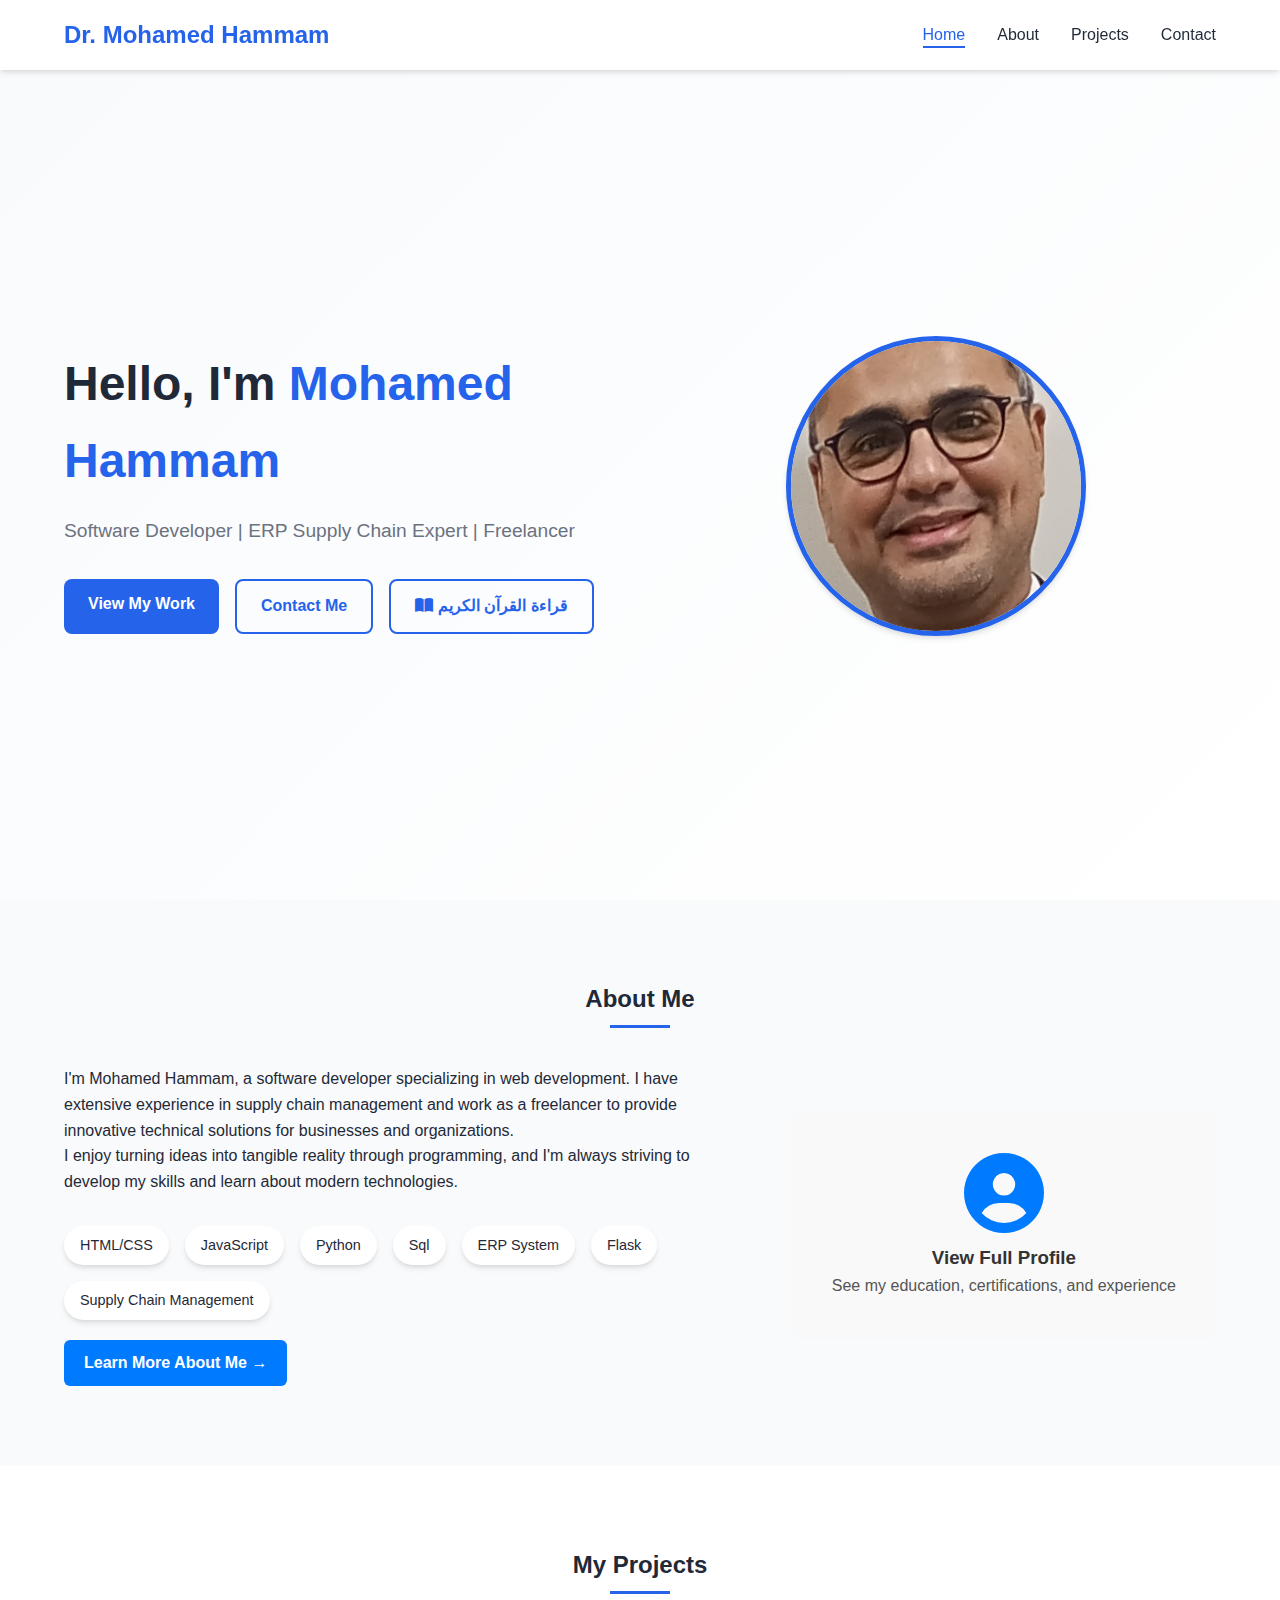
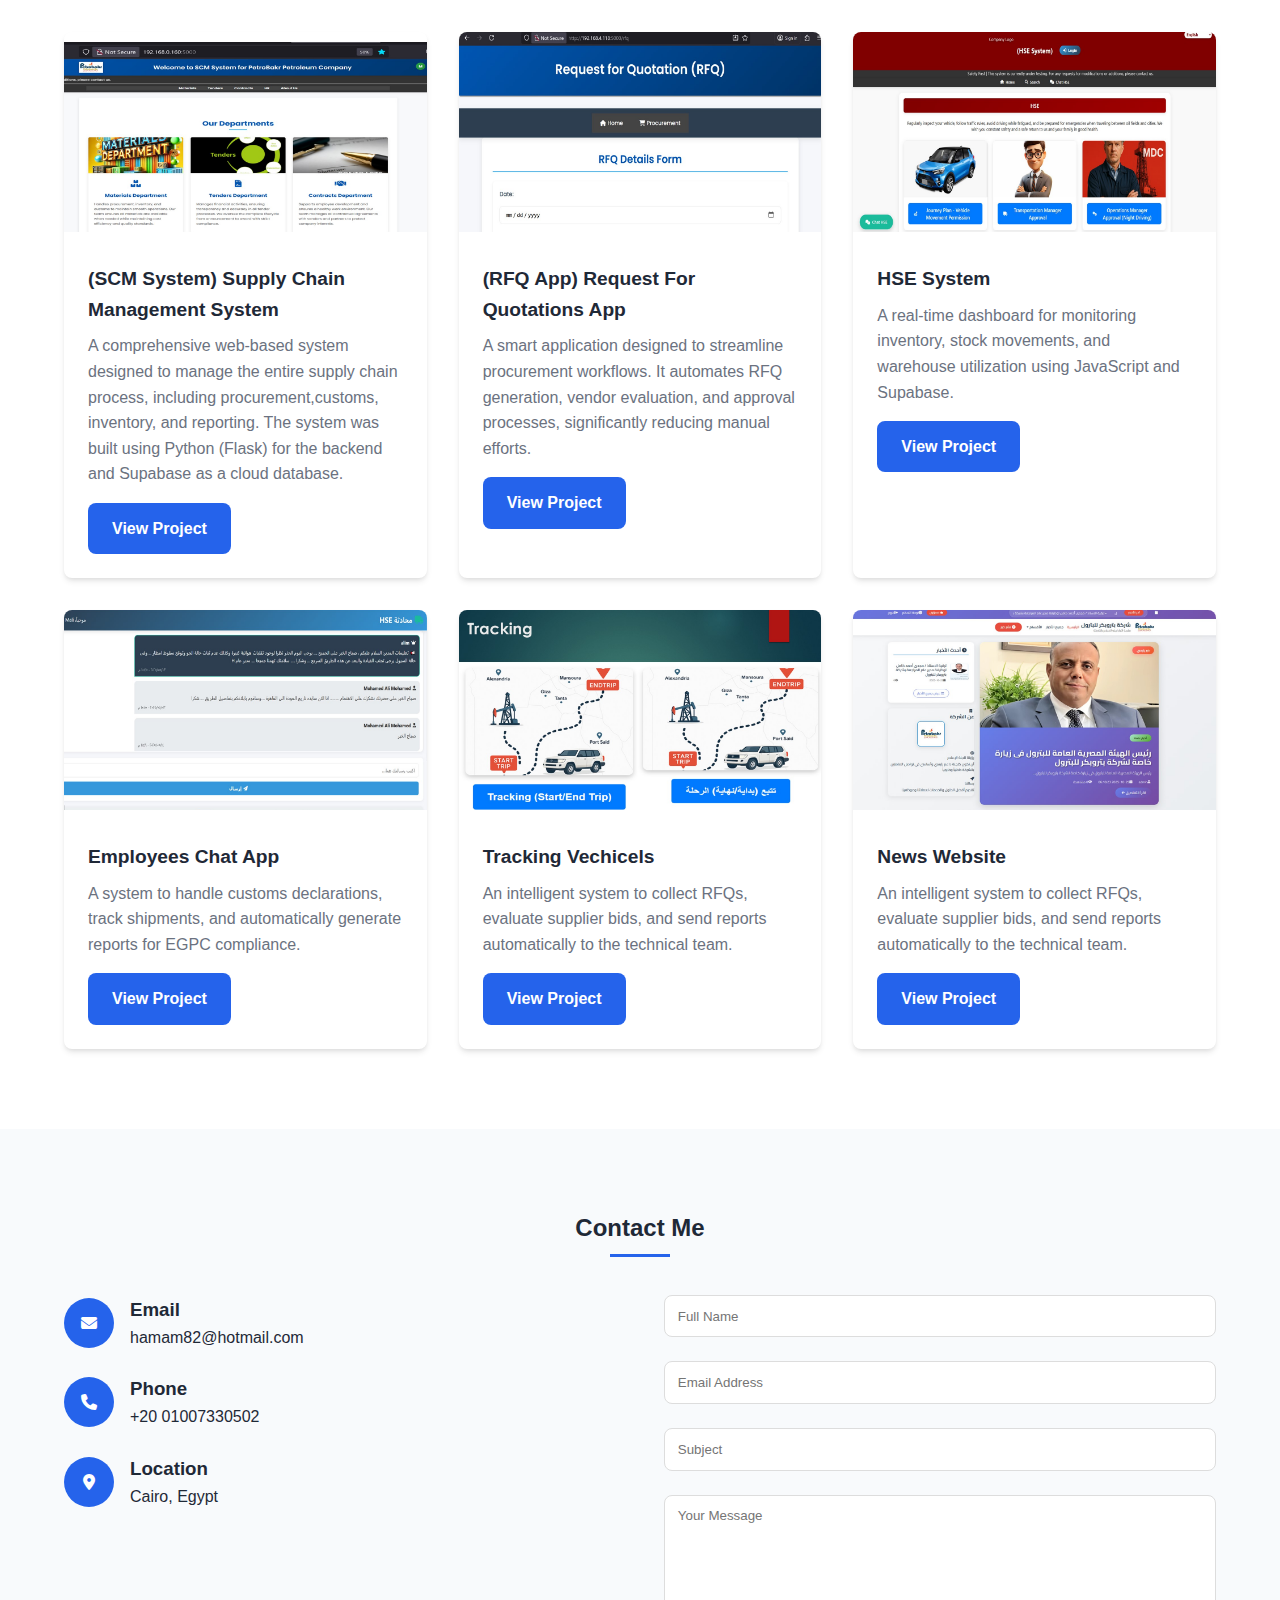
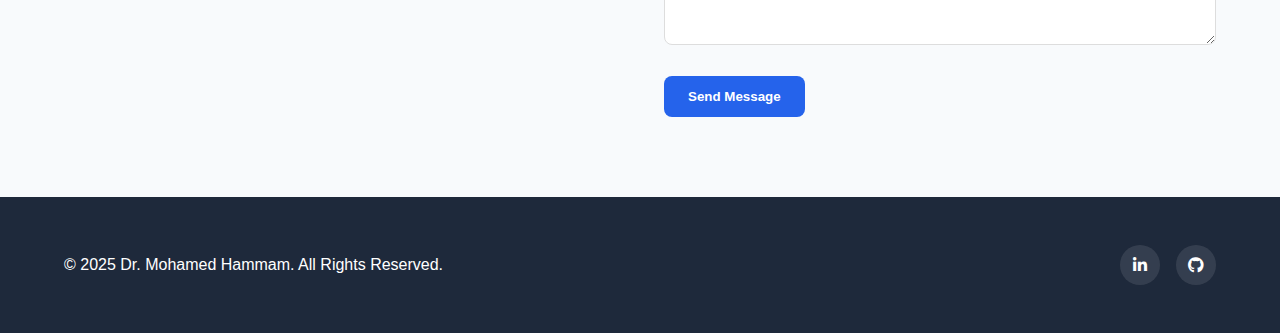
<file: index.html>
<!DOCTYPE html>
<html lang="en">

<head>
  <meta charset="UTF-8">
  <meta name="viewport" content="width=device-width, initial-scale=1.0">
  <title>Dr. Mohamed Hammam's Portfolio</title>
  <link rel="stylesheet" href="https://cdnjs.cloudflare.com/ajax/libs/font-awesome/6.4.0/css/all.min.css">
  <style>
    /* Variables and Basics */
    :root {
      --primary-color: #2563eb;
      --secondary-color: #1e40af;
      --accent-color: #3b82f6;
      --text-color: #1f2937;
      --light-text: #6b7280;
      --bg-color: #ffffff;
      --light-bg: #f8fafc;
      --dark-bg: #1e293b;
      --border-radius: 8px;
      --box-shadow: 0 4px 6px -1px rgba(0, 0, 0, 0.1), 0 2px 4px -1px rgba(0, 0, 0, 0.06);
      --transition: all 0.3s ease;
    }

    * {
      margin: 0;
      padding: 0;
      box-sizing: border-box;
    }

    html {
      scroll-behavior: smooth;
    }

    body {
      font-family: 'Segoe UI', Tahoma, Geneva, Verdana, sans-serif;
      line-height: 1.6;
      color: var(--text-color);
      background-color: var(--bg-color);
    }

    a {
      text-decoration: none;
      color: inherit;
    }

    ul {
      list-style: none;
    }

    .container {
      width: 90%;
      max-width: 1200px;
      margin: 0 auto;
    }

    .section {
      padding: 5rem 0;
    }

    .section-title {
      text-align: center;
      margin-bottom: 3rem;
      position: relative;
    }

    .section-title::after {
      content: '';
      position: absolute;
      bottom: -10px;
      left: 50%;
      transform: translateX(-50%);
      width: 60px;
      height: 3px;
      background-color: var(--primary-color);
    }

    .btn {
      display: inline-block;
      padding: 0.8rem 1.5rem;
      background-color: var(--primary-color);
      color: white;
      border-radius: var(--border-radius);
      font-weight: 600;
      transition: var(--transition);
      border: none;
      cursor: pointer;
    }

    .btn:hover {
      background-color: var(--secondary-color);
      transform: translateY(-2px);
      box-shadow: var(--box-shadow);
    }

    /* Header */
    header {
      background-color: var(--bg-color);
      box-shadow: var(--box-shadow);
      position: fixed;
      width: 100%;
      top: 0;
      z-index: 1000;
    }

    nav {
      display: flex;
      justify-content: space-between;
      align-items: center;
      padding: 1rem 0;
    }

    .logo {
      font-size: 1.5rem;
      font-weight: 700;
      color: var(--primary-color);
    }

    .nav-links {
      display: flex;
      gap: 2rem;
    }

    .nav-links a {
      font-weight: 500;
      transition: var(--transition);
      position: relative;
    }

    .nav-links a:hover,
    .nav-links a.active {
      color: var(--primary-color);
    }

    .nav-links a::after {
      content: '';
      position: absolute;
      bottom: -5px;
      left: 0;
      width: 0;
      height: 2px;
      background-color: var(--primary-color);
      transition: var(--transition);
    }

    .nav-links a:hover::after,
    .nav-links a.active::after {
      width: 100%;
    }

    .hamburger {
      display: none;
      cursor: pointer;
      font-size: 1.5rem;
    }

    /* Hero Section */
    .hero {
      min-height: 100vh;
      display: flex;
      align-items: center;
      background: linear-gradient(135deg, var(--light-bg) 0%, var(--bg-color) 100%);
      padding-top: 80px;
    }

    .hero-content {
      display: flex;
      align-items: center;
      justify-content: space-between;
      gap: 2rem;
    }

    .hero-text {
      flex: 1;
    }

    .hero-image {
      flex: 1;
      text-align: center;
    }

    .profile-img {
      width: 300px;
      height: 300px;
      border-radius: 50%;
      object-fit: cover;
      border: 5px solid var(--primary-color);
      box-shadow: var(--box-shadow);
    }

    .hero h1 {
      font-size: 3rem;
      margin-bottom: 1rem;
    }

    .hero h1 span {
      color: var(--primary-color);
    }

    .hero p {
      font-size: 1.2rem;
      color: var(--light-text);
      margin-bottom: 2rem;
    }

    .hero-btns {
      display: flex;
      gap: 1rem;
    }

    .btn-outline {
      background-color: transparent;
      border: 2px solid var(--primary-color);
      color: var(--primary-color);
    }

    .btn-outline:hover {
      background-color: var(--primary-color);
      color: white;
    }

    /* About Section */
    .about {
      background-color: var(--light-bg);
    }

    .about-content {
      display: flex;
      align-items: center;
      gap: 3rem;
    }

    .about-text {
      flex: 2;
    }

    .about-image {
      flex: 1;
      text-align: center;
    }

    .about-img {
      width: 100%;
      max-width: 300px;
      border-radius: var(--border-radius);
      box-shadow: var(--box-shadow);
    }

    .skills {
      display: flex;
      flex-wrap: wrap;
      gap: 1rem;
      margin-top: 2rem;
    }

    .skill {
      background-color: var(--bg-color);
      padding: 0.5rem 1rem;
      border-radius: 20px;
      box-shadow: var(--box-shadow);
      font-size: 0.9rem;
    }

    /* Projects Section */
    .projects-container {
      display: grid;
      grid-template-columns: repeat(auto-fill, minmax(300px, 1fr));
      gap: 2rem;
    }

    .project-card {
      background-color: var(--bg-color);
      border-radius: var(--border-radius);
      overflow: hidden;
      box-shadow: var(--box-shadow);
      transition: var(--transition);
    }

    .project-card:hover {
      transform: translateY(-5px);
      box-shadow: 0 10px 15px -3px rgba(0, 0, 0, 0.1), 0 4px 6px -2px rgba(0, 0, 0, 0.05);
    }

    .project-img {
      width: 100%;
      height: 200px;
      object-fit: cover;
    }

    .project-info {
      padding: 1.5rem;
    }

    .project-title {
      font-size: 1.2rem;
      margin-bottom: 0.5rem;
    }

    .project-description {
      color: var(--light-text);
      margin-bottom: 1rem;
    }

    .project-tags {
      display: flex;
      flex-wrap: wrap;
      gap: 0.5rem;
      margin-bottom: 1rem;
    }

    .tag {
      background-color: var(--light-bg);
      padding: 0.3rem 0.7rem;
      border-radius: 15px;
      font-size: 0.8rem;
    }

    /* Contact Section */
    .contact {
      background-color: var(--light-bg);
    }

    .contact-content {
      display: flex;
      gap: 3rem;
    }

    .contact-info {
      flex: 1;
    }

    .contact-form {
      flex: 1;
    }

    .contact-item {
      display: flex;
      align-items: center;
      margin-bottom: 1.5rem;
    }

    .contact-icon {
      width: 50px;
      height: 50px;
      background-color: var(--primary-color);
      color: white;
      border-radius: 50%;
      display: flex;
      align-items: center;
      justify-content: center;
      margin-right: 1rem;
    }

    .form-group {
      margin-bottom: 1.5rem;
    }

    .form-control {
      width: 100%;
      padding: 0.8rem;
      border: 1px solid #ddd;
      border-radius: var(--border-radius);
      font-family: inherit;
    }

    textarea.form-control {
      min-height: 150px;
      resize: vertical;
    }

    /* Footer */
    footer {
      background-color: var(--dark-bg);
      color: white;
      padding: 3rem 0;
    }

    .footer-content {
      display: flex;
      justify-content: space-between;
      align-items: center;
    }

    .social-links {
      display: flex;
      gap: 1rem;
    }

    .social-link {
      width: 40px;
      height: 40px;
      background-color: rgba(255, 255, 255, 0.1);
      border-radius: 50%;
      display: flex;
      align-items: center;
      justify-content: center;
      transition: var(--transition);
    }

    .social-link:hover {
      background-color: var(--primary-color);
      transform: translateY(-3px);
    }

    /* Responsive Design */
    @media (max-width: 992px) {

      .hero-content,
      .about-content,
      .contact-content {
        flex-direction: column;
      }

      .hero-image,
      .about-image {
        order: -1;
      }

      .hero h1 {
        font-size: 2.5rem;
      }
    }

    @media (max-width: 768px) {
      .nav-links {
        position: fixed;
        top: 70px;
        right: -100%;
        flex-direction: column;
        background-color: var(--bg-color);
        width: 80%;
        height: calc(100vh - 70px);
        padding: 2rem;
        box-shadow: var(--box-shadow);
        transition: var(--transition);
      }

      .nav-links.active {
        right: 0;
      }

      .hamburger {
        display: block;
      }

      .hero h1 {
        font-size: 2rem;
      }

      .hero-btns {
        flex-direction: column;
        align-items: flex-start;
      }

      .footer-content {
        flex-direction: column;
        gap: 1.5rem;
        text-align: center;
      }
    }

    @media (max-width: 576px) {
      .section {
        padding: 3rem 0;
      }

      .hero h1 {
        font-size: 1.8rem;
      }

      .profile-img {
        width: 250px;
        height: 250px;
      }
    }
  </style>
</head>

<body>
  <!-- Header -->
  <header>
    <div class="container">
      <nav>
        <a href="#" class="logo">Dr. Mohamed Hammam</a>
        <ul class="nav-links">
          <li><a href="#home" class="active">Home</a></li>
          <li><a href="#about">About</a></li>
          <li><a href="#projects">Projects</a></li>
          <li><a href="#contact">Contact</a></li>
        </ul>
        <div class="hamburger">
          <i class="fas fa-bars"></i>
        </div>
      </nav>
    </div>
  </header>

  <!-- Hero Section -->
  <section class="hero" id="home">
    <div class="container">
      <div class="hero-content">
        <div class="hero-text">
          <h1>Hello, I'm <span>Mohamed Hammam</span></h1>
          <p>Software Developer | ERP Supply Chain Expert | Freelancer</p>
          <div class="hero-btns">
            <a href="#projects" class="btn">View My Work</a>
            <a href="#contact" class="btn btn-outline">Contact Me</a>
            <a href="quran_reading.html" class="btn btn-outline">
              <i class="fas fa-book-open me-2"></i> قراءة القرآن الكريم
            </a>
          </div>
        </div>
        <div class="hero-image">
          <img src="assets/img/hammam.jpg" alt="Mohamed's Photo" class="profile-img">
        </div>
      </div>
    </div>
  </section>

  <!-- About Section -->
  <section class="section about" id="about">
    <div class="container">
      <h2 class="section-title">About Me</h2>
      <div class="about-content">
        <div class="about-text">
          <p>I'm Mohamed Hammam, a software developer specializing in web development. I have extensive
            experience in supply chain management and work as a freelancer to provide innovative technical solutions for
            businesses and organizations.</p>
          <p>I enjoy turning ideas into tangible reality through programming, and I'm always striving to develop my
            skills and learn about modern technologies.</p>
          <div class="skills">
            <span class="skill">HTML/CSS</span>
            <span class="skill">JavaScript</span>
            <span class="skill">Python</span>
            <span class="skill">Sql</span>
            <span class="skill">ERP System </span>
            <span class="skill">Flask</span>
            <span class="skill">Supply Chain Management</span>
          </div>

          <!-- زر الانتقال إلى صفحة about -->
          <div style="margin-top: 20px;">
            <a href="about.html" class="btn"
              style="padding: 10px 20px; background-color: #007bff; color: #fff; border-radius: 6px; text-decoration: none;">
              Learn More About Me →
            </a>
          </div>
        </div>

        <!-- بدلاً من الصورة، وضعنا رابط مباشر واضح -->
        <div class="about-link-box"
          style="display: flex; align-items: center; justify-content: center; background: #f9f9f9; border-radius: 10px; padding: 40px;">
          <a href="about.html" class="about-link" style="text-align: center; text-decoration: none;">
            <i class="fas fa-user-circle" style="font-size: 80px; color: #007bff;"></i>
            <h3 style="margin-top: 10px; color: #333;">View Full Profile</h3>
            <p style="color: #555;">See my education, certifications, and experience</p>
          </a>
        </div>
      </div>
    </div>
  </section>



  <!-- Projects Section -->
  <section class="section projects" id="projects">
    <div class="container">
      <h2 class="section-title">My Projects</h2>
      <div class="projects-container" id="projectsContainer">
        <!-- Projects will be loaded here dynamically -->
      </div>
    </div>
  </section>


  <!-- Contact Section -->
  <section class="section contact" id="contact">
    <div class="container">
      <h2 class="section-title">Contact Me</h2>
      <div class="contact-content">
        <div class="contact-info">
          <div class="contact-item">
            <div class="contact-icon">
              <i class="fas fa-envelope"></i>
            </div>
            <div>
              <h3>Email</h3>
              <p>hamam82@hotmail.com</p>
            </div>
          </div>
          <div class="contact-item">
            <div class="contact-icon">
              <i class="fas fa-phone"></i>
            </div>
            <div>
              <h3>Phone</h3>
              <p>+20 01007330502</p>
            </div>
          </div>
          <div class="contact-item">
            <div class="contact-icon">
              <i class="fas fa-map-marker-alt"></i>
            </div>
            <div>
              <h3>Location</h3>
              <p>Cairo, Egypt</p>
            </div>
          </div>
        </div>
        <div class="contact-form">
          <form>
            <div class="form-group">
              <input type="text" class="form-control" placeholder="Full Name" required>
            </div>
            <div class="form-group">
              <input type="email" class="form-control" placeholder="Email Address" required>
            </div>
            <div class="form-group">
              <input type="text" class="form-control" placeholder="Subject" required>
            </div>
            <div class="form-group">
              <textarea class="form-control" placeholder="Your Message" required></textarea>
            </div>
            <button type="submit" class="btn">Send Message</button>
          </form>
        </div>
      </div>
    </div>
  </section>


  <!-- Footer -->
  <footer>
    <div class="container">
      <div class="footer-content">
        <p>© 2025 Dr. Mohamed Hammam. All Rights Reserved.</p>
        <div class="social-links">
          <a href="www.linkedin.com/in/mohamed-h-042b43106" class="social-link"><i class="fab fa-linkedin-in"></i></a>
          <a href="#" class="social-link"><i class="fab fa-github"></i></a>
        </div>
      </div>
    </div>
  </footer>

  <script>
    // Mobile menu toggle
    const hamburger = document.querySelector('.hamburger');
    const navLinks = document.querySelector('.nav-links');

    hamburger.addEventListener('click', () => {
      navLinks.classList.toggle('active');
    });

    // Close menu when clicking on a link
    document.querySelectorAll('.nav-links a').forEach(link => {
      link.addEventListener('click', () => {
        navLinks.classList.remove('active');
      });
    });

    // Smooth scrolling for anchor links
    document.querySelectorAll('a[href^="#"]').forEach(anchor => {
      anchor.addEventListener('click', function (e) {
        e.preventDefault();

        const targetId = this.getAttribute('href');
        if (targetId === '#') return;

        const targetElement = document.querySelector(targetId);
        if (targetElement) {
          window.scrollTo({
            top: targetElement.offsetTop - 80,
            behavior: 'smooth'
          });
        }
      });
    });

    // Header shadow on scroll
    window.addEventListener('scroll', () => {
      const header = document.querySelector('header');
      if (window.scrollY > 100) {
        header.style.boxShadow = '0 4px 6px -1px rgba(0, 0, 0, 0.1), 0 2px 4px -1px rgba(0, 0, 0, 0.06)';
      } else {
        header.style.boxShadow = 'none';
      }
    });

    // Load projects dynamically
    document.addEventListener("DOMContentLoaded", () => {
      const container = document.getElementById("projectsContainer");

      // Sample projects data (in a real scenario, this would come from an external JSON file)
      const projects = [
        {
          "id": 1,
          "title": "(SCM System) Supply Chain Management System",
          "description": "A comprehensive web-based system designed to manage the entire supply chain process, including procurement,customs, inventory, and reporting. The system was built using Python (Flask) for the backend and Supabase as a cloud database.",
          "detailedDescription": "This system revolutionizes supply chain operations by providing real-time visibility into inventory levels, automated procurement workflows, and comprehensive reporting dashboards. It reduces manual data entry by 60% and improves decision-making through data analytics.",
          "image": "assets/img/project1.jpg",
          "link": "projects/project1.html",
          "technologies": ["Python", "Flask", "Supabase", "HTML", "CSS", "JavaScript", "Bootstrap"],
          "features": [
            "Procurement requests and purchase order tracking",
            "Inventory management with minimum/maximum levels",
            "Customs declaration and clearance tracking",
            "Automated reporting dashboard with analytics"
          ],
          "githubLink": "https://github.com/yourusername/supply-chain-system",
          "liveDemoLink": "https://your-demo-link.herokuapp.com",
          "category": "Full Stack",
          "status": "Completed",
          "completionDate": "2024-03-15"
        },
        {
          "id": 2,
          "title": "(RFQ App) Request For Quotations App",
          "description": "A smart application designed to streamline procurement workflows. It automates RFQ generation, vendor evaluation, and approval processes, significantly reducing manual efforts.",
          "detailedDescription": "This application transforms traditional procurement processes by automating repetitive tasks, enabling faster decision-making, and providing comprehensive vendor performance analytics. It has helped clients reduce procurement cycle times by 40%.",
          "image": "assets/img/rfq.jpg",
          "link": "projects/project2.html",
          "technologies": ["Python", "Flask", "Supabase", "jQuery", "PDFKit", "Email Integration"],
          "features": [
            "RFQ creation and automated emailing to suppliers",
            "Vendor comparison and technical evaluation modules",
            "PDF report generation for management approval",
            "Integration with Supabase for data storage and analytics"
          ],
          "githubLink": "https://github.com/yourusername/procurement-automation",
          "liveDemoLink": "https://procurement-demo.vercel.app",
          "category": "Backend",
          "status": "Completed",
          "completionDate": "2024-02-28"
        },
        {
          "id": 3,
          "title": "HSE System",
          "description": "A real-time dashboard for monitoring inventory, stock movements, and warehouse utilization using JavaScript and Supabase.",
          "detailedDescription": "This dashboard provides warehouse managers with instant visibility into inventory levels across multiple locations. It features predictive analytics for stock replenishment and integrates with barcode scanning systems for efficient stock management.",
          "image": "assets/img/jp.jpg",
          "link": "projects/project3.html",
          "technologies": ["JavaScript", "React", "Supabase", "Chart.js", "REST API"],
          "features": [
            "Real-time inventory tracking across multiple warehouses",
            "Stock movement history and analytics",
            "Automated low stock alerts",
            "Barcode integration for quick stock updates"
          ],
          "githubLink": "https://github.com/yourusername/inventory-dashboard",
          "liveDemoLink": "https://inventory-tracker.netlify.app",
          "category": "Frontend",
          "status": "Completed",
          "completionDate": "2024-01-20"
        },
        {
          "id": 4,
          "title": "Employees Chat App",
          "description": "A system to handle customs declarations, track shipments, and automatically generate reports for EGPC compliance.",
          "detailedDescription": "This specialized system simplifies the complex process of customs clearance by automating documentation, tracking shipment status in real-time, and ensuring compliance with international trade regulations. It reduces clearance time by 50% on average.",
          "image": "assets/img/chat.jpg",
          "link": "projects/project4.html",
          "technologies": ["Python", "Django", "PostgreSQL", "Docker", "REST API"],
          "features": [
            "Automated customs documentation generation",
            "Real-time shipment tracking and status updates",
            "Compliance checking with international regulations",
            "EGPC report generation and submission"
          ],
          "githubLink": "https://github.com/yourusername/customs-clearance",
          "liveDemoLink": "https://customs-manager.herokuapp.com",
          "category": "Full Stack",
          "status": "In Progress",
          "completionDate": "2024-06-30"
        },
        {
          "id": 5,
          "title": "Tracking Vechicels",
          "description": "An intelligent system to collect RFQs, evaluate supplier bids, and send reports automatically to the technical team.",
          "detailedDescription": "This platform streamlines the Request for Quotation process by providing a centralized system for RFQ management, automated bid evaluation, and comprehensive supplier performance tracking. It enhances transparency and reduces procurement costs.",
          "image": "assets/img/tracking.jpg",
          "link": "projects/project5.html",
          "technologies": ["Vue.js", "Node.js", "MongoDB", "Express", "WebSockets"],
          "features": [
            "Centralized RFQ creation and management",
            "Automated supplier bid evaluation and scoring",
            "Real-time notification system",
            "Supplier performance analytics and reporting"
          ],
          "githubLink": "https://github.com/yourusername/rfq-platform",
          "liveDemoLink": "https://rfq-platform.demo.com",
          "category": "Full Stack",
          "status": "Completed",
          "completionDate": "2023-12-10"
        },
        {
          "id": 5,
          "title": "News Website",
          "description": "An intelligent system to collect RFQs, evaluate supplier bids, and send reports automatically to the technical team.",
          "detailedDescription": "This platform streamlines the Request for Quotation process by providing a centralized system for RFQ management, automated bid evaluation, and comprehensive supplier performance tracking. It enhances transparency and reduces procurement costs.",
          "image": "assets/img/news.jpg",
          "link": "projects/project5.html",
          "technologies": ["Vue.js", "Node.js", "MongoDB", "Express", "WebSockets"],
          "features": [
            "Centralized RFQ creation and management",
            "Automated supplier bid evaluation and scoring",
            "Real-time notification system",
            "Supplier performance analytics and reporting"
          ],
          "githubLink": "https://github.com/yourusername/rfq-platform",
          "liveDemoLink": "https://rfq-platform.demo.com",
          "category": "Full Stack",
          "status": "Completed",
          "completionDate": "2023-12-10"
        }
      ];

      // In a real implementation, you would fetch from a JSON file:
      // fetch("data/projects.json")
      //   .then(response => {
      //     if (!response.ok) throw new Error("Failed to load projects data");
      //     return response.json();
      //   })
      //   .then(projects => {
      projects.forEach(project => {
        const card = document.createElement("div");
        card.className = "project-card";
        card.innerHTML = `
              <img src="${project.image}" alt="${project.title}" class="project-img">
              <div class="project-info">
                <h3 class="project-title">${project.title}</h3>
                <p class="project-description">${project.description}</p>
                <a href="${project.link}" class="btn">View Project</a>
              </div>
            `;
        container.appendChild(card);
      });
      //   })
      //   .catch(error => {
      //     container.innerHTML = `<p style="color:red;">Error loading projects: ${error.message}</p>`;
      //   });
    });
  </script>
</body>

</html>
</file>
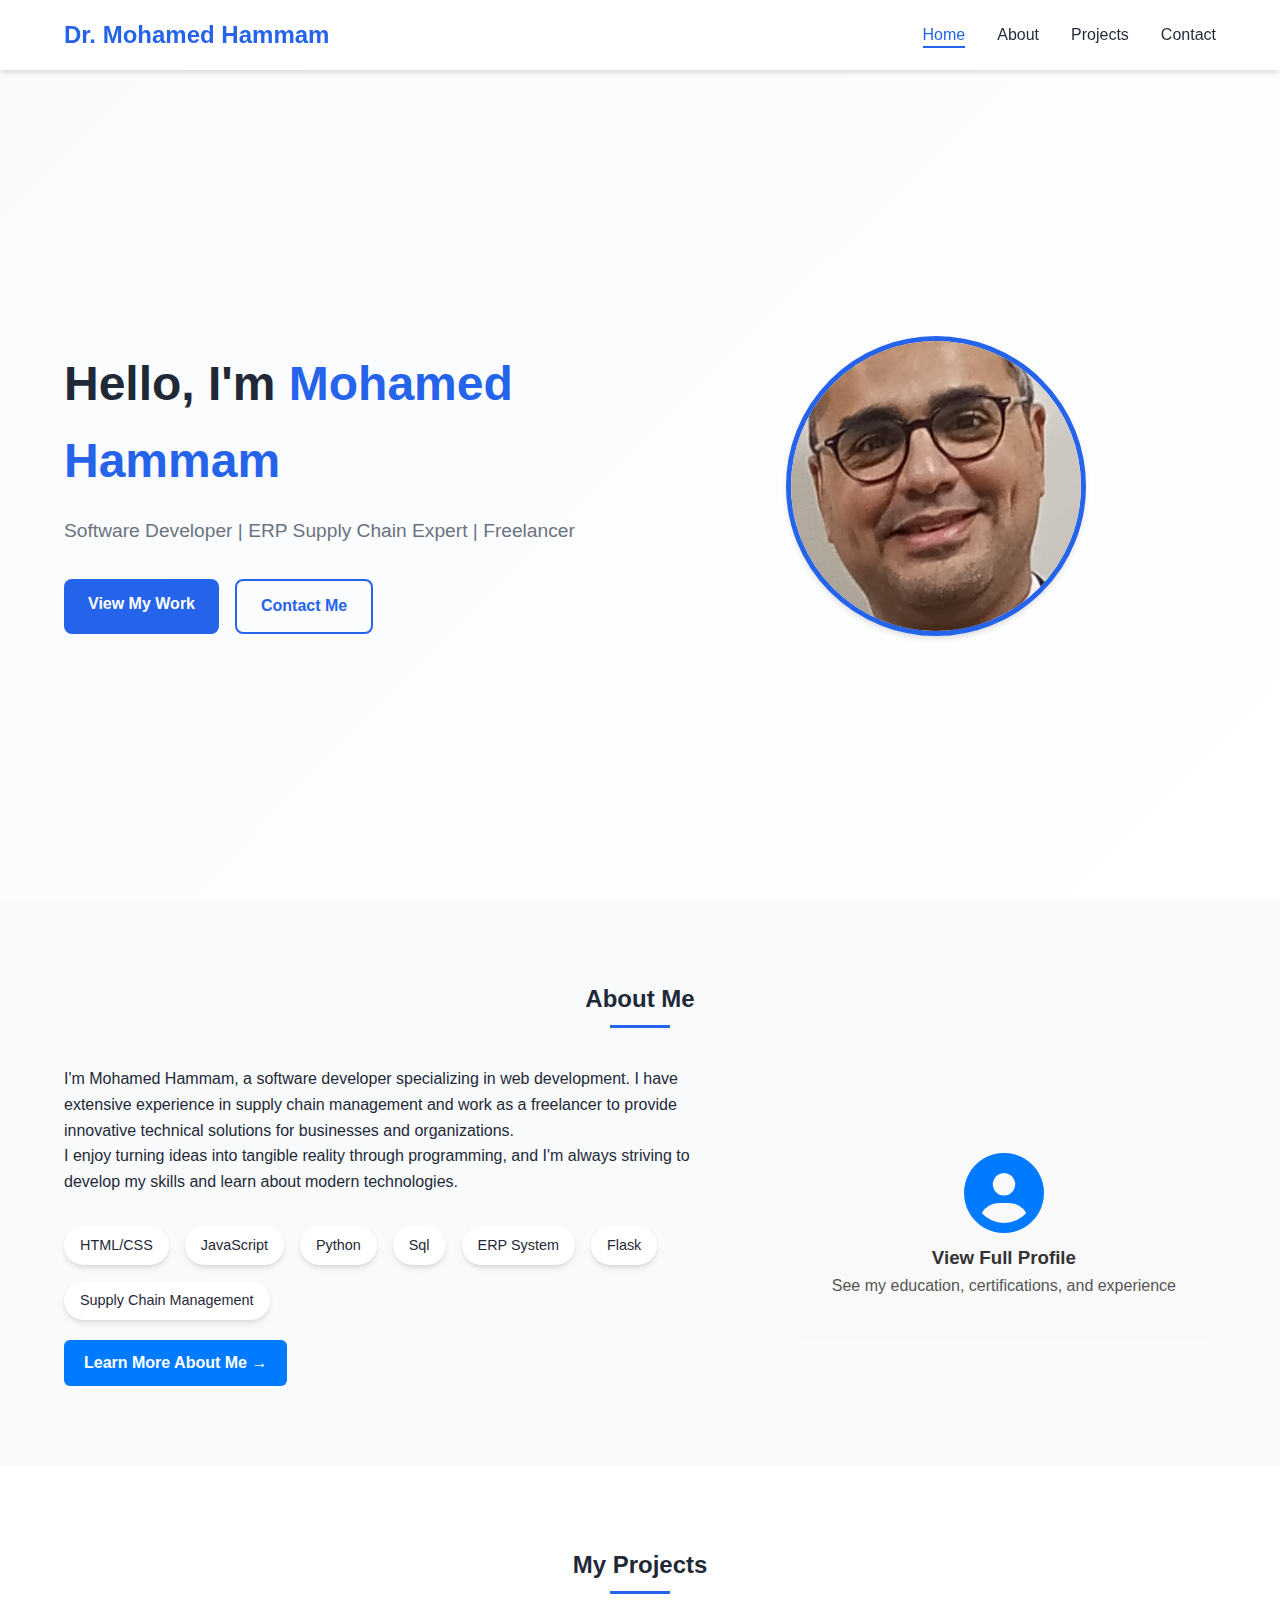
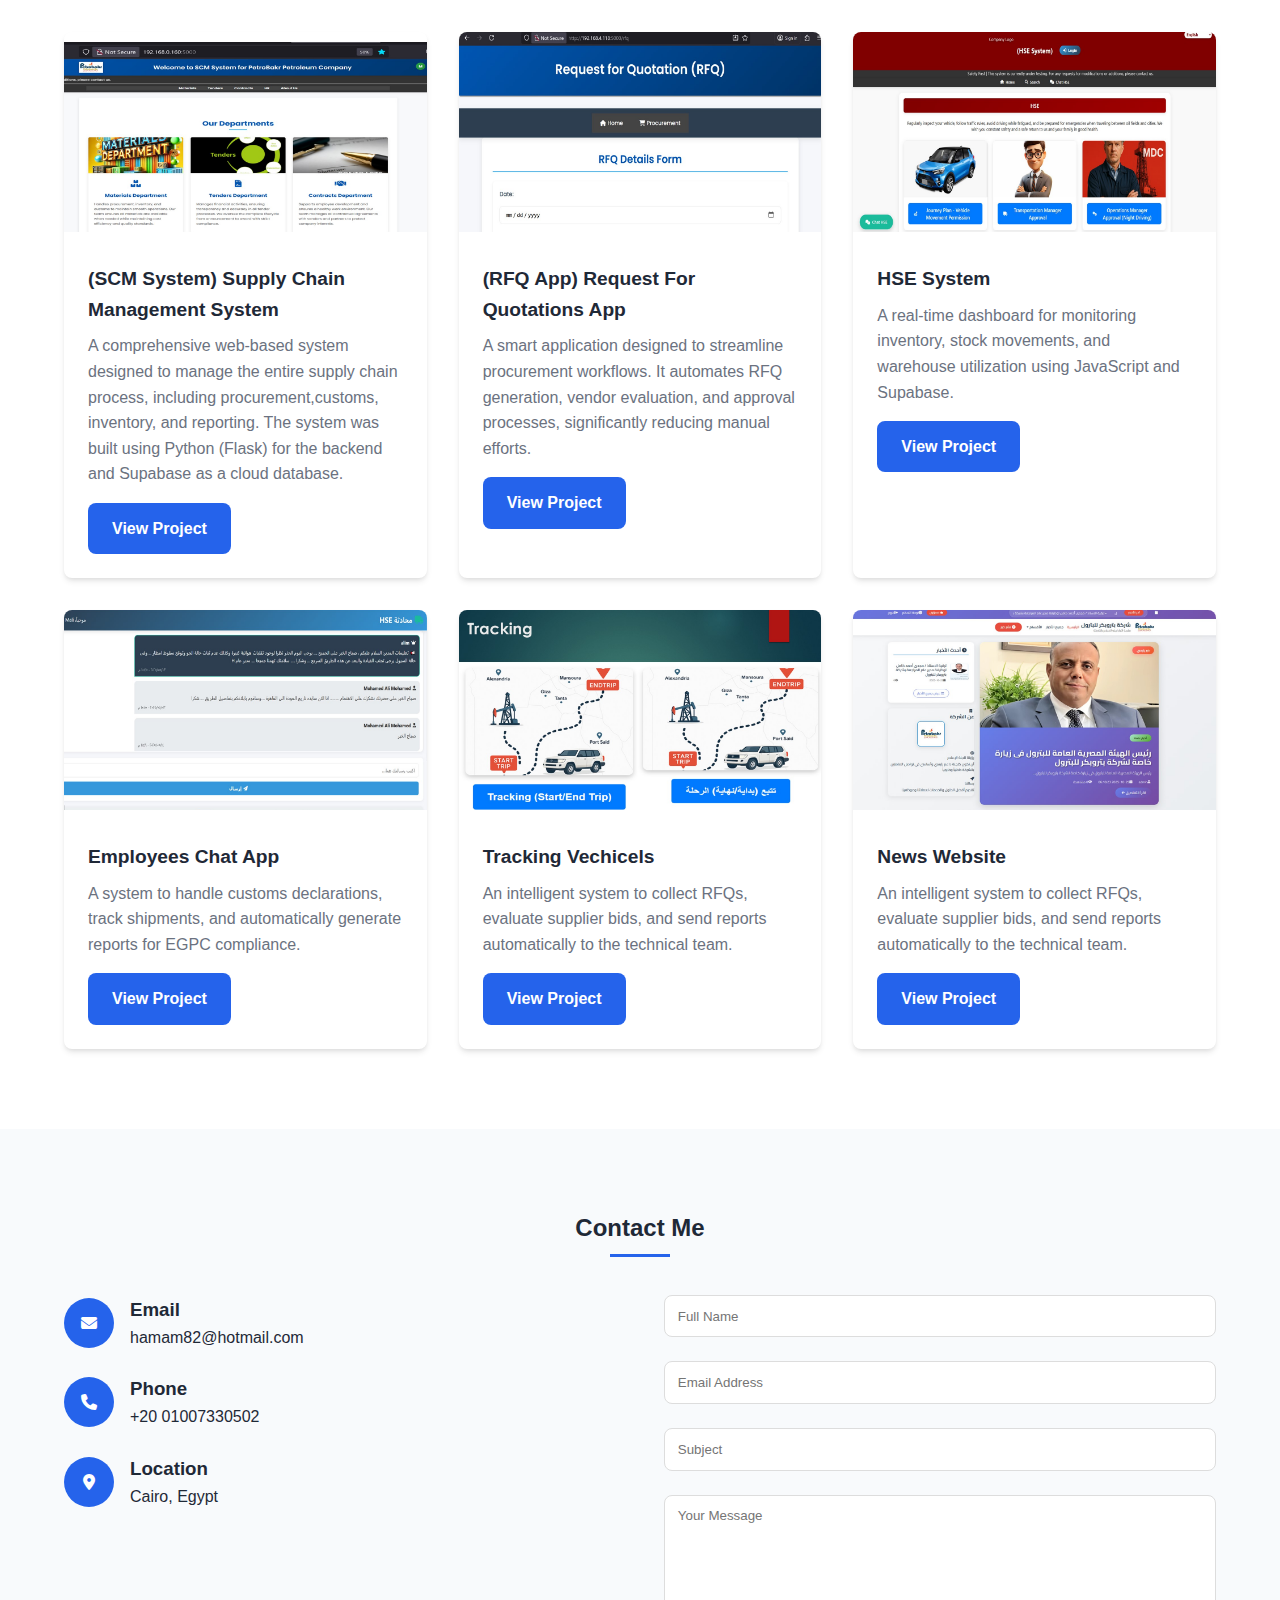
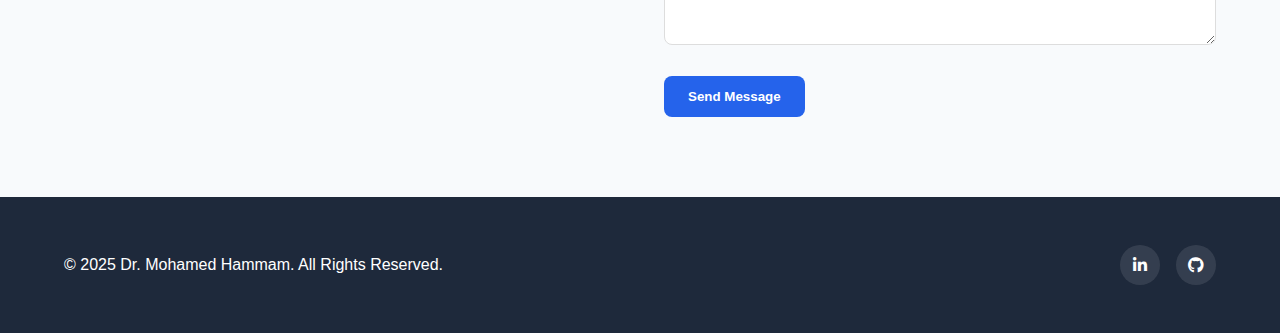
<file: portfolio/index.html>
<!DOCTYPE html>
<html lang="en">

<head>
  <meta charset="UTF-8">
  <meta name="viewport" content="width=device-width, initial-scale=1.0">
  <title>Dr. Mohamed Hammam's Portfolio</title>
  <link rel="stylesheet" href="https://cdnjs.cloudflare.com/ajax/libs/font-awesome/6.4.0/css/all.min.css">
  <style>
    /* Variables and Basics */
    :root {
      --primary-color: #2563eb;
      --secondary-color: #1e40af;
      --accent-color: #3b82f6;
      --text-color: #1f2937;
      --light-text: #6b7280;
      --bg-color: #ffffff;
      --light-bg: #f8fafc;
      --dark-bg: #1e293b;
      --border-radius: 8px;
      --box-shadow: 0 4px 6px -1px rgba(0, 0, 0, 0.1), 0 2px 4px -1px rgba(0, 0, 0, 0.06);
      --transition: all 0.3s ease;
    }

    * {
      margin: 0;
      padding: 0;
      box-sizing: border-box;
    }

    html {
      scroll-behavior: smooth;
    }

    body {
      font-family: 'Segoe UI', Tahoma, Geneva, Verdana, sans-serif;
      line-height: 1.6;
      color: var(--text-color);
      background-color: var(--bg-color);
    }

    a {
      text-decoration: none;
      color: inherit;
    }

    ul {
      list-style: none;
    }

    .container {
      width: 90%;
      max-width: 1200px;
      margin: 0 auto;
    }

    .section {
      padding: 5rem 0;
    }

    .section-title {
      text-align: center;
      margin-bottom: 3rem;
      position: relative;
    }

    .section-title::after {
      content: '';
      position: absolute;
      bottom: -10px;
      left: 50%;
      transform: translateX(-50%);
      width: 60px;
      height: 3px;
      background-color: var(--primary-color);
    }

    .btn {
      display: inline-block;
      padding: 0.8rem 1.5rem;
      background-color: var(--primary-color);
      color: white;
      border-radius: var(--border-radius);
      font-weight: 600;
      transition: var(--transition);
      border: none;
      cursor: pointer;
    }

    .btn:hover {
      background-color: var(--secondary-color);
      transform: translateY(-2px);
      box-shadow: var(--box-shadow);
    }

    /* Header */
    header {
      background-color: var(--bg-color);
      box-shadow: var(--box-shadow);
      position: fixed;
      width: 100%;
      top: 0;
      z-index: 1000;
    }

    nav {
      display: flex;
      justify-content: space-between;
      align-items: center;
      padding: 1rem 0;
    }

    .logo {
      font-size: 1.5rem;
      font-weight: 700;
      color: var(--primary-color);
    }

    .nav-links {
      display: flex;
      gap: 2rem;
    }

    .nav-links a {
      font-weight: 500;
      transition: var(--transition);
      position: relative;
    }

    .nav-links a:hover,
    .nav-links a.active {
      color: var(--primary-color);
    }

    .nav-links a::after {
      content: '';
      position: absolute;
      bottom: -5px;
      left: 0;
      width: 0;
      height: 2px;
      background-color: var(--primary-color);
      transition: var(--transition);
    }

    .nav-links a:hover::after,
    .nav-links a.active::after {
      width: 100%;
    }

    .hamburger {
      display: none;
      cursor: pointer;
      font-size: 1.5rem;
    }

    /* Hero Section */
    .hero {
      min-height: 100vh;
      display: flex;
      align-items: center;
      background: linear-gradient(135deg, var(--light-bg) 0%, var(--bg-color) 100%);
      padding-top: 80px;
    }

    .hero-content {
      display: flex;
      align-items: center;
      justify-content: space-between;
      gap: 2rem;
    }

    .hero-text {
      flex: 1;
    }

    .hero-image {
      flex: 1;
      text-align: center;
    }

    .profile-img {
      width: 300px;
      height: 300px;
      border-radius: 50%;
      object-fit: cover;
      border: 5px solid var(--primary-color);
      box-shadow: var(--box-shadow);
    }

    .hero h1 {
      font-size: 3rem;
      margin-bottom: 1rem;
    }

    .hero h1 span {
      color: var(--primary-color);
    }

    .hero p {
      font-size: 1.2rem;
      color: var(--light-text);
      margin-bottom: 2rem;
    }

    .hero-btns {
      display: flex;
      gap: 1rem;
    }

    .btn-outline {
      background-color: transparent;
      border: 2px solid var(--primary-color);
      color: var(--primary-color);
    }

    .btn-outline:hover {
      background-color: var(--primary-color);
      color: white;
    }

    /* About Section */
    .about {
      background-color: var(--light-bg);
    }

    .about-content {
      display: flex;
      align-items: center;
      gap: 3rem;
    }

    .about-text {
      flex: 2;
    }

    .about-image {
      flex: 1;
      text-align: center;
    }

    .about-img {
      width: 100%;
      max-width: 300px;
      border-radius: var(--border-radius);
      box-shadow: var(--box-shadow);
    }

    .skills {
      display: flex;
      flex-wrap: wrap;
      gap: 1rem;
      margin-top: 2rem;
    }

    .skill {
      background-color: var(--bg-color);
      padding: 0.5rem 1rem;
      border-radius: 20px;
      box-shadow: var(--box-shadow);
      font-size: 0.9rem;
    }

    /* Projects Section */
    .projects-container {
      display: grid;
      grid-template-columns: repeat(auto-fill, minmax(300px, 1fr));
      gap: 2rem;
    }

    .project-card {
      background-color: var(--bg-color);
      border-radius: var(--border-radius);
      overflow: hidden;
      box-shadow: var(--box-shadow);
      transition: var(--transition);
    }

    .project-card:hover {
      transform: translateY(-5px);
      box-shadow: 0 10px 15px -3px rgba(0, 0, 0, 0.1), 0 4px 6px -2px rgba(0, 0, 0, 0.05);
    }

    .project-img {
      width: 100%;
      height: 200px;
      object-fit: cover;
    }

    .project-info {
      padding: 1.5rem;
    }

    .project-title {
      font-size: 1.2rem;
      margin-bottom: 0.5rem;
    }

    .project-description {
      color: var(--light-text);
      margin-bottom: 1rem;
    }

    .project-tags {
      display: flex;
      flex-wrap: wrap;
      gap: 0.5rem;
      margin-bottom: 1rem;
    }

    .tag {
      background-color: var(--light-bg);
      padding: 0.3rem 0.7rem;
      border-radius: 15px;
      font-size: 0.8rem;
    }

    /* Contact Section */
    .contact {
      background-color: var(--light-bg);
    }

    .contact-content {
      display: flex;
      gap: 3rem;
    }

    .contact-info {
      flex: 1;
    }

    .contact-form {
      flex: 1;
    }

    .contact-item {
      display: flex;
      align-items: center;
      margin-bottom: 1.5rem;
    }

    .contact-icon {
      width: 50px;
      height: 50px;
      background-color: var(--primary-color);
      color: white;
      border-radius: 50%;
      display: flex;
      align-items: center;
      justify-content: center;
      margin-right: 1rem;
    }

    .form-group {
      margin-bottom: 1.5rem;
    }

    .form-control {
      width: 100%;
      padding: 0.8rem;
      border: 1px solid #ddd;
      border-radius: var(--border-radius);
      font-family: inherit;
    }

    textarea.form-control {
      min-height: 150px;
      resize: vertical;
    }

    /* Footer */
    footer {
      background-color: var(--dark-bg);
      color: white;
      padding: 3rem 0;
    }

    .footer-content {
      display: flex;
      justify-content: space-between;
      align-items: center;
    }

    .social-links {
      display: flex;
      gap: 1rem;
    }

    .social-link {
      width: 40px;
      height: 40px;
      background-color: rgba(255, 255, 255, 0.1);
      border-radius: 50%;
      display: flex;
      align-items: center;
      justify-content: center;
      transition: var(--transition);
    }

    .social-link:hover {
      background-color: var(--primary-color);
      transform: translateY(-3px);
    }

    /* Responsive Design */
    @media (max-width: 992px) {

      .hero-content,
      .about-content,
      .contact-content {
        flex-direction: column;
      }

      .hero-image,
      .about-image {
        order: -1;
      }

      .hero h1 {
        font-size: 2.5rem;
      }
    }

    @media (max-width: 768px) {
      .nav-links {
        position: fixed;
        top: 70px;
        right: -100%;
        flex-direction: column;
        background-color: var(--bg-color);
        width: 80%;
        height: calc(100vh - 70px);
        padding: 2rem;
        box-shadow: var(--box-shadow);
        transition: var(--transition);
      }

      .nav-links.active {
        right: 0;
      }

      .hamburger {
        display: block;
      }

      .hero h1 {
        font-size: 2rem;
      }

      .hero-btns {
        flex-direction: column;
        align-items: flex-start;
      }

      .footer-content {
        flex-direction: column;
        gap: 1.5rem;
        text-align: center;
      }
    }

    @media (max-width: 576px) {
      .section {
        padding: 3rem 0;
      }

      .hero h1 {
        font-size: 1.8rem;
      }

      .profile-img {
        width: 250px;
        height: 250px;
      }
    }
  </style>
</head>

<body>
  <!-- Header -->
  <header>
    <div class="container">
      <nav>
        <a href="#" class="logo">Dr. Mohamed Hammam</a>
        <ul class="nav-links">
          <li><a href="#home" class="active">Home</a></li>
          <li><a href="#about">About</a></li>
          <li><a href="#projects">Projects</a></li>
          <li><a href="#contact">Contact</a></li>
        </ul>
        <div class="hamburger">
          <i class="fas fa-bars"></i>
        </div>
      </nav>
    </div>
  </header>

  <!-- Hero Section -->
  <section class="hero" id="home">
    <div class="container">
      <div class="hero-content">
        <div class="hero-text">
          <h1>Hello, I'm <span>Mohamed Hammam</span></h1>
          <p>Software Developer | ERP Supply Chain Expert | Freelancer</p>
          <div class="hero-btns">
            <a href="#projects" class="btn">View My Work</a>
            <a href="#contact" class="btn btn-outline">Contact Me</a>
          </div>
        </div>
        <div class="hero-image">
          <!-- Add your profile image here -->
          <img src="../assets/img/me.jpg" alt="Mohamed's Photo" class="profile-img">
        </div>
      </div>
    </div>
  </section>

  <!-- About Section -->
  <section class="section about" id="about">
    <div class="container">
      <h2 class="section-title">About Me</h2>
      <div class="about-content">
        <div class="about-text">
          <p>I'm Mohamed Hammam, a software developer specializing in web development. I have extensive
            experience in supply chain management and work as a freelancer to provide innovative technical solutions for
            businesses and organizations.</p>
          <p>I enjoy turning ideas into tangible reality through programming, and I'm always striving to develop my
            skills and learn about modern technologies.</p>
          <div class="skills">
            <span class="skill">HTML/CSS</span>
            <span class="skill">JavaScript</span>
            <span class="skill">Python</span>
            <span class="skill">Sql</span>
            <span class="skill">ERP System </span>
            <span class="skill">Flask</span>
            <span class="skill">Supply Chain Management</span>
          </div>

          <!-- زر الانتقال إلى صفحة about -->
          <div style="margin-top: 20px;">
            <a href="about.html" class="btn"
              style="padding: 10px 20px; background-color: #007bff; color: #fff; border-radius: 6px; text-decoration: none;">
              Learn More About Me →
            </a>
          </div>
        </div>

        <!-- بدلاً من الصورة، وضعنا رابط مباشر واضح -->
        <div class="about-link-box"
          style="display: flex; align-items: center; justify-content: center; background: #f9f9f9; border-radius: 10px; padding: 40px;">
          <a href="about.html" class="about-link" style="text-align: center; text-decoration: none;">
            <i class="fas fa-user-circle" style="font-size: 80px; color: #007bff;"></i>
            <h3 style="margin-top: 10px; color: #333;">View Full Profile</h3>
            <p style="color: #555;">See my education, certifications, and experience</p>
          </a>
        </div>
      </div>
    </div>
  </section>



  <!-- Projects Section -->
  <section class="section projects" id="projects">
    <div class="container">
      <h2 class="section-title">My Projects</h2>
      <div class="projects-container" id="projectsContainer">
        <!-- Projects will be loaded here dynamically -->
      </div>
    </div>
  </section>

  <!-- Contact Section -->
  <section class="section contact" id="contact">
    <div class="container">
      <h2 class="section-title">Contact Me</h2>
      <div class="contact-content">
        <div class="contact-info">
          <div class="contact-item">
            <div class="contact-icon">
              <i class="fas fa-envelope"></i>
            </div>
            <div>
              <h3>Email</h3>
              <p>hamam82@hotmail.com</p>
            </div>
          </div>
          <div class="contact-item">
            <div class="contact-icon">
              <i class="fas fa-phone"></i>
            </div>
            <div>
              <h3>Phone</h3>
              <p>+20 01007330502</p>
            </div>
          </div>
          <div class="contact-item">
            <div class="contact-icon">
              <i class="fas fa-map-marker-alt"></i>
            </div>
            <div>
              <h3>Location</h3>
              <p>Cairo, Egypt</p>
            </div>
          </div>
        </div>
        <div class="contact-form">
          <form>
            <div class="form-group">
              <input type="text" class="form-control" placeholder="Full Name" required>
            </div>
            <div class="form-group">
              <input type="email" class="form-control" placeholder="Email Address" required>
            </div>
            <div class="form-group">
              <input type="text" class="form-control" placeholder="Subject" required>
            </div>
            <div class="form-group">
              <textarea class="form-control" placeholder="Your Message" required></textarea>
            </div>
            <button type="submit" class="btn">Send Message</button>
          </form>
        </div>
      </div>
    </div>
  </section>

  <!-- Footer -->
  <footer>
    <div class="container">
      <div class="footer-content">
        <p>© 2025 Dr. Mohamed Hammam. All Rights Reserved.</p>
        <div class="social-links">
          <a href="www.linkedin.com/in/mohamed-h-042b43106" class="social-link"><i class="fab fa-linkedin-in"></i></a>
          <a href="#" class="social-link"><i class="fab fa-github"></i></a>
        </div>
      </div>
    </div>
  </footer>

  <script>
    // Mobile menu toggle
    const hamburger = document.querySelector('.hamburger');
    const navLinks = document.querySelector('.nav-links');

    hamburger.addEventListener('click', () => {
      navLinks.classList.toggle('active');
    });

    // Close menu when clicking on a link
    document.querySelectorAll('.nav-links a').forEach(link => {
      link.addEventListener('click', () => {
        navLinks.classList.remove('active');
      });
    });

    // Smooth scrolling for anchor links
    document.querySelectorAll('a[href^="#"]').forEach(anchor => {
      anchor.addEventListener('click', function (e) {
        e.preventDefault();

        const targetId = this.getAttribute('href');
        if (targetId === '#') return;

        const targetElement = document.querySelector(targetId);
        if (targetElement) {
          window.scrollTo({
            top: targetElement.offsetTop - 80,
            behavior: 'smooth'
          });
        }
      });
    });

    // Header shadow on scroll
    window.addEventListener('scroll', () => {
      const header = document.querySelector('header');
      if (window.scrollY > 100) {
        header.style.boxShadow = '0 4px 6px -1px rgba(0, 0, 0, 0.1), 0 2px 4px -1px rgba(0, 0, 0, 0.06)';
      } else {
        header.style.boxShadow = 'none';
      }
    });

    // Load projects dynamically
    document.addEventListener("DOMContentLoaded", () => {
      const container = document.getElementById("projectsContainer");

      // Sample projects data (in a real scenario, this would come from an external JSON file)
      const projects = [
        {
          "id": 1,
          "title": "(SCM System) Supply Chain Management System",
          "description": "A comprehensive web-based system designed to manage the entire supply chain process, including procurement,customs, inventory, and reporting. The system was built using Python (Flask) for the backend and Supabase as a cloud database.",
          "detailedDescription": "This system revolutionizes supply chain operations by providing real-time visibility into inventory levels, automated procurement workflows, and comprehensive reporting dashboards. It reduces manual data entry by 60% and improves decision-making through data analytics.",
          "image": "assets/img/project1.jpg",
          "link": "projects/project1.html",
          "technologies": ["Python", "Flask", "Supabase", "HTML", "CSS", "JavaScript", "Bootstrap"],
          "features": [
            "Procurement requests and purchase order tracking",
            "Inventory management with minimum/maximum levels",
            "Customs declaration and clearance tracking",
            "Automated reporting dashboard with analytics"
          ],
          "githubLink": "https://github.com/yourusername/supply-chain-system",
          "liveDemoLink": "https://your-demo-link.herokuapp.com",
          "category": "Full Stack",
          "status": "Completed",
          "completionDate": "2024-03-15"
        },
        {
          "id": 2,
          "title": "(RFQ App) Request For Quotations App",
          "description": "A smart application designed to streamline procurement workflows. It automates RFQ generation, vendor evaluation, and approval processes, significantly reducing manual efforts.",
          "detailedDescription": "This application transforms traditional procurement processes by automating repetitive tasks, enabling faster decision-making, and providing comprehensive vendor performance analytics. It has helped clients reduce procurement cycle times by 40%.",
          "image": "assets/img/rfq.jpg",
          "link": "projects/project2.html",
          "technologies": ["Python", "Flask", "Supabase", "jQuery", "PDFKit", "Email Integration"],
          "features": [
            "RFQ creation and automated emailing to suppliers",
            "Vendor comparison and technical evaluation modules",
            "PDF report generation for management approval",
            "Integration with Supabase for data storage and analytics"
          ],
          "githubLink": "https://github.com/yourusername/procurement-automation",
          "liveDemoLink": "https://procurement-demo.vercel.app",
          "category": "Backend",
          "status": "Completed",
          "completionDate": "2024-02-28"
        },
        {
          "id": 3,
          "title": "HSE System",
          "description": "A real-time dashboard for monitoring inventory, stock movements, and warehouse utilization using JavaScript and Supabase.",
          "detailedDescription": "This dashboard provides warehouse managers with instant visibility into inventory levels across multiple locations. It features predictive analytics for stock replenishment and integrates with barcode scanning systems for efficient stock management.",
          "image": "assets/img/jp.jpg",
          "link": "projects/project3.html",
          "technologies": ["JavaScript", "React", "Supabase", "Chart.js", "REST API"],
          "features": [
            "Real-time inventory tracking across multiple warehouses",
            "Stock movement history and analytics",
            "Automated low stock alerts",
            "Barcode integration for quick stock updates"
          ],
          "githubLink": "https://github.com/yourusername/inventory-dashboard",
          "liveDemoLink": "https://inventory-tracker.netlify.app",
          "category": "Frontend",
          "status": "Completed",
          "completionDate": "2024-01-20"
        },
        {
          "id": 4,
          "title": "Employees Chat App",
          "description": "A system to handle customs declarations, track shipments, and automatically generate reports for EGPC compliance.",
          "detailedDescription": "This specialized system simplifies the complex process of customs clearance by automating documentation, tracking shipment status in real-time, and ensuring compliance with international trade regulations. It reduces clearance time by 50% on average.",
          "image": "assets/img/chat.jpg",
          "link": "projects/project4.html",
          "technologies": ["Python", "Django", "PostgreSQL", "Docker", "REST API"],
          "features": [
            "Automated customs documentation generation",
            "Real-time shipment tracking and status updates",
            "Compliance checking with international regulations",
            "EGPC report generation and submission"
          ],
          "githubLink": "https://github.com/yourusername/customs-clearance",
          "liveDemoLink": "https://customs-manager.herokuapp.com",
          "category": "Full Stack",
          "status": "In Progress",
          "completionDate": "2024-06-30"
        },
        {
          "id": 5,
          "title": "Tracking Vechicels",
          "description": "An intelligent system to collect RFQs, evaluate supplier bids, and send reports automatically to the technical team.",
          "detailedDescription": "This platform streamlines the Request for Quotation process by providing a centralized system for RFQ management, automated bid evaluation, and comprehensive supplier performance tracking. It enhances transparency and reduces procurement costs.",
          "image": "assets/img/tracking.jpg",
          "link": "projects/project5.html",
          "technologies": ["Vue.js", "Node.js", "MongoDB", "Express", "WebSockets"],
          "features": [
            "Centralized RFQ creation and management",
            "Automated supplier bid evaluation and scoring",
            "Real-time notification system",
            "Supplier performance analytics and reporting"
          ],
          "githubLink": "https://github.com/yourusername/rfq-platform",
          "liveDemoLink": "https://rfq-platform.demo.com",
          "category": "Full Stack",
          "status": "Completed",
          "completionDate": "2023-12-10"
        },
        {
          "id": 5,
          "title": "News Website",
          "description": "An intelligent system to collect RFQs, evaluate supplier bids, and send reports automatically to the technical team.",
          "detailedDescription": "This platform streamlines the Request for Quotation process by providing a centralized system for RFQ management, automated bid evaluation, and comprehensive supplier performance tracking. It enhances transparency and reduces procurement costs.",
          "image": "assets/img/news.jpg",
          "link": "projects/project5.html",
          "technologies": ["Vue.js", "Node.js", "MongoDB", "Express", "WebSockets"],
          "features": [
            "Centralized RFQ creation and management",
            "Automated supplier bid evaluation and scoring",
            "Real-time notification system",
            "Supplier performance analytics and reporting"
          ],
          "githubLink": "https://github.com/yourusername/rfq-platform",
          "liveDemoLink": "https://rfq-platform.demo.com",
          "category": "Full Stack",
          "status": "Completed",
          "completionDate": "2023-12-10"
        }
      ];

      // In a real implementation, you would fetch from a JSON file:
      // fetch("data/projects.json")
      //   .then(response => {
      //     if (!response.ok) throw new Error("Failed to load projects data");
      //     return response.json();
      //   })
      //   .then(projects => {
      projects.forEach(project => {
        const card = document.createElement("div");
        card.className = "project-card";
        card.innerHTML = `
              <img src="${project.image}" alt="${project.title}" class="project-img">
              <div class="project-info">
                <h3 class="project-title">${project.title}</h3>
                <p class="project-description">${project.description}</p>
                <a href="${project.link}" class="btn">View Project</a>
              </div>
            `;
        container.appendChild(card);
      });
      //   })
      //   .catch(error => {
      //     container.innerHTML = `<p style="color:red;">Error loading projects: ${error.message}</p>`;
      //   });
    });
  </script>
</body>

</html>
</file>
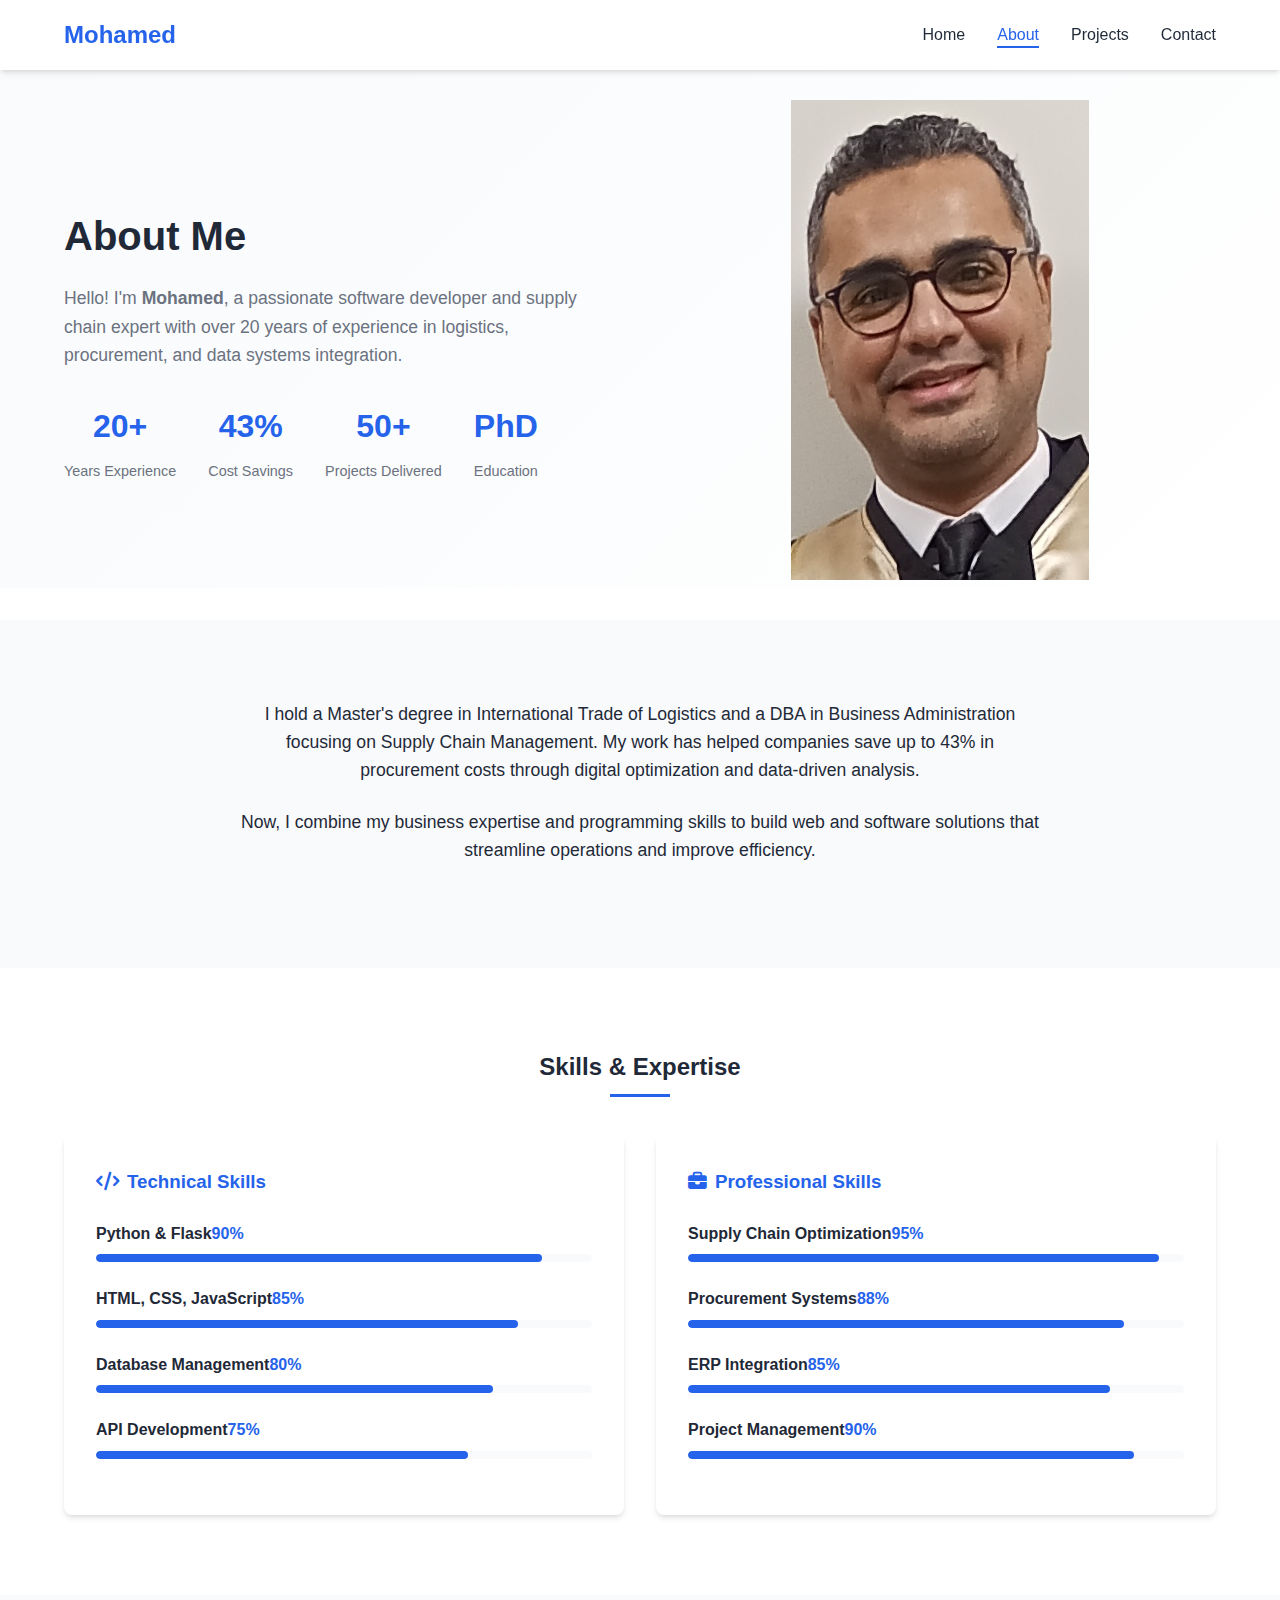
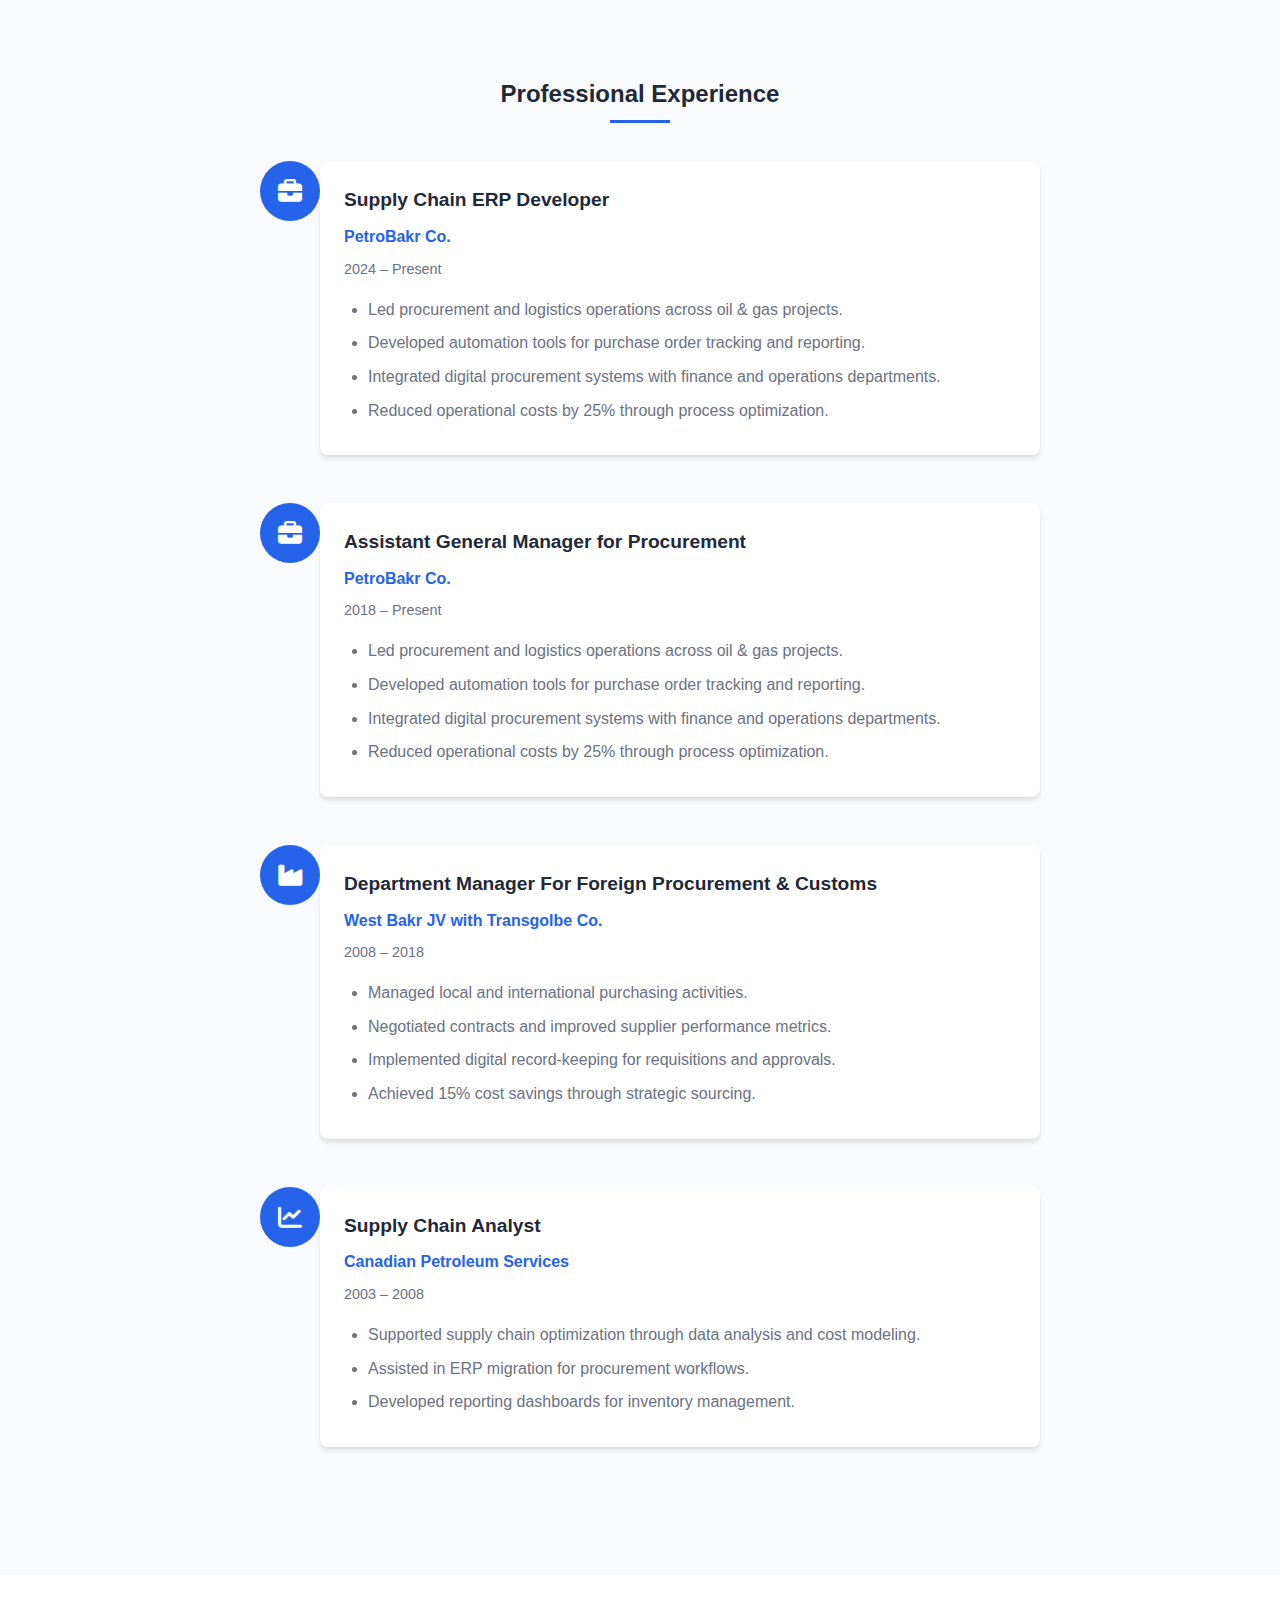
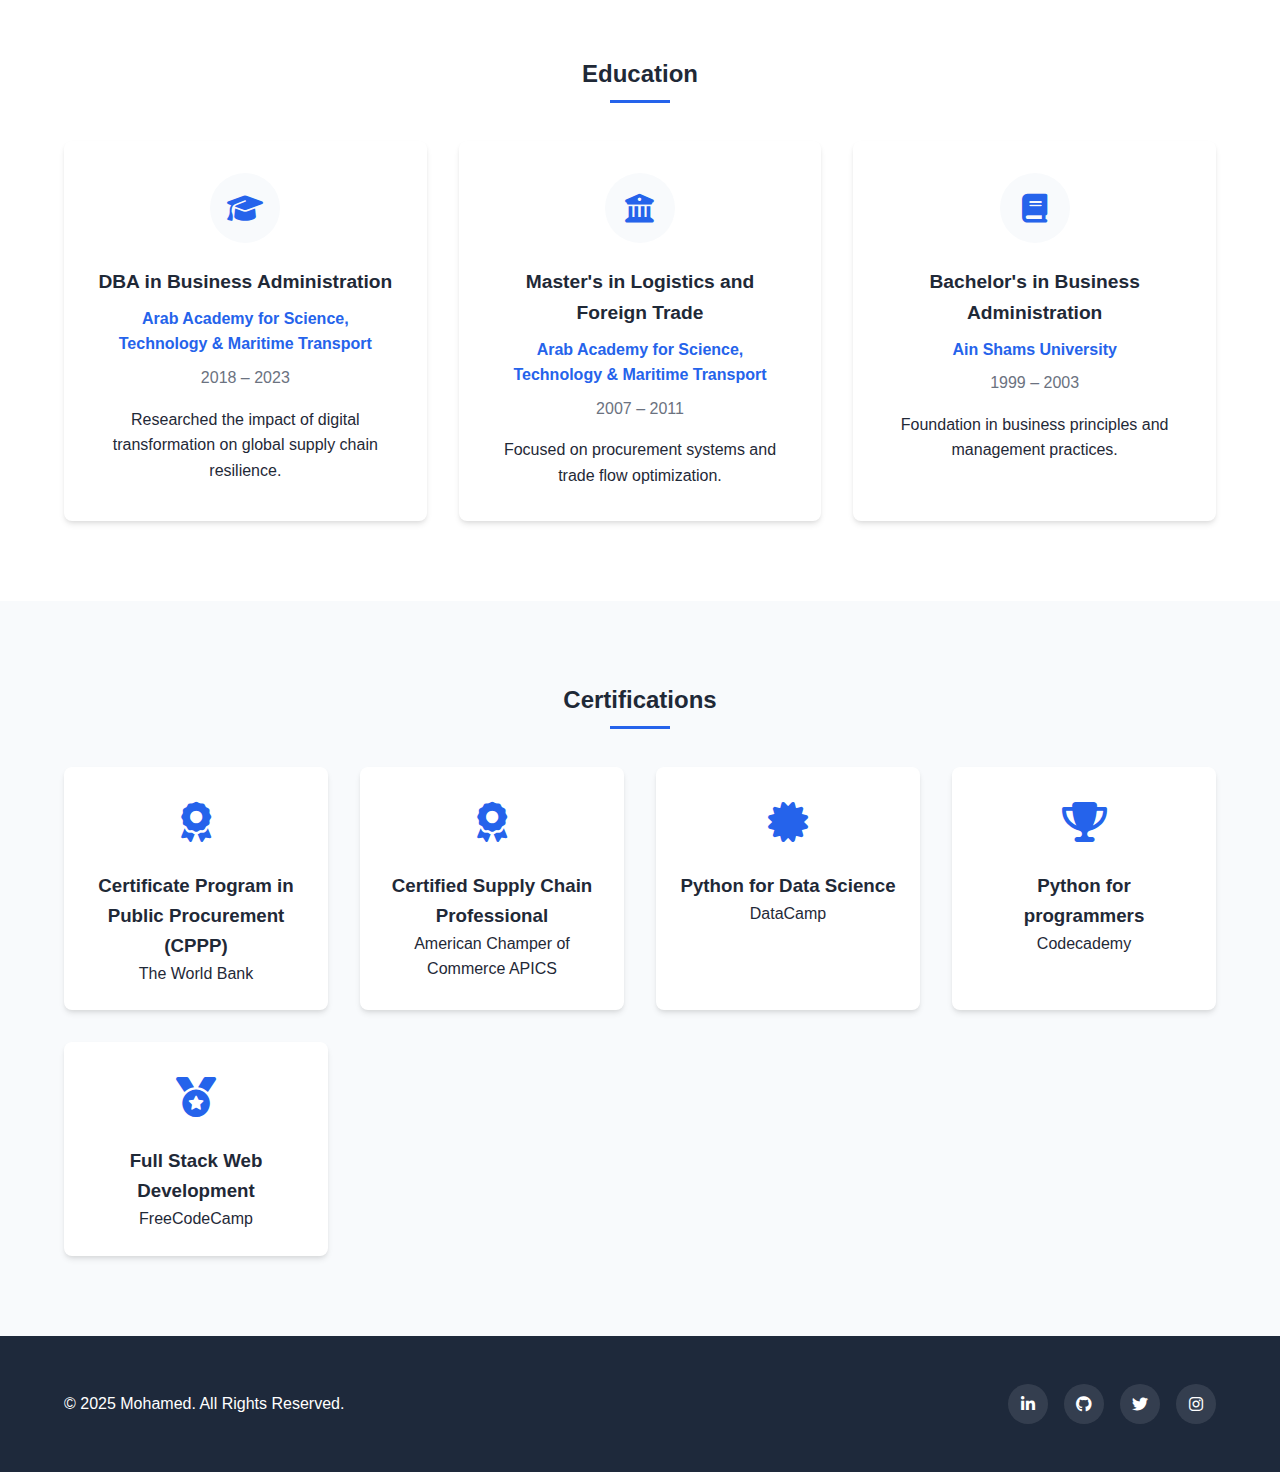
<file: about.html>
<!DOCTYPE html>
<html lang="en">

<head>
  <meta charset="UTF-8">
  <meta name="viewport" content="width=device-width, initial-scale=1.0">
  <title>About -Dr. Mohamed Hammam's Portfolio</title>
  <link rel="stylesheet" href="https://cdnjs.cloudflare.com/ajax/libs/font-awesome/6.4.0/css/all.min.css">
  <style>
    /* Variables and Basics */
    :root {
      --primary-color: #2563eb;
      --secondary-color: #1e40af;
      --accent-color: #3b82f6;
      --text-color: #1f2937;
      --light-text: #6b7280;
      --bg-color: #ffffff;
      --light-bg: #f8fafc;
      --dark-bg: #1e293b;
      --border-radius: 8px;
      --box-shadow: 0 4px 6px -1px rgba(0, 0, 0, 0.1), 0 2px 4px -1px rgba(0, 0, 0, 0.06);
      --transition: all 0.3s ease;
    }

    * {
      margin: 0;
      padding: 0;
      box-sizing: border-box;
    }

    html {
      scroll-behavior: smooth;
    }

    body {
      font-family: 'Segoe UI', Tahoma, Geneva, Verdana, sans-serif;
      line-height: 1.6;
      color: var(--text-color);
      background-color: var(--bg-color);
    }

    a {
      text-decoration: none;
      color: inherit;
    }

    ul {
      list-style: none;
    }

    .container {
      width: 90%;
      max-width: 1200px;
      margin: 0 auto;
    }

    .section {
      padding: 5rem 0;
    }

    .section-title {
      text-align: center;
      margin-bottom: 3rem;
      position: relative;
    }

    .section-title::after {
      content: '';
      position: absolute;
      bottom: -10px;
      left: 50%;
      transform: translateX(-50%);
      width: 60px;
      height: 3px;
      background-color: var(--primary-color);
    }

    .btn {
      display: inline-block;
      padding: 0.8rem 1.5rem;
      background-color: var(--primary-color);
      color: white;
      border-radius: var(--border-radius);
      font-weight: 600;
      transition: var(--transition);
      border: none;
      cursor: pointer;
    }

    .btn:hover {
      background-color: var(--secondary-color);
      transform: translateY(-2px);
      box-shadow: var(--box-shadow);
    }

    .btn-outline {
      background-color: transparent;
      border: 2px solid var(--primary-color);
      color: var(--primary-color);
    }

    .btn-outline:hover {
      background-color: var(--primary-color);
      color: white;
    }

    /* Header */
    header {
      background-color: var(--bg-color);
      box-shadow: var(--box-shadow);
      position: fixed;
      width: 100%;
      top: 0;
      z-index: 1000;
    }

    nav {
      display: flex;
      justify-content: space-between;
      align-items: center;
      padding: 1rem 0;
    }

    .logo {
      font-size: 1.5rem;
      font-weight: 700;
      color: var(--primary-color);
    }

    .nav-links {
      display: flex;
      gap: 2rem;
    }

    .nav-links a {
      font-weight: 500;
      transition: var(--transition);
      position: relative;
    }

    .nav-links a:hover,
    .nav-links a.active {
      color: var(--primary-color);
    }

    .nav-links a::after {
      content: '';
      position: absolute;
      bottom: -5px;
      left: 0;
      width: 0;
      height: 2px;
      background-color: var(--primary-color);
      transition: var(--transition);
    }

    .nav-links a:hover::after,
    .nav-links a.active::after {
      width: 100%;
    }

    .hamburger {
      display: none;
      cursor: pointer;
      font-size: 1.5rem;
    }

    /* About Hero */
    .about-hero {
      min-height: 60vh;
      display: flex;
      align-items: center;
      background: linear-gradient(135deg, var(--light-bg) 0%, var(--bg-color) 100%);
      padding-top: 100px;
      margin-bottom: 2rem;
    }

    .about-hero-content {
      display: flex;
      align-items: center;
      justify-content: space-between;
      gap: 3rem;
    }

    .about-hero-text {
      flex: 1;
    }

    .about-hero-image {
      flex: 1;
      text-align: center;
    }

    .profile-img-large {
      width: 100%;
      max-width: 400px;
      border-radius: var(--border-radius);
      box-shadow: var(--box-shadow);
    }

    .about-hero h1 {
      font-size: 2.5rem;
      margin-bottom: 1rem;
    }

    .about-hero p {
      font-size: 1.1rem;
      color: var(--light-text);
      margin-bottom: 2rem;
    }

    .hero-stats {
      display: flex;
      flex-wrap: wrap;
      gap: 2rem;
      margin-top: 2rem;
    }

    .stat-item {
      text-align: center;
    }

    .stat-number {
      font-size: 2rem;
      font-weight: 700;
      color: var(--primary-color);
      margin-bottom: 0.5rem;
    }

    .stat-label {
      font-size: 0.9rem;
      color: var(--light-text);
    }

    /* About Intro */
    .about-intro {
      background-color: var(--light-bg);
    }

    .intro-content {
      max-width: 800px;
      margin: 0 auto;
      text-align: center;
    }

    .intro-content p {
      font-size: 1.1rem;
      margin-bottom: 1.5rem;
    }

    /* Skills Section */
    .skills-container {
      display: grid;
      grid-template-columns: repeat(auto-fit, minmax(300px, 1fr));
      gap: 2rem;
    }

    .skill-category {
      background-color: var(--bg-color);
      padding: 2rem;
      border-radius: var(--border-radius);
      box-shadow: var(--box-shadow);
    }

    .skill-category h3 {
      margin-bottom: 1.5rem;
      display: flex;
      align-items: center;
      gap: 0.5rem;
      color: var(--primary-color);
    }

    .skill-item {
      margin-bottom: 1.5rem;
    }

    .skill-header {
      display: flex;
      justify-content: between;
      margin-bottom: 0.5rem;
    }

    .skill-name {
      font-weight: 600;
    }

    .skill-percentage {
      color: var(--primary-color);
      font-weight: 600;
    }

    .progress-bar {
      height: 8px;
      background-color: var(--light-bg);
      border-radius: 4px;
      overflow: hidden;
    }

    .progress {
      height: 100%;
      background-color: var(--primary-color);
      border-radius: 4px;
      transition: width 1s ease-in-out;
    }

    /* Experience Section */
    .experience-timeline {
      position: relative;
      max-width: 800px;
      margin: 0 auto;
    }

    .experience-timeline::before {
      content: '';
      position: absolute;
      left: 30px;
      top: 0;
      bottom: 0;
      width: 2px;
      background-color: var(--light-bg);
    }

    .experience-item {
      position: relative;
      margin-bottom: 3rem;
      padding-left: 80px;
    }

    .experience-icon {
      position: absolute;
      left: 20px;
      top: 0;
      width: 60px;
      height: 60px;
      background-color: var(--primary-color);
      color: white;
      border-radius: 50%;
      display: flex;
      align-items: center;
      justify-content: center;
      font-size: 1.5rem;
    }

    .experience-content {
      background-color: var(--bg-color);
      padding: 1.5rem;
      border-radius: var(--border-radius);
      box-shadow: var(--box-shadow);
    }

    .experience-title {
      font-size: 1.2rem;
      margin-bottom: 0.5rem;
    }

    .company {
      color: var(--primary-color);
      font-weight: 600;
      margin-bottom: 0.5rem;
    }

    .duration {
      color: var(--light-text);
      font-size: 0.9rem;
      margin-bottom: 1rem;
    }

    .experience-content ul {
      padding-left: 1.5rem;
    }

    .experience-content li {
      list-style-type: disc;
      margin-bottom: 0.5rem;
      color: var(--light-text);
    }

    /* Education Section */
    .education-container {
      display: grid;
      grid-template-columns: repeat(auto-fit, minmax(300px, 1fr));
      gap: 2rem;
    }

    .education-card {
      background-color: var(--bg-color);
      padding: 2rem;
      border-radius: var(--border-radius);
      box-shadow: var(--box-shadow);
      text-align: center;
      transition: var(--transition);
    }

    .education-card:hover {
      transform: translateY(-5px);
    }

    .education-icon {
      width: 70px;
      height: 70px;
      background-color: var(--light-bg);
      border-radius: 50%;
      display: flex;
      align-items: center;
      justify-content: center;
      margin: 0 auto 1.5rem;
      color: var(--primary-color);
      font-size: 1.8rem;
    }

    .education-title {
      font-size: 1.2rem;
      margin-bottom: 0.5rem;
    }

    .school {
      color: var(--primary-color);
      font-weight: 600;
      margin-bottom: 0.5rem;
    }

    .year {
      color: var(--light-text);
      margin-bottom: 1rem;
    }

    /* Certifications Section */
    .certifications {
      background-color: var(--light-bg);
    }

    .certifications-grid {
      display: grid;
      grid-template-columns: repeat(auto-fit, minmax(250px, 1fr));
      gap: 2rem;
    }

    .certification-card {
      background-color: var(--bg-color);
      padding: 1.5rem;
      border-radius: var(--border-radius);
      box-shadow: var(--box-shadow);
      text-align: center;
      transition: var(--transition);
    }

    .certification-card:hover {
      transform: translateY(-5px);
    }

    .certification-icon {
      font-size: 2.5rem;
      color: var(--primary-color);
      margin-bottom: 1rem;
    }

    /* Footer */
    footer {
      background-color: var(--dark-bg);
      color: white;
      padding: 3rem 0;
    }

    .footer-content {
      display: flex;
      justify-content: space-between;
      align-items: center;
    }

    .social-links {
      display: flex;
      gap: 1rem;
    }

    .social-link {
      width: 40px;
      height: 40px;
      background-color: rgba(255, 255, 255, 0.1);
      border-radius: 50%;
      display: flex;
      align-items: center;
      justify-content: center;
      transition: var(--transition);
    }

    .social-link:hover {
      background-color: var(--primary-color);
      transform: translateY(-3px);
    }

    /* Responsive Design */
    @media (max-width: 992px) {
      .about-hero-content {
        flex-direction: column;
      }

      .about-hero-image {
        order: -1;
      }
    }

    @media (max-width: 768px) {
      .nav-links {
        position: fixed;
        top: 70px;
        right: -100%;
        flex-direction: column;
        background-color: var(--bg-color);
        width: 80%;
        height: calc(100vh - 70px);
        padding: 2rem;
        box-shadow: var(--box-shadow);
        transition: var(--transition);
      }

      .nav-links.active {
        right: 0;
      }

      .hamburger {
        display: block;
      }

      .about-hero h1 {
        font-size: 2rem;
      }

      .experience-timeline::before {
        left: 20px;
      }

      .experience-item {
        padding-left: 60px;
      }

      .experience-icon {
        left: 10px;
        width: 50px;
        height: 50px;
        font-size: 1.2rem;
      }

      .footer-content {
        flex-direction: column;
        gap: 1.5rem;
        text-align: center;
      }
    }

    @media (max-width: 576px) {
      .section {
        padding: 3rem 0;
      }

      .hero-stats {
        gap: 1rem;
      }

      .stat-number {
        font-size: 1.5rem;
      }

      .skills-container,
      .education-container,
      .certifications-grid {
        grid-template-columns: 1fr;
      }
    }
  </style>
</head>

<body>
  <!-- Header -->
  <header>
    <div class="container">
      <nav>
        <a href="index.html" class="logo">Mohamed</a>
        <ul class="nav-links">
          <li><a href="index.html">Home</a></li>
          <li><a href="about.html" class="active">About</a></li>
          <li><a href="projects.html">Projects</a></li>
          <li><a href="contact.html">Contact</a></li>
        </ul>
        <div class="hamburger">
          <i class="fas fa-bars"></i>
        </div>
      </nav>
    </div>
  </header>

  <!-- About Hero -->
  <section class="about-hero">
    <div class="container">
      <div class="about-hero-content">
        <div class="about-hero-text">
          <h1>About Me</h1>
          <p>Hello! I'm <strong>Mohamed</strong>, a passionate software developer and supply chain expert with over 20
            years of experience in logistics, procurement, and data systems integration.</p>

          <div class="hero-stats">
            <div class="stat-item">
              <div class="stat-number">20+</div>
              <div class="stat-label">Years Experience</div>
            </div>
            <div class="stat-item">
              <div class="stat-number">43%</div>
              <div class="stat-label">Cost Savings</div>
            </div>
            <div class="stat-item">
              <div class="stat-number">50+</div>
              <div class="stat-label">Projects Delivered</div>
            </div>
            <div class="stat-item">
              <div class="stat-number">PhD</div>
              <div class="stat-label">Education</div>
            </div>
          </div>
        </div>
        <div class="about-hero-image">
          <img src="assets/img/hammam.jpg" alt="Mohamed's Photo" class="profile-img">
        </div>
      </div>
    </div>
  </section>

  <!-- About Intro -->
  <section class="section about-intro">
    <div class="container">
      <div class="intro-content">
        <p>I hold a Master's degree in International Trade of Logistics and a DBA in Business Administration focusing on
          Supply Chain Management. My work has helped companies save up to 43% in procurement costs through digital
          optimization and data-driven analysis.</p>
        <p>Now, I combine my business expertise and programming skills to build web and software solutions that
          streamline operations and improve efficiency.</p>
      </div>
    </div>
  </section>

  <!-- Skills Section -->
  <section class="section">
    <div class="container">
      <h2 class="section-title">Skills & Expertise</h2>
      <div class="skills-container">
        <!-- Technical Skills -->
        <div class="skill-category">
          <h3><i class="fas fa-code"></i> Technical Skills</h3>

          <div class="skill-item">
            <div class="skill-header">
              <span class="skill-name">Python & Flask</span>
              <span class="skill-percentage">90%</span>
            </div>
            <div class="progress-bar">
              <div class="progress" style="width: 90%"></div>
            </div>
          </div>

          <div class="skill-item">
            <div class="skill-header">
              <span class="skill-name">HTML, CSS, JavaScript</span>
              <span class="skill-percentage">85%</span>
            </div>
            <div class="progress-bar">
              <div class="progress" style="width: 85%"></div>
            </div>
          </div>

          <div class="skill-item">
            <div class="skill-header">
              <span class="skill-name">Database Management</span>
              <span class="skill-percentage">80%</span>
            </div>
            <div class="progress-bar">
              <div class="progress" style="width: 80%"></div>
            </div>
          </div>

          <div class="skill-item">
            <div class="skill-header">
              <span class="skill-name">API Development</span>
              <span class="skill-percentage">75%</span>
            </div>
            <div class="progress-bar">
              <div class="progress" style="width: 75%"></div>
            </div>
          </div>
        </div>

        <!-- Professional Skills -->
        <div class="skill-category">
          <h3><i class="fas fa-briefcase"></i> Professional Skills</h3>

          <div class="skill-item">
            <div class="skill-header">
              <span class="skill-name">Supply Chain Optimization</span>
              <span class="skill-percentage">95%</span>
            </div>
            <div class="progress-bar">
              <div class="progress" style="width: 95%"></div>
            </div>
          </div>

          <div class="skill-item">
            <div class="skill-header">
              <span class="skill-name">Procurement Systems</span>
              <span class="skill-percentage">88%</span>
            </div>
            <div class="progress-bar">
              <div class="progress" style="width: 88%"></div>
            </div>
          </div>

          <div class="skill-item">
            <div class="skill-header">
              <span class="skill-name">ERP Integration</span>
              <span class="skill-percentage">85%</span>
            </div>
            <div class="progress-bar">
              <div class="progress" style="width: 85%"></div>
            </div>
          </div>

          <div class="skill-item">
            <div class="skill-header">
              <span class="skill-name">Project Management</span>
              <span class="skill-percentage">90%</span>
            </div>
            <div class="progress-bar">
              <div class="progress" style="width: 90%"></div>
            </div>
          </div>
        </div>
      </div>
    </div>
  </section>

  <!-- Experience Section -->
  <section class="section" style="background-color: var(--light-bg);">
    <div class="container">
      <h2 class="section-title">Professional Experience</h2>
      <div class="experience-timeline">

        <!-- Experience 1 -->
        <div class="experience-item">
          <div class="experience-icon">
            <i class="fas fa-briefcase"></i>
          </div>
          <div class="experience-content">
            <h3 class="experience-title">Supply Chain ERP Developer</h3>
            <p class="company">PetroBakr Co.</p>
            <p class="duration">2024 – Present</p>
            <ul>
              <li>Led procurement and logistics operations across oil & gas projects.</li>
              <li>Developed automation tools for purchase order tracking and reporting.</li>
              <li>Integrated digital procurement systems with finance and operations departments.</li>
              <li>Reduced operational costs by 25% through process optimization.</li>
            </ul>
          </div>
        </div>

        <div class="experience-item">
          <div class="experience-icon">
            <i class="fas fa-briefcase"></i>
          </div>
          <div class="experience-content">
            <h3 class="experience-title">Assistant General Manager for Procurement</h3>
            <p class="company">PetroBakr Co.</p>
            <p class="duration">2018 – Present</p>
            <ul>
              <li>Led procurement and logistics operations across oil & gas projects.</li>
              <li>Developed automation tools for purchase order tracking and reporting.</li>
              <li>Integrated digital procurement systems with finance and operations departments.</li>
              <li>Reduced operational costs by 25% through process optimization.</li>
            </ul>
          </div>
        </div>

        <!-- Experience 2 -->
        <div class="experience-item">
          <div class="experience-icon">
            <i class="fas fa-industry"></i>
          </div>
          <div class="experience-content">
            <h3 class="experience-title"> Department Manager For Foreign Procurement & Customs</h3>
            <p class="company">West Bakr JV with Transgolbe Co. </p>
            <p class="duration">2008 – 2018</p>
            <ul>
              <li>Managed local and international purchasing activities.</li>
              <li>Negotiated contracts and improved supplier performance metrics.</li>
              <li>Implemented digital record-keeping for requisitions and approvals.</li>
              <li>Achieved 15% cost savings through strategic sourcing.</li>
            </ul>
          </div>
        </div>

        <!-- Experience 3 -->
        <div class="experience-item">
          <div class="experience-icon">
            <i class="fas fa-chart-line"></i>
          </div>
          <div class="experience-content">
            <h3 class="experience-title">Supply Chain Analyst</h3>
            <p class="company">Canadian Petroleum Services</p>
            <p class="duration">2003 – 2008</p>
            <ul>
              <li>Supported supply chain optimization through data analysis and cost modeling.</li>
              <li>Assisted in ERP migration for procurement workflows.</li>
              <li>Developed reporting dashboards for inventory management.</li>
            </ul>
          </div>
        </div>
      </div>
    </div>
  </section>

  <!-- Education Section -->
  <section class="section">
    <div class="container">
      <h2 class="section-title">Education</h2>
      <div class="education-container">

        <!-- Education 1 -->
        <div class="education-card">
          <div class="education-icon">
            <i class="fas fa-graduation-cap"></i>
          </div>
          <h3 class="education-title">DBA in Business Administration</h3>
          <p class="school">Arab Academy for Science, Technology & Maritime Transport</p>
          <p class="year">2018 – 2023</p>
          <p>Researched the impact of digital transformation on global supply chain resilience.</p>
        </div>

        <!-- Education 2 -->
        <div class="education-card">
          <div class="education-icon">
            <i class="fas fa-university"></i>
          </div>
          <h3 class="education-title">Master's in Logistics and Foreign Trade</h3>
          <p class="school">Arab Academy for Science, Technology & Maritime Transport</p>
          <p class="year">2007 – 2011</p>
          <p>Focused on procurement systems and trade flow optimization.</p>
        </div>

        <!-- Education 3 -->
        <div class="education-card">
          <div class="education-icon">
            <i class="fas fa-book"></i>
          </div>
          <h3 class="education-title">Bachelor's in Business Administration</h3>
          <p class="school">Ain Shams University</p>
          <p class="year">1999 – 2003</p>
          <p>Foundation in business principles and management practices.</p>
        </div>
      </div>
    </div>
  </section>

  <!-- Certifications Section -->
  <section class="section certifications">
    <div class="container">
      <h2 class="section-title">Certifications</h2>
      <div class="certifications-grid">

        <!-- Certification 1 -->
        <div class="certification-card">
          <div class="certification-icon">
            <i class="fas fa-award"></i>
          </div>
          <h3>Certificate Program in Public Procurement (CPPP)</h3>
          <p> The World Bank</p>
        </div>

        <!-- Certification 1 -->
        <div class="certification-card">
          <div class="certification-icon">
            <i class="fas fa-award"></i>
          </div>
          <h3>Certified Supply Chain Professional</h3>
          <p>American Champer of Commerce APICS</p>
        </div>

        <!-- Certification 2 -->
        <div class="certification-card">
          <div class="certification-icon">
            <i class="fas fa-certificate"></i>
          </div>
          <h3>Python for Data Science</h3>
          <p>DataCamp</p>
        </div>

        <!-- Certification 3 -->
        <div class="certification-card">
          <div class="certification-icon">
            <i class="fas fa-trophy"></i>
          </div>
          <h3>Python for programmers</h3>
          <p> Codecademy</p>
        </div>

        <!-- Certification 4 -->
        <div class="certification-card">
          <div class="certification-icon">
            <i class="fas fa-medal"></i>
          </div>
          <h3>Full Stack Web Development</h3>
          <p>FreeCodeCamp</p>
        </div>
      </div>
    </div>
  </section>

  <!-- Footer -->
  <footer>
    <div class="container">
      <div class="footer-content">
        <p>© 2025 Mohamed. All Rights Reserved.</p>
        <div class="social-links">
          <a href="#" class="social-link"><i class="fab fa-linkedin-in"></i></a>
          <a href="#" class="social-link"><i class="fab fa-github"></i></a>
          <a href="#" class="social-link"><i class="fab fa-twitter"></i></a>
          <a href="#" class="social-link"><i class="fab fa-instagram"></i></a>
        </div>
      </div>
    </div>
  </footer>

  <script>
    // Mobile menu toggle
    const hamburger = document.querySelector('.hamburger');
    const navLinks = document.querySelector('.nav-links');

    hamburger.addEventListener('click', () => {
      navLinks.classList.toggle('active');
    });

    // Close menu when clicking on a link
    document.querySelectorAll('.nav-links a').forEach(link => {
      link.addEventListener('click', () => {
        navLinks.classList.remove('active');
      });
    });

    // Animate progress bars when they come into view
    const observerOptions = {
      threshold: 0.5
    };

    const observer = new IntersectionObserver((entries) => {
      entries.forEach(entry => {
        if (entry.isIntersecting) {
          const progressBars = entry.target.querySelectorAll('.progress');
          progressBars.forEach(bar => {
            const width = bar.style.width;
            bar.style.width = '0';
            setTimeout(() => {
              bar.style.width = width;
            }, 300);
          });
        }
      });
    }, observerOptions);

    // Observe skills section
    const skillsSection = document.querySelector('.skills-container');
    if (skillsSection) {
      observer.observe(skillsSection);
    }

    // Header shadow on scroll
    window.addEventListener('scroll', () => {
      const header = document.querySelector('header');
      if (window.scrollY > 100) {
        header.style.boxShadow = '0 4px 6px -1px rgba(0, 0, 0, 0.1), 0 2px 4px -1px rgba(0, 0, 0, 0.06)';
      } else {
        header.style.boxShadow = 'none';
      }
    });
  </script>
</body>

</html>
</file>
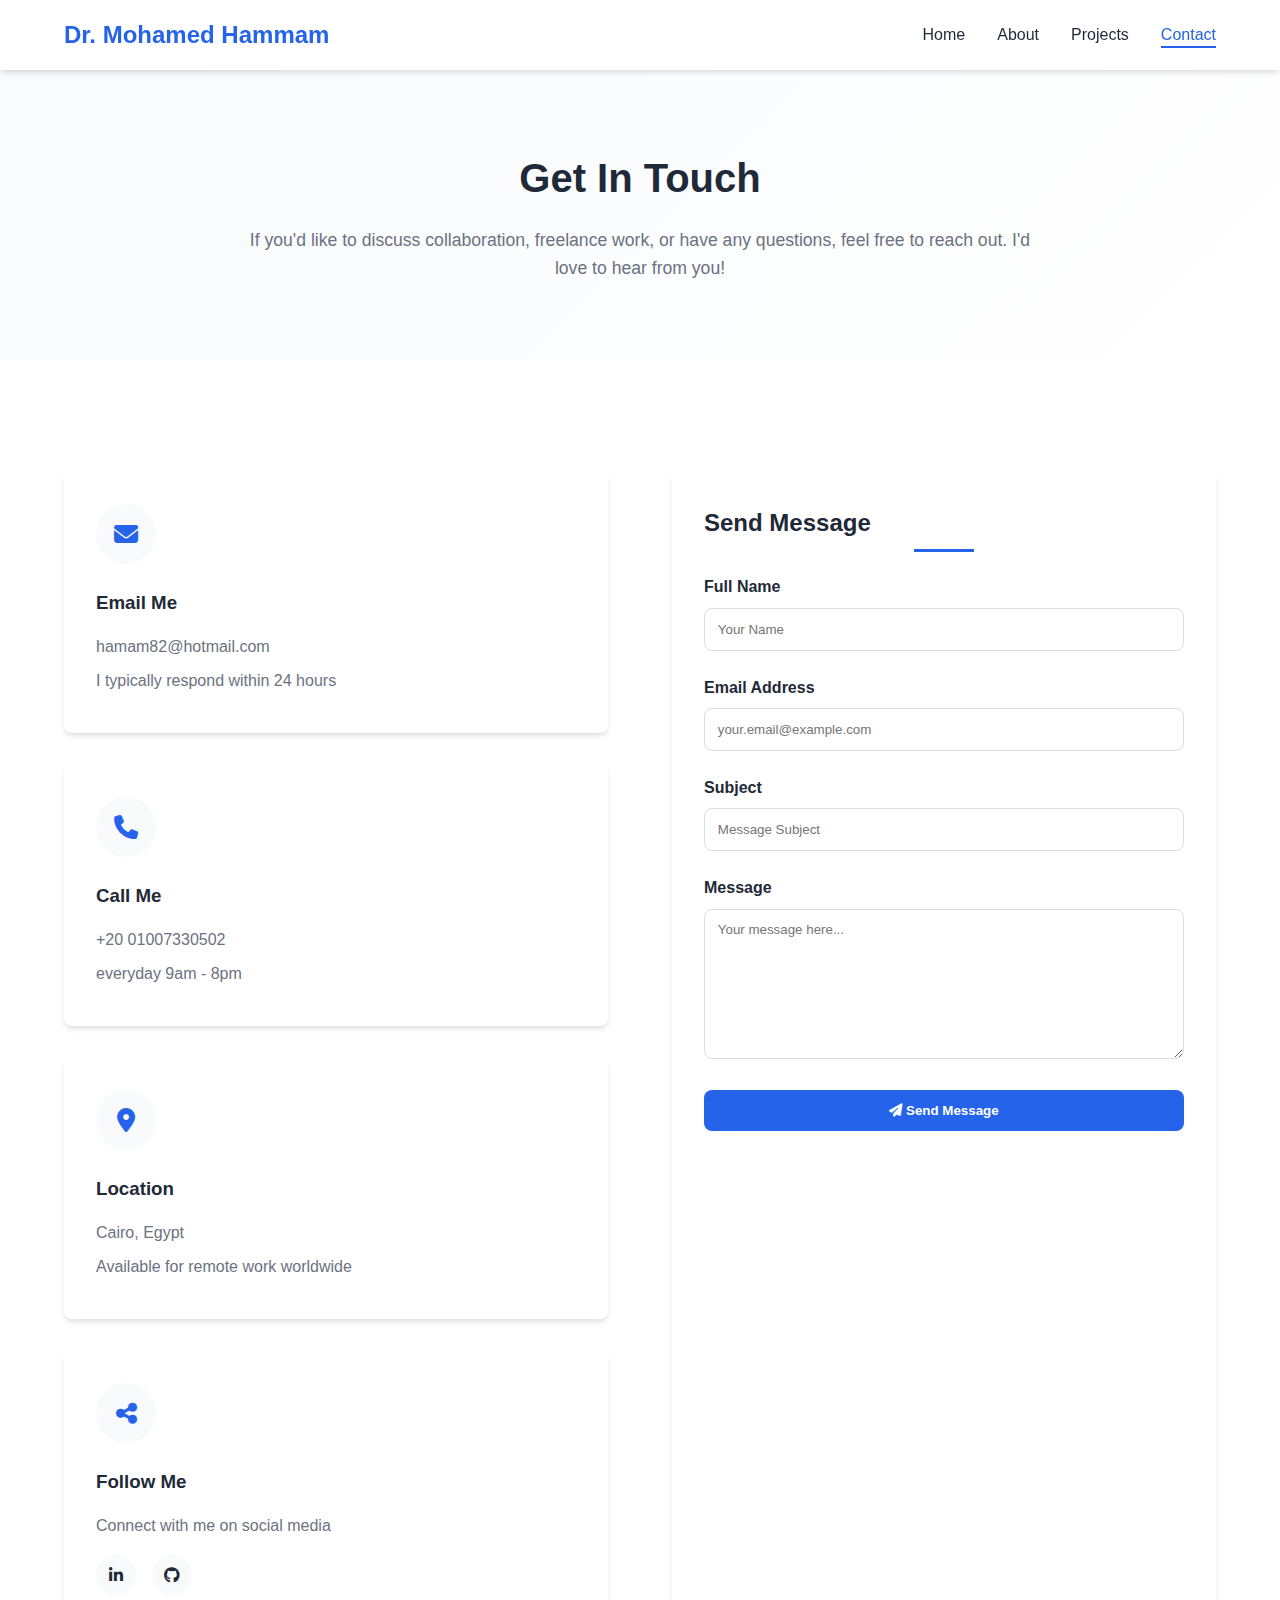
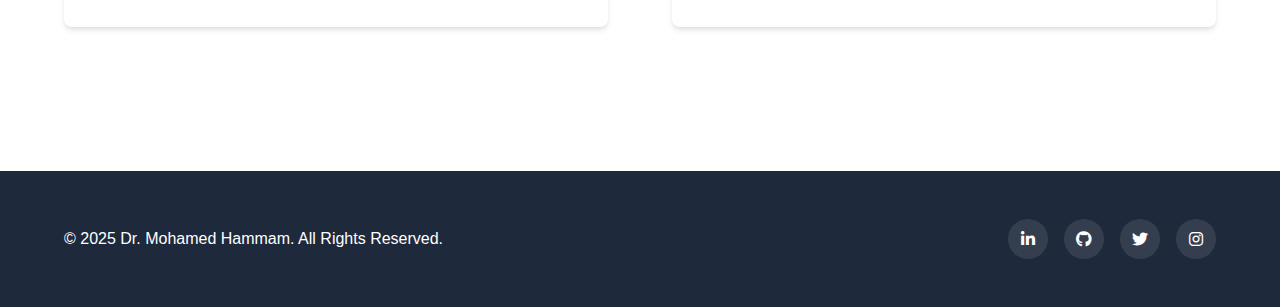
<file: contact.html>
<!DOCTYPE html>
<html lang="en">

<head>
  <meta charset="UTF-8">
  <meta name="viewport" content="width=device-width, initial-scale=1.0">
  <title>Contact - Dr. Mohamed Hammam's Portfolio</title>
  <link rel="stylesheet" href="https://cdnjs.cloudflare.com/ajax/libs/font-awesome/6.4.0/css/all.min.css">
  <style>
    /* Variables and Basics */
    :root {
      --primary-color: #2563eb;
      --secondary-color: #1e40af;
      --accent-color: #3b82f6;
      --text-color: #1f2937;
      --light-text: #6b7280;
      --bg-color: #ffffff;
      --light-bg: #f8fafc;
      --dark-bg: #1e293b;
      --success-color: #10b981;
      --error-color: #ef4444;
      --border-radius: 8px;
      --box-shadow: 0 4px 6px -1px rgba(0, 0, 0, 0.1), 0 2px 4px -1px rgba(0, 0, 0, 0.06);
      --transition: all 0.3s ease;
    }

    * {
      margin: 0;
      padding: 0;
      box-sizing: border-box;
    }

    html {
      scroll-behavior: smooth;
    }

    body {
      font-family: 'Segoe UI', Tahoma, Geneva, Verdana, sans-serif;
      line-height: 1.6;
      color: var(--text-color);
      background-color: var(--bg-color);
    }

    a {
      text-decoration: none;
      color: inherit;
    }

    ul {
      list-style: none;
    }

    .container {
      width: 90%;
      max-width: 1200px;
      margin: 0 auto;
    }

    .section {
      padding: 5rem 0;
    }

    .section-title {
      text-align: center;
      margin-bottom: 3rem;
      position: relative;
    }

    .section-title::after {
      content: '';
      position: absolute;
      bottom: -10px;
      left: 50%;
      transform: translateX(-50%);
      width: 60px;
      height: 3px;
      background-color: var(--primary-color);
    }

    .btn {
      display: inline-block;
      padding: 0.8rem 1.5rem;
      background-color: var(--primary-color);
      color: white;
      border-radius: var(--border-radius);
      font-weight: 600;
      transition: var(--transition);
      border: none;
      cursor: pointer;
    }

    .btn:hover {
      background-color: var(--secondary-color);
      transform: translateY(-2px);
      box-shadow: var(--box-shadow);
    }

    .btn-outline {
      background-color: transparent;
      border: 2px solid var(--primary-color);
      color: var(--primary-color);
    }

    .btn-outline:hover {
      background-color: var(--primary-color);
      color: white;
    }

    .btn-small {
      padding: 0.5rem 1rem;
      font-size: 0.9rem;
    }

    /* Header */
    header {
      background-color: var(--bg-color);
      box-shadow: var(--box-shadow);
      position: fixed;
      width: 100%;
      top: 0;
      z-index: 1000;
    }

    nav {
      display: flex;
      justify-content: space-between;
      align-items: center;
      padding: 1rem 0;
    }

    .logo {
      font-size: 1.5rem;
      font-weight: 700;
      color: var(--primary-color);
    }

    .nav-links {
      display: flex;
      gap: 2rem;
    }

    .nav-links a {
      font-weight: 500;
      transition: var(--transition);
      position: relative;
    }

    .nav-links a:hover,
    .nav-links a.active {
      color: var(--primary-color);
    }

    .nav-links a::after {
      content: '';
      position: absolute;
      bottom: -5px;
      left: 0;
      width: 0;
      height: 2px;
      background-color: var(--primary-color);
      transition: var(--transition);
    }

    .nav-links a:hover::after,
    .nav-links a.active::after {
      width: 100%;
    }

    .hamburger {
      display: none;
      cursor: pointer;
      font-size: 1.5rem;
    }

    /* Contact Hero */
    .contact-hero {
      min-height: 40vh;
      display: flex;
      align-items: center;
      background: linear-gradient(135deg, var(--light-bg) 0%, var(--bg-color) 100%);
      padding-top: 100px;
      margin-bottom: 2rem;
    }

    .hero-content {
      text-align: center;
      max-width: 800px;
      margin: 0 auto;
    }

    .hero-content h1 {
      font-size: 2.5rem;
      margin-bottom: 1rem;
    }

    .hero-content p {
      font-size: 1.1rem;
      color: var(--light-text);
      margin-bottom: 2rem;
    }

    /* Contact Section */
    .contact-content {
      display: grid;
      grid-template-columns: 1fr 1fr;
      gap: 4rem;
    }

    .contact-info {
      display: flex;
      flex-direction: column;
      gap: 2rem;
    }

    .contact-card {
      background-color: var(--bg-color);
      padding: 2rem;
      border-radius: var(--border-radius);
      box-shadow: var(--box-shadow);
      transition: var(--transition);
    }

    .contact-card:hover {
      transform: translateY(-5px);
    }

    .contact-icon {
      width: 60px;
      height: 60px;
      background-color: var(--light-bg);
      border-radius: 50%;
      display: flex;
      align-items: center;
      justify-content: center;
      margin-bottom: 1.5rem;
      color: var(--primary-color);
      font-size: 1.5rem;
    }

    .contact-details h3 {
      margin-bottom: 1rem;
    }

    .contact-details p {
      color: var(--light-text);
      margin-bottom: 0.5rem;
    }

    .social-links-contact {
      display: flex;
      gap: 1rem;
      margin-top: 1rem;
    }

    .social-link-contact {
      width: 40px;
      height: 40px;
      background-color: var(--light-bg);
      border-radius: 50%;
      display: flex;
      align-items: center;
      justify-content: center;
      transition: var(--transition);
    }

    .social-link-contact:hover {
      background-color: var(--primary-color);
      color: white;
      transform: translateY(-3px);
    }

    /* Contact Form */
    .contact-form-container {
      background-color: var(--bg-color);
      padding: 2rem;
      border-radius: var(--border-radius);
      box-shadow: var(--box-shadow);
    }

    .form-group {
      margin-bottom: 1.5rem;
    }

    .form-label {
      display: block;
      margin-bottom: 0.5rem;
      font-weight: 600;
    }

    .form-control {
      width: 100%;
      padding: 0.8rem;
      border: 1px solid #ddd;
      border-radius: var(--border-radius);
      font-family: inherit;
      transition: var(--transition);
    }

    .form-control:focus {
      outline: none;
      border-color: var(--primary-color);
      box-shadow: 0 0 0 3px rgba(37, 99, 235, 0.1);
    }

    textarea.form-control {
      min-height: 150px;
      resize: vertical;
    }

    /* Messages Section (Admin View) */
    .messages-section {
      background-color: var(--light-bg);
      display: none;
    }

    .messages-container {
      max-width: 1000px;
      margin: 0 auto;
    }

    .messages-header {
      display: flex;
      justify-content: between;
      align-items: center;
      margin-bottom: 2rem;
    }

    .messages-grid {
      display: grid;
      gap: 1.5rem;
    }

    .message-card {
      background-color: var(--bg-color);
      padding: 1.5rem;
      border-radius: var(--border-radius);
      box-shadow: var(--box-shadow);
    }

    .message-header {
      display: flex;
      justify-content: space-between;
      align-items: flex-start;
      margin-bottom: 1rem;
    }

    .message-sender {
      font-weight: 600;
    }

    .message-email {
      color: var(--primary-color);
    }

    .message-date {
      color: var(--light-text);
      font-size: 0.9rem;
    }

    .message-content {
      color: var(--light-text);
      line-height: 1.6;
    }

    .no-messages {
      text-align: center;
      padding: 2rem;
      color: var(--light-text);
    }

    /* Alert Messages */
    .alert {
      padding: 1rem;
      border-radius: var(--border-radius);
      margin-bottom: 1.5rem;
      display: none;
    }

    .alert-success {
      background-color: #d1fae5;
      color: #065f46;
      border: 1px solid #a7f3d0;
    }

    .alert-error {
      background-color: #fee2e2;
      color: #991b1b;
      border: 1px solid #fecaca;
    }

    /* Footer */
    footer {
      background-color: var(--dark-bg);
      color: white;
      padding: 3rem 0;
      margin-top: 4rem;
    }

    .footer-content {
      display: flex;
      justify-content: space-between;
      align-items: center;
    }

    .social-links {
      display: flex;
      gap: 1rem;
    }

    .social-link {
      width: 40px;
      height: 40px;
      background-color: rgba(255, 255, 255, 0.1);
      border-radius: 50%;
      display: flex;
      align-items: center;
      justify-content: center;
      transition: var(--transition);
    }

    .social-link:hover {
      background-color: var(--primary-color);
      transform: translateY(-3px);
    }

    /* Responsive Design */
    @media (max-width: 992px) {
      .contact-content {
        grid-template-columns: 1fr;
        gap: 3rem;
      }
    }

    @media (max-width: 768px) {
      .nav-links {
        position: fixed;
        top: 70px;
        right: -100%;
        flex-direction: column;
        background-color: var(--bg-color);
        width: 80%;
        height: calc(100vh - 70px);
        padding: 2rem;
        box-shadow: var(--box-shadow);
        transition: var(--transition);
      }

      .nav-links.active {
        right: 0;
      }

      .hamburger {
        display: block;
      }

      .hero-content h1 {
        font-size: 2rem;
      }

      .footer-content {
        flex-direction: column;
        gap: 1.5rem;
        text-align: center;
      }
    }

    @media (max-width: 576px) {
      .section {
        padding: 3rem 0;
      }

      .contact-card,
      .contact-form-container {
        padding: 1.5rem;
      }

      .message-header {
        flex-direction: column;
        gap: 0.5rem;
      }
    }
  </style>
</head>

<body>
  <!-- Header -->
  <header>
    <div class="container">
      <nav>
        <a href="index.html" class="logo">Dr. Mohamed Hammam</a>
        <ul class="nav-links">
          <li><a href="index.html">Home</a></li>
          <li><a href="about.html">About</a></li>
          <li><a href="projects.html">Projects</a></li>
          <li><a href="contact.html" class="active">Contact</a></li>
        </ul>
        <div class="hamburger">
          <i class="fas fa-bars"></i>
        </div>
      </nav>
    </div>
  </header>

  <!-- Contact Hero -->
  <section class="contact-hero">
    <div class="container">
      <div class="hero-content">
        <h1>Get In Touch</h1>
        <p>If you'd like to discuss collaboration, freelance work, or have any questions, feel free to reach out. I'd
          love to hear from you!</p>
      </div>
    </div>
  </section>

  <!-- Contact Section -->
  <section class="section">
    <div class="container">
      <!-- Alert Messages -->
      <div id="successAlert" class="alert alert-success">
        <i class="fas fa-check-circle"></i> Your message has been sent successfully!
      </div>

      <div id="errorAlert" class="alert alert-error">
        <i class="fas fa-exclamation-circle"></i> There was an error sending your message. Please try again.
      </div>

      <div class="contact-content">
        <!-- Contact Information -->
        <div class="contact-info">
          <div class="contact-card">
            <div class="contact-icon">
              <i class="fas fa-envelope"></i>
            </div>
            <div class="contact-details">
              <h3>Email Me</h3>
              <p>hamam82@hotmail.com</p>
              <p>I typically respond within 24 hours</p>
            </div>
          </div>

          <div class="contact-card">
            <div class="contact-icon">
              <i class="fas fa-phone"></i>
            </div>
            <div class="contact-details">
              <h3>Call Me</h3>
              <p>+20 01007330502</p>
              <p>everyday 9am - 8pm </p>
            </div>
          </div>

          <div class="contact-card">
            <div class="contact-icon">
              <i class="fas fa-map-marker-alt"></i>
            </div>
            <div class="contact-details">
              <h3>Location</h3>
              <p>Cairo, Egypt</p>
              <p>Available for remote work worldwide</p>
            </div>
          </div>

          <div class="contact-card">
            <div class="contact-icon">
              <i class="fas fa-share-alt"></i>
            </div>
            <div class="contact-details">
              <h3>Follow Me</h3>
              <p>Connect with me on social media</p>
              <div class="social-links-contact">
                <a href="#" class="social-link-contact"><i class="fab fa-linkedin-in"></i></a>
                <a href="#" class="social-link-contact"><i class="fab fa-github"></i></a>
              </div>
            </div>
          </div>
        </div>

        <!-- Contact Form -->
        <div class="contact-form-container">
          <h2 class="section-title" style="text-align: left; margin-bottom: 2rem;">Send Message</h2>
          <form id="contactForm" class="contact-form">
            <div class="form-group">
              <label for="name" class="form-label">Full Name</label>
              <input type="text" id="name" class="form-control" placeholder="Your Name" required>
            </div>

            <div class="form-group">
              <label for="email" class="form-label">Email Address</label>
              <input type="email" id="email" class="form-control" placeholder="your.email@example.com" required>
            </div>

            <div class="form-group">
              <label for="subject" class="form-label">Subject</label>
              <input type="text" id="subject" class="form-control" placeholder="Message Subject" required>
            </div>

            <div class="form-group">
              <label for="message" class="form-label">Message</label>
              <textarea id="message" class="form-control" placeholder="Your message here..." rows="5"
                required></textarea>
            </div>

            <button type="submit" class="btn" style="width: 100%;">
              <i class="fas fa-paper-plane"></i> Send Message
            </button>
          </form>
        </div>
      </div>
    </div>
  </section>

  <!-- Messages Section (Admin View) -->
  <section class="section messages-section" id="messagesSection">
    <div class="container">
      <div class="messages-container">
        <div class="messages-header">
          <h2 class="section-title" style="margin-bottom: 0;">Received Messages</h2>
          <button id="exportMessages" class="btn btn-outline">
            <i class="fas fa-download"></i> Export Messages
          </button>
        </div>

        <div id="messagesList" class="messages-grid">
          <!-- Messages will be loaded here -->
        </div>
      </div>
    </div>
  </section>

  <!-- Footer -->
  <footer>
    <div class="container">
      <div class="footer-content">
        <p>© 2025 Dr. Mohamed Hammam. All Rights Reserved.</p>
        <div class="social-links">
          <a href="#" class="social-link"><i class="fab fa-linkedin-in"></i></a>
          <a href="#" class="social-link"><i class="fab fa-github"></i></a>
          <a href="#" class="social-link"><i class="fab fa-twitter"></i></a>
          <a href="#" class="social-link"><i class="fab fa-instagram"></i></a>
        </div>
      </div>
    </div>
  </footer>

  <script>
    // Mobile menu toggle
    const hamburger = document.querySelector('.hamburger');
    const navLinks = document.querySelector('.nav-links');

    hamburger.addEventListener('click', () => {
      navLinks.classList.toggle('active');
    });

    // Close menu when clicking on a link
    document.querySelectorAll('.nav-links a').forEach(link => {
      link.addEventListener('click', () => {
        navLinks.classList.remove('active');
      });
    });

    // Contact Form Handling
    const contactForm = document.getElementById('contactForm');
    const successAlert = document.getElementById('successAlert');
    const errorAlert = document.getElementById('errorAlert');
    const messagesSection = document.getElementById('messagesSection');
    const messagesList = document.getElementById('messagesList');
    const exportMessagesBtn = document.getElementById('exportMessages');

    // Function to save message to localStorage
    function saveMessage(messageData) {
      // Get existing messages or initialize empty array
      const messages = JSON.parse(localStorage.getItem('portfolioMessages') || '[]');

      // Add new message with timestamp and ID
      const newMessage = {
        id: Date.now(),
        timestamp: new Date().toISOString(),
        ...messageData
      };

      messages.push(newMessage);
      localStorage.setItem('portfolioMessages', JSON.stringify(messages));

      return newMessage;
    }

    // Function to load and display messages
    function loadMessages() {
      const messages = JSON.parse(localStorage.getItem('portfolioMessages') || '[]');

      if (messages.length === 0) {
        messagesList.innerHTML = `
          <div class="no-messages">
            <i class="fas fa-inbox" style="font-size: 3rem; margin-bottom: 1rem; opacity: 0.5;"></i>
            <h3>No messages yet</h3>
            <p>Messages sent through the contact form will appear here.</p>
          </div>
        `;
        return;
      }

      // Sort messages by date (newest first)
      messages.sort((a, b) => new Date(b.timestamp) - new Date(a.timestamp));

      messagesList.innerHTML = messages.map(message => `
        <div class="message-card">
          <div class="message-header">
            <div>
              <div class="message-sender">${message.name}</div>
              <div class="message-email">${message.email}</div>
            </div>
            <div class="message-date">${new Date(message.timestamp).toLocaleString()}</div>
          </div>
          <div class="message-subject" style="font-weight: 600; margin-bottom: 0.5rem;">${message.subject}</div>
          <div class="message-content">${message.message}</div>
        </div>
      `).join('');
    }

    // Function to export messages as JSON file
    function exportMessages() {
      const messages = JSON.parse(localStorage.getItem('portfolioMessages') || '[]');
      const dataStr = JSON.stringify(messages, null, 2);
      const dataBlob = new Blob([dataStr], {type: 'application/json'});

      const url = URL.createObjectURL(dataBlob);
      const link = document.createElement('a');
      link.href = url;
      link.download = `portfolio-messages-${new Date().toISOString().split('T')[0]}.json`;
      document.body.appendChild(link);
      link.click();
      document.body.removeChild(link);
      URL.revokeObjectURL(url);
    }

    // Show messages section if URL has admin parameter
    if (window.location.search.includes('admin=true')) {
      messagesSection.style.display = 'block';
      loadMessages();
    }

    // Form submission handler
    contactForm.addEventListener('submit', function (e) {
      e.preventDefault();

      // Get form data
      const formData = {
        name: document.getElementById('name').value,
        email: document.getElementById('email').value,
        subject: document.getElementById('subject').value,
        message: document.getElementById('message').value
      };

      // Save message to localStorage
      try {
        saveMessage(formData);

        // Show success message
        successAlert.style.display = 'block';
        errorAlert.style.display = 'none';

        // Reset form
        contactForm.reset();

        // Hide success message after 5 seconds
        setTimeout(() => {
          successAlert.style.display = 'none';
        }, 5000);

        // Reload messages if admin view is visible
        if (messagesSection.style.display === 'block') {
          loadMessages();
        }

      } catch (error) {
        // Show error message
        errorAlert.style.display = 'block';
        successAlert.style.display = 'none';

        console.error('Error saving message:', error);
      }
    });

    // Export messages button handler
    if (exportMessagesBtn) {
      exportMessagesBtn.addEventListener('click', exportMessages);
    }

    // Header shadow on scroll
    window.addEventListener('scroll', () => {
      const header = document.querySelector('header');
      if (window.scrollY > 100) {
        header.style.boxShadow = '0 4px 6px -1px rgba(0, 0, 0, 0.1), 0 2px 4px -1px rgba(0, 0, 0, 0.06)';
      } else {
        header.style.boxShadow = 'none';
      }
    });
  </script>
</body>

</html>
</file>
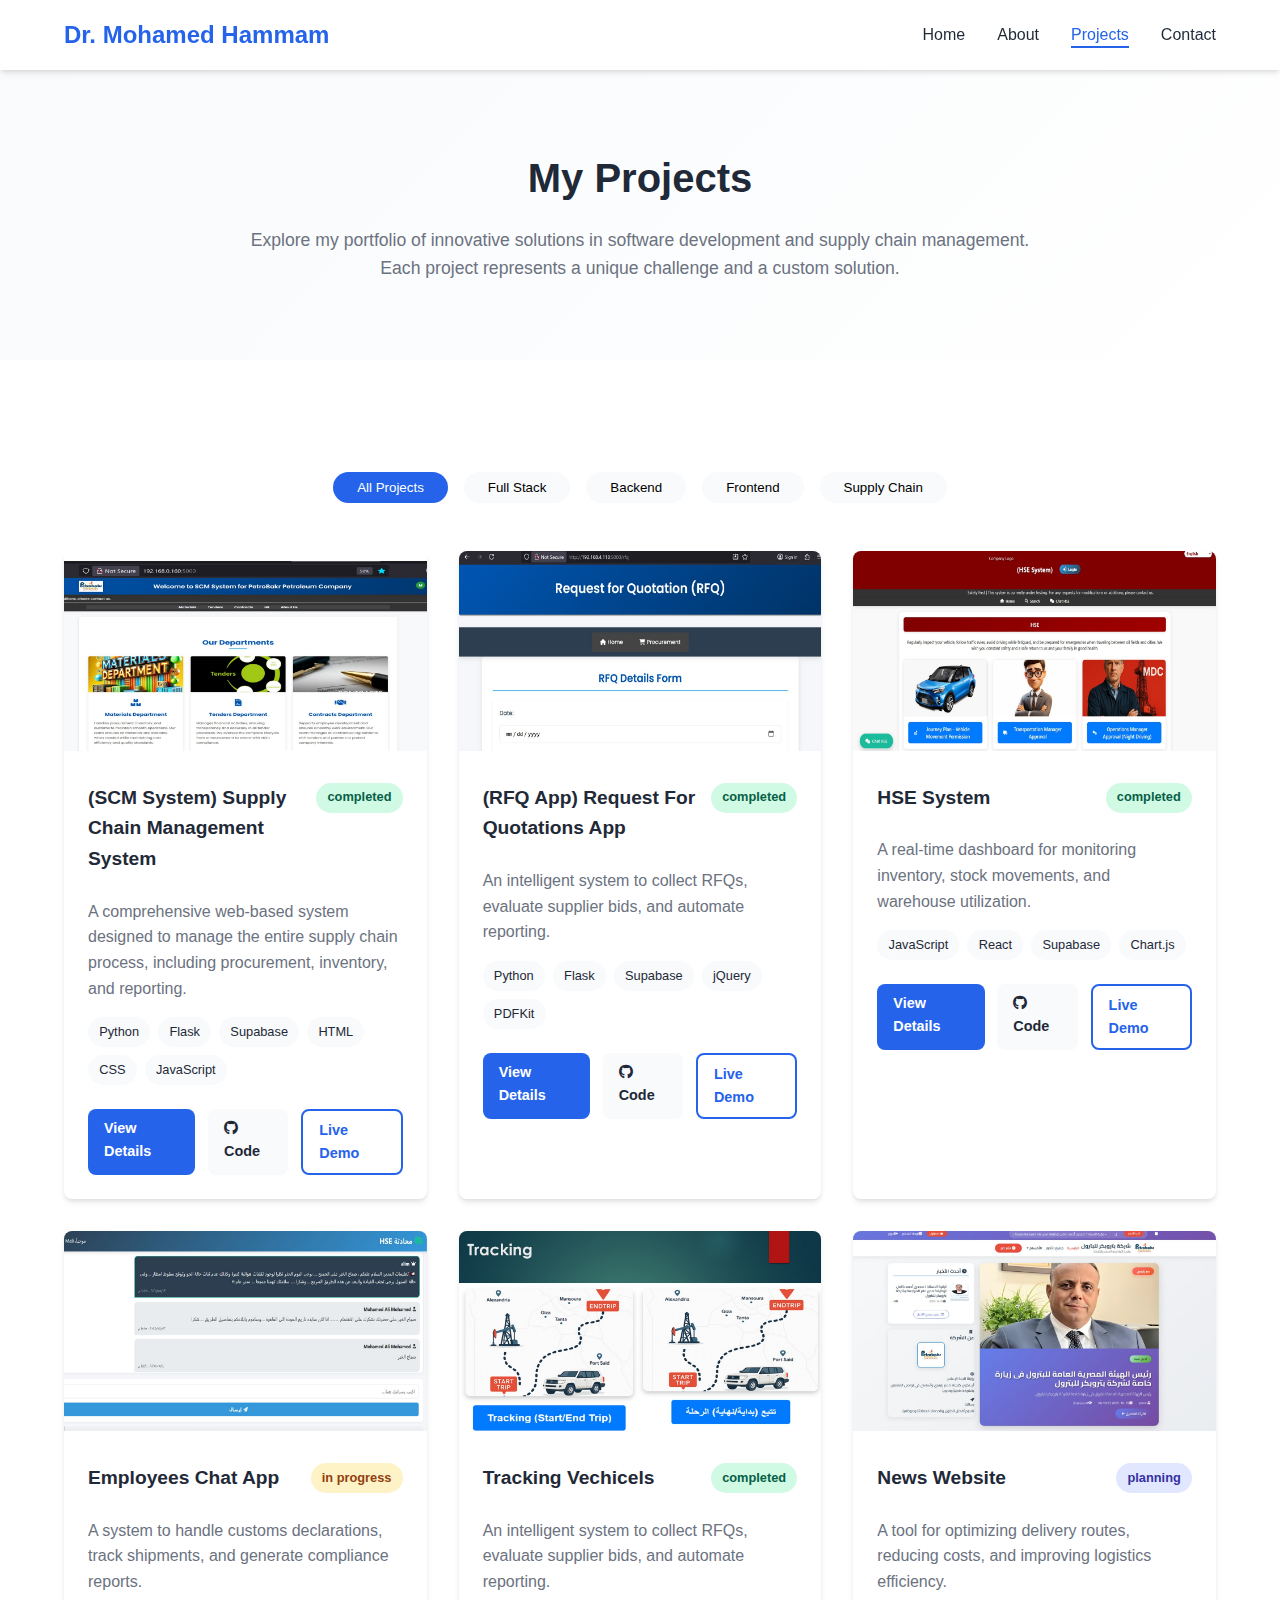
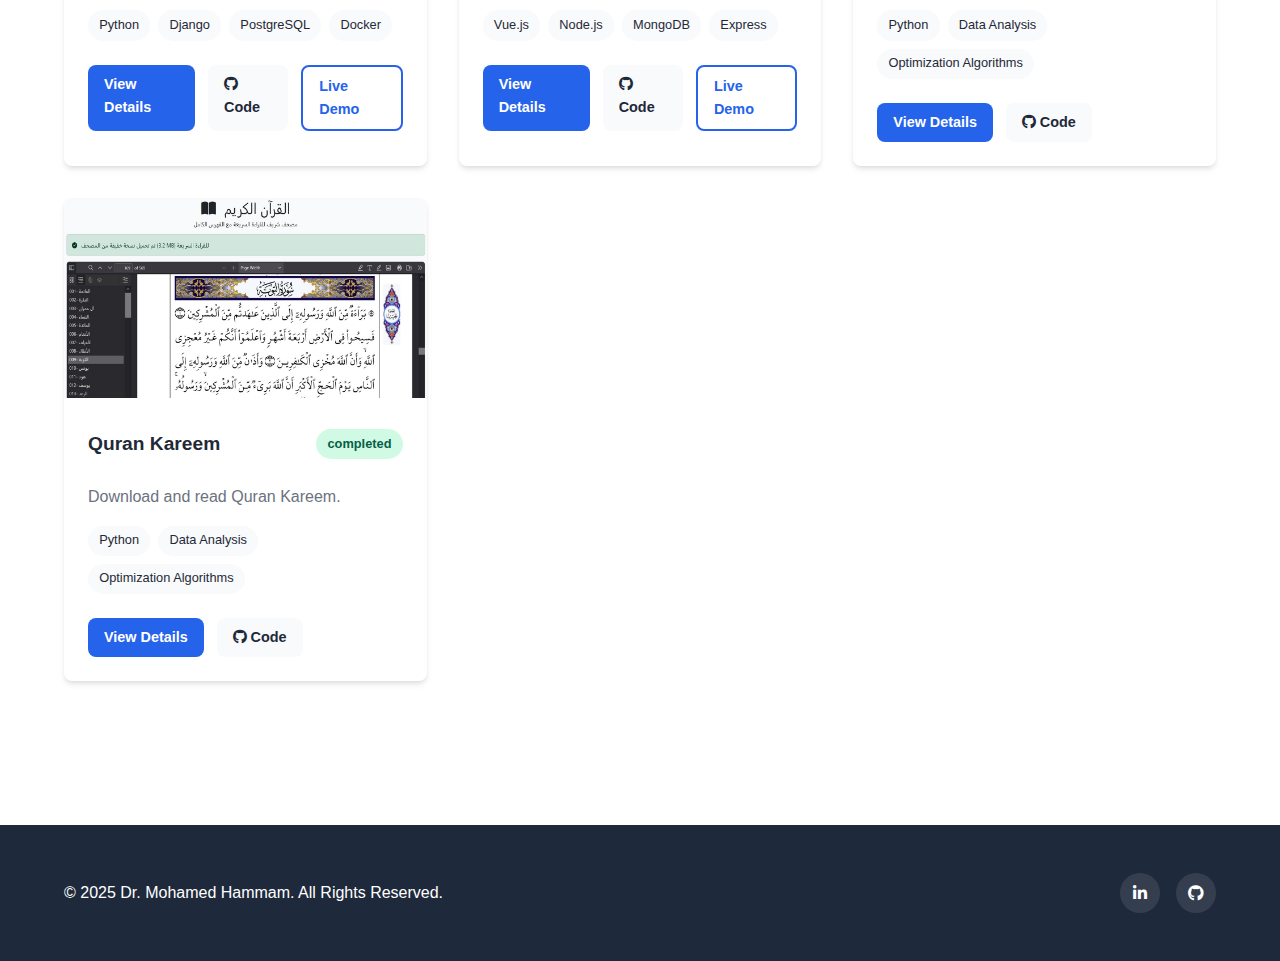
<file: projects.html>
<!DOCTYPE html>
<html lang="en">

<head>
  <meta charset="UTF-8">
  <meta name="viewport" content="width=device-width, initial-scale=1.0">
  <title>Projects - Dr. Mohamed Hammam Portfolio</title>
  <link rel="stylesheet" href="https://cdnjs.cloudflare.com/ajax/libs/font-awesome/6.4.0/css/all.min.css">
  <style>
    /* Variables and Basics */
    :root {
      --primary-color: #2563eb;
      --secondary-color: #1e40af;
      --accent-color: #3b82f6;
      --text-color: #1f2937;
      --light-text: #6b7280;
      --bg-color: #ffffff;
      --light-bg: #f8fafc;
      --dark-bg: #1e293b;
      --border-radius: 8px;
      --box-shadow: 0 4px 6px -1px rgba(0, 0, 0, 0.1), 0 2px 4px -1px rgba(0, 0, 0, 0.06);
      --transition: all 0.3s ease;
    }

    * {
      margin: 0;
      padding: 0;
      box-sizing: border-box;
    }

    html {
      scroll-behavior: smooth;
    }

    body {
      font-family: 'Segoe UI', Tahoma, Geneva, Verdana, sans-serif;
      line-height: 1.6;
      color: var(--text-color);
      background-color: var(--bg-color);
    }

    a {
      text-decoration: none;
      color: inherit;
    }

    ul {
      list-style: none;
    }

    .container {
      width: 90%;
      max-width: 1200px;
      margin: 0 auto;
    }

    .section {
      padding: 5rem 0;
    }

    .section-title {
      text-align: center;
      margin-bottom: 3rem;
      position: relative;
    }

    .section-title::after {
      content: '';
      position: absolute;
      bottom: -10px;
      left: 50%;
      transform: translateX(-50%);
      width: 60px;
      height: 3px;
      background-color: var(--primary-color);
    }

    .btn {
      display: inline-block;
      padding: 0.8rem 1.5rem;
      background-color: var(--primary-color);
      color: white;
      border-radius: var(--border-radius);
      font-weight: 600;
      transition: var(--transition);
      border: none;
      cursor: pointer;
    }

    .btn:hover {
      background-color: var(--secondary-color);
      transform: translateY(-2px);
      box-shadow: var(--box-shadow);
    }

    .btn-outline {
      background-color: transparent;
      border: 2px solid var(--primary-color);
      color: var(--primary-color);
    }

    .btn-outline:hover {
      background-color: var(--primary-color);
      color: white;
    }

    .btn-small {
      padding: 0.5rem 1rem;
      font-size: 0.9rem;
    }

    /* Header */
    header {
      background-color: var(--bg-color);
      box-shadow: var(--box-shadow);
      position: fixed;
      width: 100%;
      top: 0;
      z-index: 1000;
    }

    nav {
      display: flex;
      justify-content: space-between;
      align-items: center;
      padding: 1rem 0;
    }

    .logo {
      font-size: 1.5rem;
      font-weight: 700;
      color: var(--primary-color);
    }

    .nav-links {
      display: flex;
      gap: 2rem;
    }

    .nav-links a {
      font-weight: 500;
      transition: var(--transition);
      position: relative;
    }

    .nav-links a:hover,
    .nav-links a.active {
      color: var(--primary-color);
    }

    .nav-links a::after {
      content: '';
      position: absolute;
      bottom: -5px;
      left: 0;
      width: 0;
      height: 2px;
      background-color: var(--primary-color);
      transition: var(--transition);
    }

    .nav-links a:hover::after,
    .nav-links a.active::after {
      width: 100%;
    }

    .hamburger {
      display: none;
      cursor: pointer;
      font-size: 1.5rem;
    }

    /* Projects Hero */
    .projects-hero {
      min-height: 40vh;
      display: flex;
      align-items: center;
      background: linear-gradient(135deg, var(--light-bg) 0%, var(--bg-color) 100%);
      padding-top: 100px;
      margin-bottom: 2rem;
    }

    .hero-content {
      text-align: center;
      max-width: 800px;
      margin: 0 auto;
    }

    .hero-content h1 {
      font-size: 2.5rem;
      margin-bottom: 1rem;
    }

    .hero-content p {
      font-size: 1.1rem;
      color: var(--light-text);
      margin-bottom: 2rem;
    }

    /* Projects Filter */
    .projects-filter {
      display: flex;
      justify-content: center;
      flex-wrap: wrap;
      gap: 1rem;
      margin-bottom: 3rem;
    }

    .filter-btn {
      padding: 0.5rem 1.5rem;
      background-color: var(--light-bg);
      border: none;
      border-radius: 20px;
      cursor: pointer;
      transition: var(--transition);
      font-weight: 500;
    }

    .filter-btn:hover,
    .filter-btn.active {
      background-color: var(--primary-color);
      color: white;
    }

    /* Projects Grid */
    .projects-container {
      display: grid;
      grid-template-columns: repeat(auto-fill, minmax(350px, 1fr));
      gap: 2rem;
    }

    .project-card {
      background-color: var(--bg-color);
      border-radius: var(--border-radius);
      overflow: hidden;
      box-shadow: var(--box-shadow);
      transition: var(--transition);
    }

    .project-card:hover {
      transform: translateY(-5px);
      box-shadow: 0 10px 15px -3px rgba(0, 0, 0, 0.1), 0 4px 6px -2px rgba(0, 0, 0, 0.05);
    }

    .project-img {
      width: 100%;
      height: 200px;
      object-fit: cover;
    }

    .project-info {
      padding: 1.5rem;
    }

    .project-header {
      display: flex;
      justify-content: space-between;
      align-items: flex-start;
      margin-bottom: 1rem;
    }

    .project-title {
      font-size: 1.2rem;
      margin-bottom: 0.5rem;
    }

    .project-status {
      padding: 0.3rem 0.7rem;
      border-radius: 15px;
      font-size: 0.8rem;
      font-weight: 600;
    }

    .status-completed {
      background-color: #d1fae5;
      color: #065f46;
    }

    .status-in-progress {
      background-color: #fef3c7;
      color: #92400e;
    }

    .status-planning {
      background-color: #e0e7ff;
      color: #3730a3;
    }

    .project-description {
      color: var(--light-text);
      margin-bottom: 1rem;
    }

    .project-technologies {
      display: flex;
      flex-wrap: wrap;
      gap: 0.5rem;
      margin-bottom: 1.5rem;
    }

    .tech-tag {
      background-color: var(--light-bg);
      padding: 0.3rem 0.7rem;
      border-radius: 15px;
      font-size: 0.8rem;
    }

    .project-links {
      display: flex;
      gap: 0.8rem;
    }

    .btn-secondary {
      background-color: var(--light-bg);
      color: var(--text-color);
    }

    .btn-secondary:hover {
      background-color: #e5e7eb;
    }

    /* Loading and Error States */
    .loading {
      text-align: center;
      padding: 2rem;
    }

    .spinner {
      width: 40px;
      height: 40px;
      border: 4px solid rgba(0, 0, 0, 0.1);
      border-left-color: var(--primary-color);
      border-radius: 50%;
      animation: spin 1s linear infinite;
      margin: 0 auto 1rem;
    }

    @keyframes spin {
      to {
        transform: rotate(360deg);
      }
    }

    .error-message {
      text-align: center;
      padding: 2rem;
      color: #ef4444;
    }

    .error-message i {
      font-size: 3rem;
      margin-bottom: 1rem;
    }

    /* Footer */
    footer {
      background-color: var(--dark-bg);
      color: white;
      padding: 3rem 0;
      margin-top: 4rem;
    }

    .footer-content {
      display: flex;
      justify-content: space-between;
      align-items: center;
    }

    .social-links {
      display: flex;
      gap: 1rem;
    }

    .social-link {
      width: 40px;
      height: 40px;
      background-color: rgba(255, 255, 255, 0.1);
      border-radius: 50%;
      display: flex;
      align-items: center;
      justify-content: center;
      transition: var(--transition);
    }

    .social-link:hover {
      background-color: var(--primary-color);
      transform: translateY(-3px);
    }

    /* Responsive Design */
    @media (max-width: 992px) {
      .projects-container {
        grid-template-columns: repeat(auto-fill, minmax(300px, 1fr));
      }
    }

    @media (max-width: 768px) {
      .nav-links {
        position: fixed;
        top: 70px;
        right: -100%;
        flex-direction: column;
        background-color: var(--bg-color);
        width: 80%;
        height: calc(100vh - 70px);
        padding: 2rem;
        box-shadow: var(--box-shadow);
        transition: var(--transition);
      }

      .nav-links.active {
        right: 0;
      }

      .hamburger {
        display: block;
      }

      .hero-content h1 {
        font-size: 2rem;
      }

      .project-header {
        flex-direction: column;
        gap: 0.5rem;
      }

      .footer-content {
        flex-direction: column;
        gap: 1.5rem;
        text-align: center;
      }
    }

    @media (max-width: 576px) {
      .section {
        padding: 3rem 0;
      }

      .projects-container {
        grid-template-columns: 1fr;
      }

      .projects-filter {
        gap: 0.5rem;
      }

      .filter-btn {
        padding: 0.5rem 1rem;
        font-size: 0.9rem;
      }
    }
  </style>
</head>

<body>
  <!-- Header -->
  <header>
    <div class="container">
      <nav>
        <a href="index.html" class="logo">Dr. Mohamed Hammam</a>
        <ul class="nav-links">
          <li><a href="index.html">Home</a></li>
          <li><a href="about.html">About</a></li>
          <li><a href="projects.html" class="active">Projects</a></li>
          <li><a href="contact.html">Contact</a></li>
        </ul>
        <div class="hamburger">
          <i class="fas fa-bars"></i>
        </div>
      </nav>
    </div>
  </header>

  <!-- Projects Hero -->
  <section class="projects-hero">
    <div class="container">
      <div class="hero-content">
        <h1>My Projects</h1>
        <p>Explore my portfolio of innovative solutions in software development and supply chain management. Each
          project represents a unique challenge and a custom solution.</p>
      </div>
    </div>
  </section>

  <!-- Projects Section -->
  <section class="section">
    <div class="container">
      <!-- Projects Filter -->
      <div class="projects-filter">
        <button class="filter-btn active" data-filter="all">All Projects</button>
        <button class="filter-btn" data-filter="full-stack">Full Stack</button>
        <button class="filter-btn" data-filter="backend">Backend</button>
        <button class="filter-btn" data-filter="frontend">Frontend</button>
        <button class="filter-btn" data-filter="supply-chain">Supply Chain</button>
      </div>

      <!-- Projects Container -->
      <div id="projectsContainer" class="projects-container">
        <!-- Projects will be loaded here dynamically -->
        <div class="loading">
          <div class="spinner"></div>
          <p>Loading projects...</p>
        </div>
      </div>
    </div>
  </section>

  <!-- Footer -->
  <footer>
    <div class="container">
      <div class="footer-content">
        <p>© 2025 Dr. Mohamed Hammam. All Rights Reserved.</p>
        <div class="social-links">
          <a href="#" class="social-link"><i class="fab fa-linkedin-in"></i></a>
          <a href="#" class="social-link"><i class="fab fa-github"></i></a>
        </div>
      </div>
    </div>
  </footer>

  <script>
    // Mobile menu toggle
    const hamburger = document.querySelector('.hamburger');
    const navLinks = document.querySelector('.nav-links');

    hamburger.addEventListener('click', () => {
      navLinks.classList.toggle('active');
    });

    // Close menu when clicking on a link
    document.querySelectorAll('.nav-links a').forEach(link => {
      link.addEventListener('click', () => {
        navLinks.classList.remove('active');
      });
    });

    // Projects data (in a real scenario, this would come from an external JSON file)
    const projects = [
      {
        "id": 1,
        "title": "(SCM System) Supply Chain Management System",
        "description": "A comprehensive web-based system designed to manage the entire supply chain process, including procurement, inventory, and reporting.",
        "image": "assets/img/project1.jpg",
        "link": "projects/project1.html",
        "technologies": ["Python", "Flask", "Supabase", "HTML", "CSS", "JavaScript"],
        "githubLink": "https://github.com/yourusername/supply-chain-system",
        "liveDemoLink": "https://your-demo-link.herokuapp.com",
        "category": "full-stack",
        "status": "completed"
      },
      {
        "id": 2,
        "title": "(RFQ App) Request For Quotations App",
        "description": "An intelligent system to collect RFQs, evaluate supplier bids, and automate reporting.",
        "image": "assets/img/rfq.jpg",
        "link": "projects/project2.html",
        "technologies": ["Python", "Flask", "Supabase", "jQuery", "PDFKit"],
        "githubLink": "https://github.com/yourusername/procurement-automation",
        "liveDemoLink": "https://procurement-demo.vercel.app",
        "category": "backend",
        "status": "completed"
      },
      {
        "id": 3,
        "title": "HSE System",
        "description": "A real-time dashboard for monitoring inventory, stock movements, and warehouse utilization.",
        "image": "assets/img/jp.jpg",
        "link": "projects/project3.html",
        "technologies": ["JavaScript", "React", "Supabase", "Chart.js"],
        "githubLink": "https://github.com/yourusername/inventory-dashboard",
        "liveDemoLink": "https://inventory-tracker.netlify.app",
        "category": "frontend",
        "status": "completed"
      },
      {
        "id": 4,
        "title": "Employees Chat App",
        "description": "A system to handle customs declarations, track shipments, and generate compliance reports.",
        "image": "assets/img/chat.jpg",
        "link": "projects/project4.html",
        "technologies": ["Python", "Django", "PostgreSQL", "Docker"],
        "githubLink": "https://github.com/yourusername/customs-clearance",
        "liveDemoLink": "https://customs-manager.herokuapp.com",
        "category": "supply-chain",
        "status": "in-progress"
      },
      {
        "id": 5,
        "title": "Tracking Vechicels",
        "description": "An intelligent system to collect RFQs, evaluate supplier bids, and automate reporting.",
        "image": "assets/img/tracking.jpg",
        "link": "projects/project5.html",
        "technologies": ["Vue.js", "Node.js", "MongoDB", "Express"],
        "githubLink": "https://github.com/yourusername/rfq-platform",
        "liveDemoLink": "https://rfq-platform.demo.com",
        "category": "full-stack",
        "status": "completed"
      },
      {
        "id": 6,
        "title": "News Website",
        "description": "A tool for optimizing delivery routes, reducing costs, and improving logistics efficiency.",
        "image": "assets/img/news.jpg",
        "link": "projects/project6.html",
        "technologies": ["Python", "Data Analysis", "Optimization Algorithms"],
        "githubLink": "https://github.com/yourusername/logistics-optimization",
        "liveDemoLink": "",
        "category": "supply-chain",
        "status": "planning"
      },
      {
        "id": 7,
        "title": "Quran Kareem",
        "description": "Download and read Quran Kareem.",
        "image": "assets/img/quran.jpg",
        "link": "projects/project6.html",
        "technologies": ["Python", "Data Analysis", "Optimization Algorithms"],
        "githubLink": "https://github.com/yourusername/logistics-optimization",
        "liveDemoLink": "",
        "category": "supply-chain",
        "status": "completed"
      }
    ];

    // Load projects dynamically
    document.addEventListener("DOMContentLoaded", () => {
      const container = document.getElementById("projectsContainer");
      const filterButtons = document.querySelectorAll('.filter-btn');

      // Function to render projects
      function renderProjects(filter = 'all') {
        container.innerHTML = '';

        const filteredProjects = filter === 'all'
          ? projects
          : projects.filter(project => project.category === filter);

        if (filteredProjects.length === 0) {
          container.innerHTML = `
            <div class="error-message">
              <i class="fas fa-search"></i>
              <p>No projects found in this category.</p>
            </div>
          `;
          return;
        }

        filteredProjects.forEach(project => {
          const card = document.createElement("div");
          card.className = "project-card";
          card.setAttribute('data-category', project.category);
          card.innerHTML = `
            <img src="${project.image}" alt="${project.title}" class="project-img">
            <div class="project-info">
              <div class="project-header">
                <h3 class="project-title">${project.title}</h3>
                <span class="project-status status-${project.status.replace('-', '-')}">${project.status.replace('-', ' ')}</span>
              </div>
              <p class="project-description">${project.description}</p>
              <div class="project-technologies">
                ${project.technologies.map(tech => `<span class="tech-tag">${tech}</span>`).join('')}
              </div>
              <div class="project-links">
                <a href="${project.link}" class="btn btn-small">View Details</a>
                ${project.githubLink ? `<a href="${project.githubLink}" class="btn btn-small btn-secondary" target="_blank"><i class="fab fa-github"></i> Code</a>` : ''}
                ${project.liveDemoLink ? `<a href="${project.liveDemoLink}" class="btn btn-small btn-outline" target="_blank">Live Demo</a>` : ''}
              </div>
            </div>
          `;
          container.appendChild(card);
        });
      }

      // Initial render
      renderProjects();

      // Filter functionality
      filterButtons.forEach(button => {
        button.addEventListener('click', () => {
          // Update active button
          filterButtons.forEach(btn => btn.classList.remove('active'));
          button.classList.add('active');

          // Filter projects
          const filter = button.getAttribute('data-filter');
          renderProjects(filter);
        });
      });
    });

    // Header shadow on scroll
    window.addEventListener('scroll', () => {
      const header = document.querySelector('header');
      if (window.scrollY > 100) {
        header.style.boxShadow = '0 4px 6px -1px rgba(0, 0, 0, 0.1), 0 2px 4px -1px rgba(0, 0, 0, 0.06)';
      } else {
        header.style.boxShadow = 'none';
      }
    });
  </script>
</body>

</html>
</file>
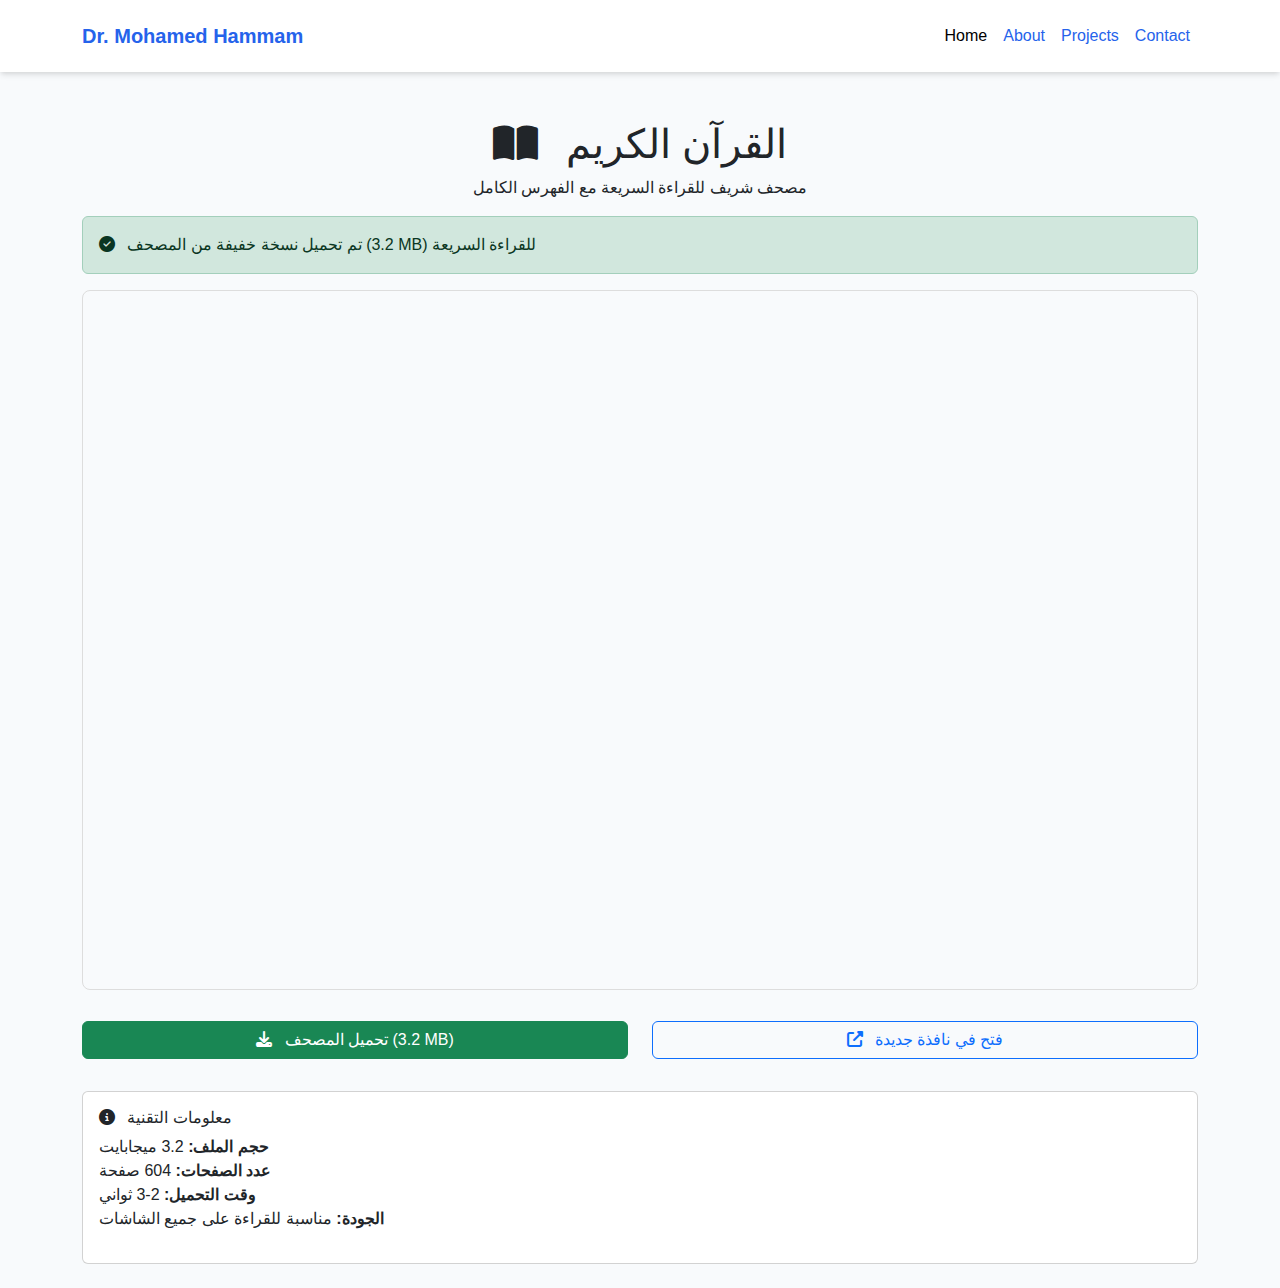
<file: quran_reading.html>
<!DOCTYPE html>
<html lang="ar">

<head>
    <meta charset="UTF-8">
    <meta name="viewport" content="width=device-width, initial-scale=1.0">
    <title>القرآن الكريم</title>

    <link href="https://cdn.jsdelivr.net/npm/bootstrap@5.3.0/dist/css/bootstrap.min.css" rel="stylesheet">
    <link href="https://cdnjs.cloudflare.com/ajax/libs/font-awesome/6.4.0/css/all.min.css" rel="stylesheet">

    <style>
        body {
            font-family: 'Segoe UI', Tahoma, Geneva, Verdana, sans-serif;
            background-color: #f8fafc;
        }

        .navbar {
            background-color: #ffffff;
            box-shadow: 0 4px 6px -1px rgba(0, 0, 0, 0.1),
                        0 2px 4px -1px rgba(0, 0, 0, 0.06);
        }

        .navbar a {
            color: #2563eb;
            font-weight: 500;
            text-decoration: none;
        }

        .navbar a:hover,
        .navbar a.active {
            color: #1e40af;
        }

        iframe {
            border: 1px solid #ddd;
            border-radius: 8px;
        }
    </style>

</head>

<body>

    <!-- Navbar -->
    <nav class="navbar navbar-expand-lg py-3 mb-4">
        <div class="container">
            <a class="navbar-brand fw-bold" href="index.html">Dr. Mohamed Hammam</a>

            <button class="navbar-toggler" type="button" data-bs-toggle="collapse" data-bs-target="#navbarNav"
                aria-controls="navbarNav" aria-expanded="false" aria-label="Toggle navigation">
                <span class="navbar-toggler-icon"><i class="fas fa-bars"></i></span>
            </button>

            <div class="collapse navbar-collapse" id="navbarNav">
                <ul class="navbar-nav ms-auto">
                    <li class="nav-item"><a class="nav-link active" href="index.html#home">Home</a></li>
                    <li class="nav-item"><a class="nav-link" href="index.html#about">About</a></li>
                    <li class="nav-item"><a class="nav-link" href="index.html#projects">Projects</a></li>
                    <li class="nav-item"><a class="nav-link" href="index.html#contact">Contact</a></li>
                </ul>
            </div>
        </div>
    </nav>


    <div class="container py-4">

        <!-- Header -->
        <div class="row">
            <div class="col-12 text-center">
                <h1 class="page-title">
                    <i class="fas fa-book-open me-3"></i>
                    القرآن الكريم
                </h1>
                <p class="page-subtitle">مصحف شريف للقراءة السريعة مع الفهرس الكامل</p>
            </div>
        </div>

        <!-- Success message -->
        <div class="alert alert-success">
            <i class="fas fa-check-circle me-2"></i>
            تم تحميل نسخة خفيفة من المصحف (3.2 MB) للقراءة السريعة
        </div>

        <!-- PDF Viewer (Laptop + Mobile) -->
        <iframe 
            src="https://mozilla.github.io/pdf.js/web/viewer.html?file=https://maak2255.github.io/mohamedhammam-portfolio/assets/quran_small.pdf"
            width="100%" 
            height="700">
        </iframe>

        <!-- Download + Open buttons -->
        <div class="row mt-4">
            <div class="col-md-6 mb-2">
                <a href="assets/quran_small.pdf" download="القرآن_الكريم.pdf" class="btn btn-success w-100">
                    <i class="fas fa-download me-2"></i> تحميل المصحف (3.2 MB)
                </a>
            </div>
            <div class="col-md-6 mb-2">
                <a href="assets/quran_small.pdf" target="_blank" class="btn btn-outline-primary w-100">
                    <i class="fas fa-external-link-alt me-2"></i> فتح في نافذة جديدة
                </a>
            </div>
        </div>

        <!-- Technical Info -->
        <div class="card mt-4">
            <div class="card-body">
                <h6 class="card-title"><i class="fas fa-info-circle me-2"></i> معلومات التقنية</h6>
                <ul class="list-unstyled">
                    <li><strong>حجم الملف:</strong> 3.2 ميجابايت</li>
                    <li><strong>عدد الصفحات:</strong> 604 صفحة</li>
                    <li><strong>وقت التحميل:</strong> 2-3 ثواني</li>
                    <li><strong>الجودة:</strong> مناسبة للقراءة على جميع الشاشات</li>
                </ul>
            </div>
        </div>

    </div>


    <script src="https://cdn.jsdelivr.net/npm/bootstrap@5.3.0/dist/js/bootstrap.bundle.min.js"></script>

</body>

</html>
</file>
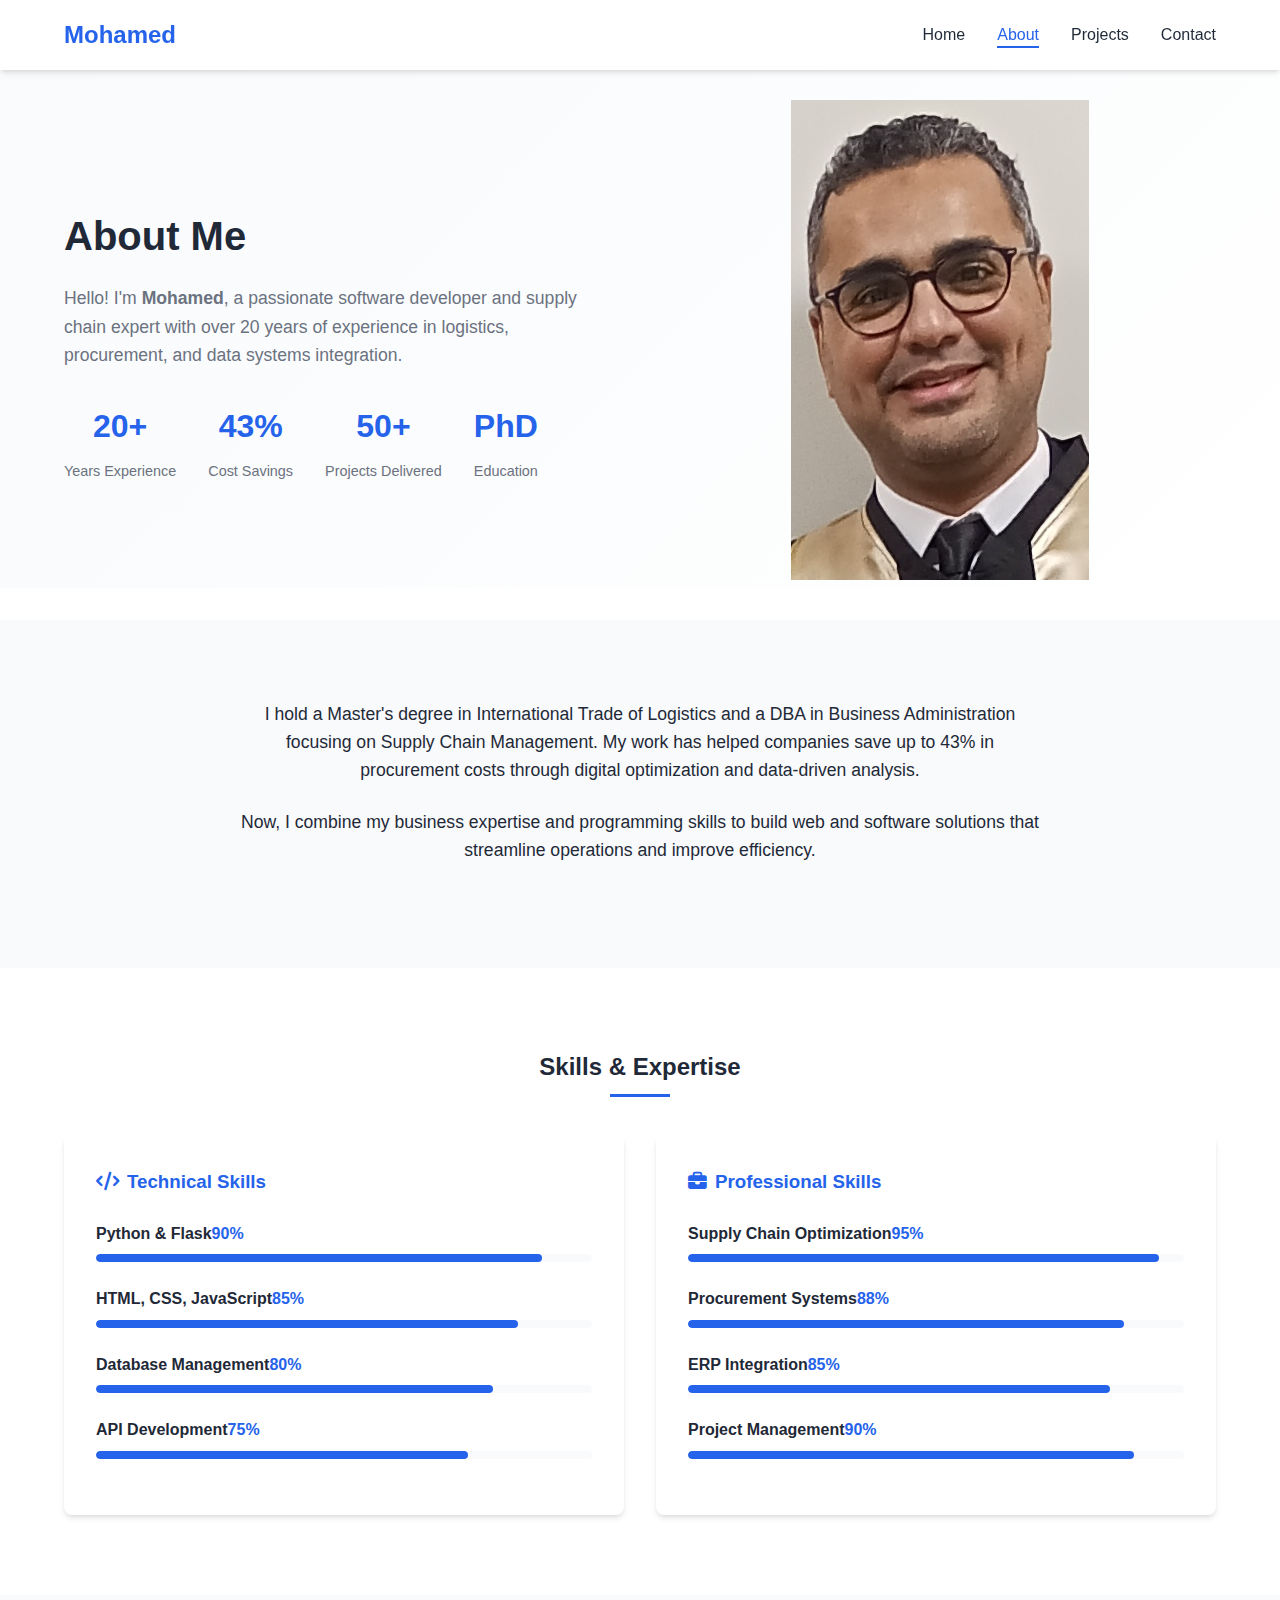
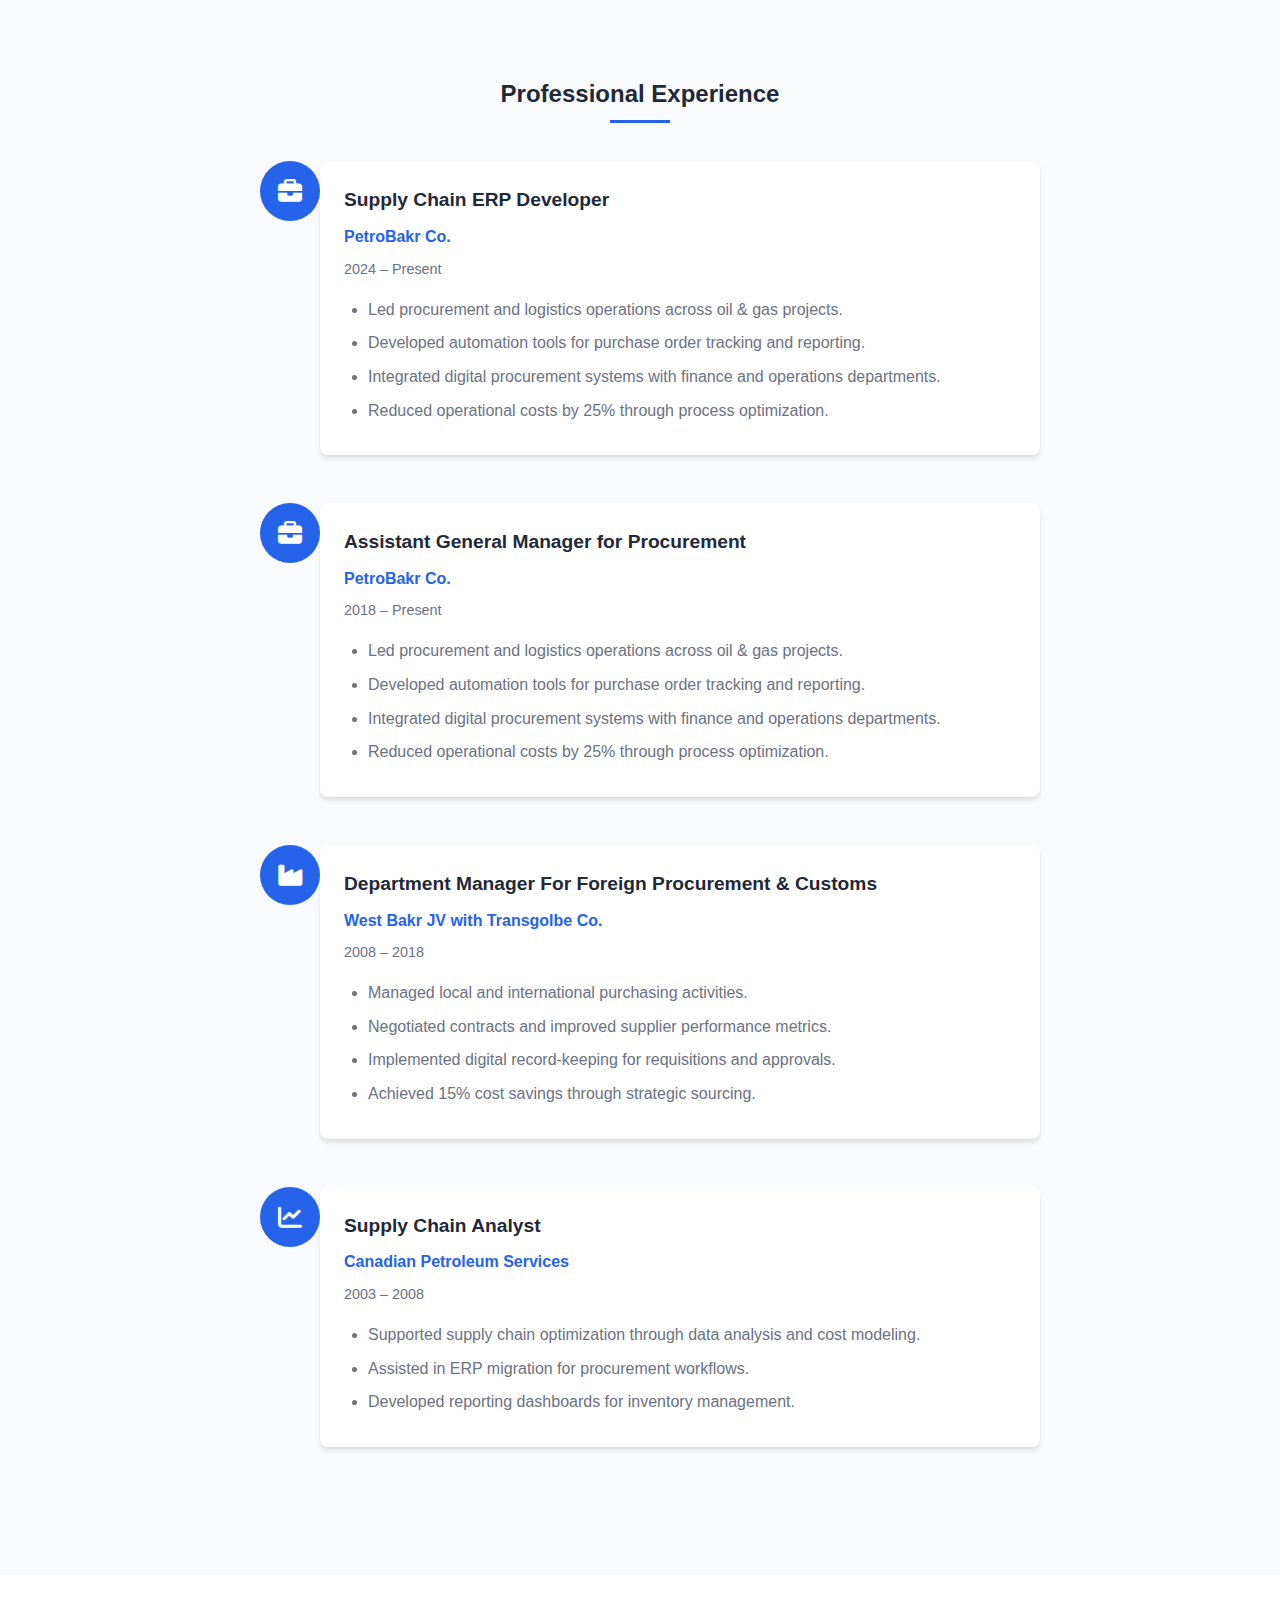
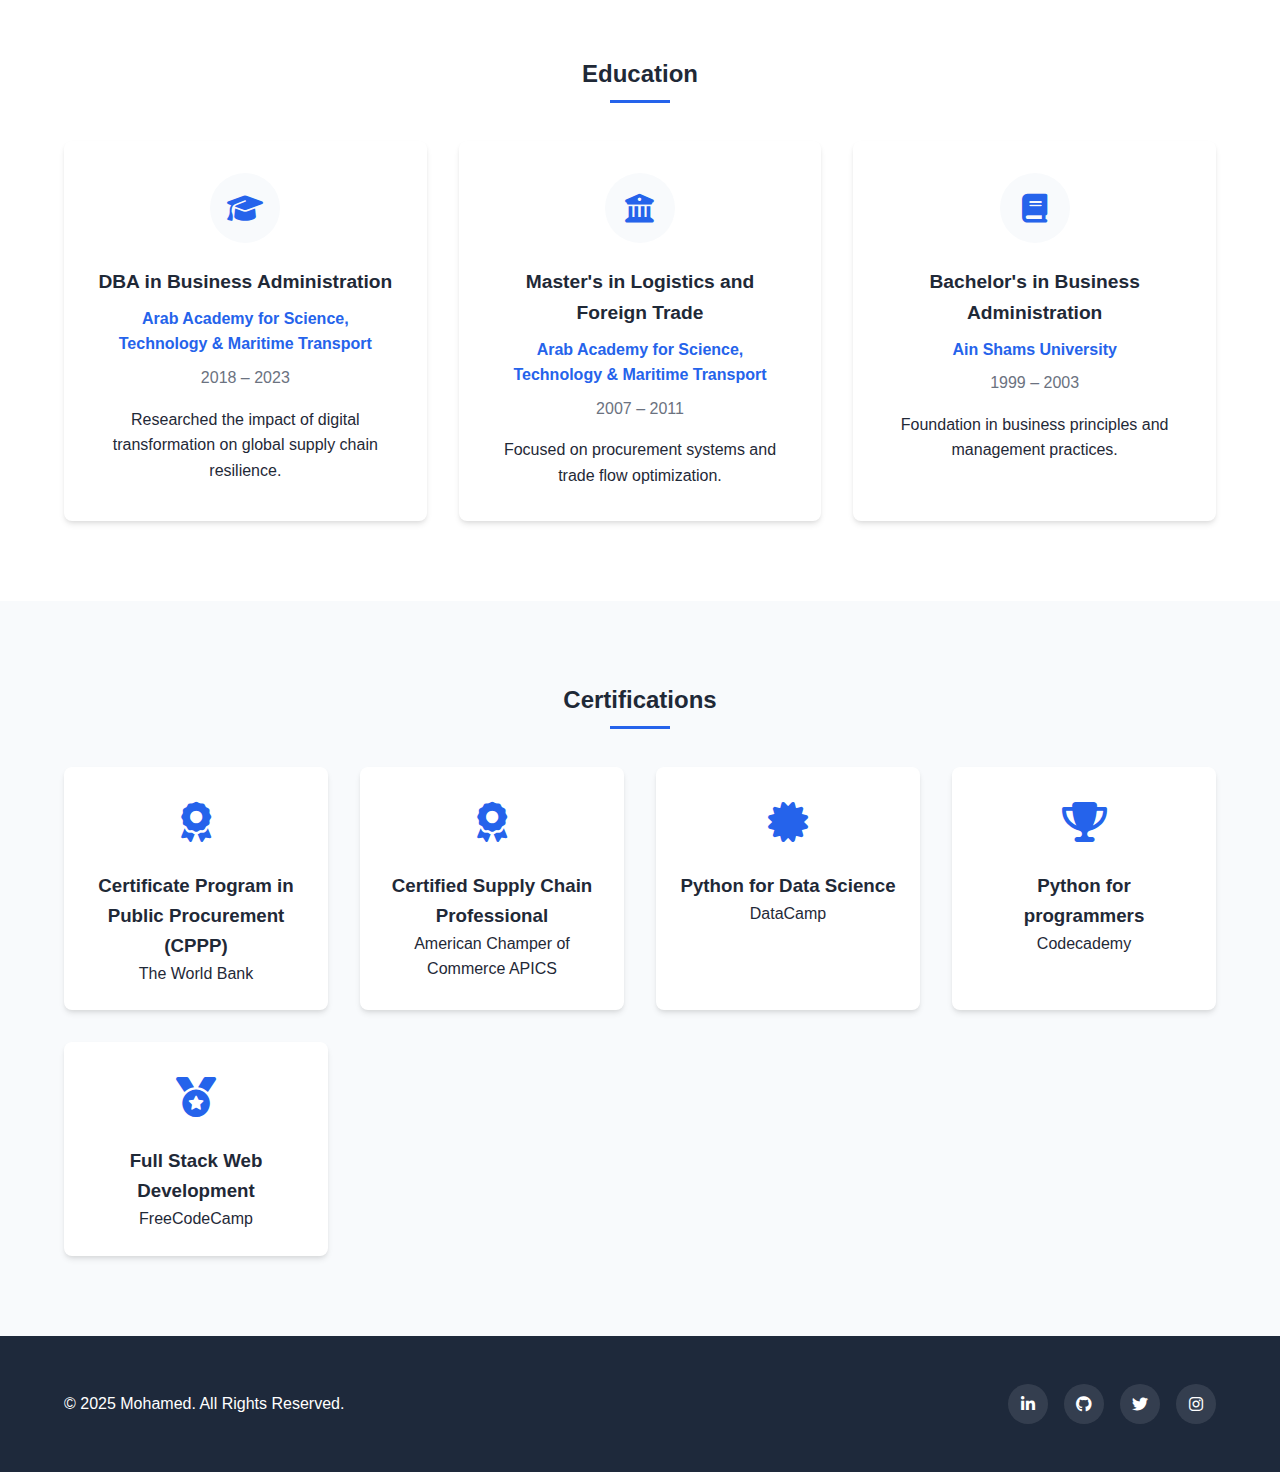
<file: portfolio/about.html>
<!DOCTYPE html>
<html lang="en">

<head>
  <meta charset="UTF-8">
  <meta name="viewport" content="width=device-width, initial-scale=1.0">
  <title>About -Dr. Mohamed Hammam's Portfolio</title>
  <link rel="stylesheet" href="https://cdnjs.cloudflare.com/ajax/libs/font-awesome/6.4.0/css/all.min.css">
  <style>
    /* Variables and Basics */
    :root {
      --primary-color: #2563eb;
      --secondary-color: #1e40af;
      --accent-color: #3b82f6;
      --text-color: #1f2937;
      --light-text: #6b7280;
      --bg-color: #ffffff;
      --light-bg: #f8fafc;
      --dark-bg: #1e293b;
      --border-radius: 8px;
      --box-shadow: 0 4px 6px -1px rgba(0, 0, 0, 0.1), 0 2px 4px -1px rgba(0, 0, 0, 0.06);
      --transition: all 0.3s ease;
    }

    * {
      margin: 0;
      padding: 0;
      box-sizing: border-box;
    }

    html {
      scroll-behavior: smooth;
    }

    body {
      font-family: 'Segoe UI', Tahoma, Geneva, Verdana, sans-serif;
      line-height: 1.6;
      color: var(--text-color);
      background-color: var(--bg-color);
    }

    a {
      text-decoration: none;
      color: inherit;
    }

    ul {
      list-style: none;
    }

    .container {
      width: 90%;
      max-width: 1200px;
      margin: 0 auto;
    }

    .section {
      padding: 5rem 0;
    }

    .section-title {
      text-align: center;
      margin-bottom: 3rem;
      position: relative;
    }

    .section-title::after {
      content: '';
      position: absolute;
      bottom: -10px;
      left: 50%;
      transform: translateX(-50%);
      width: 60px;
      height: 3px;
      background-color: var(--primary-color);
    }

    .btn {
      display: inline-block;
      padding: 0.8rem 1.5rem;
      background-color: var(--primary-color);
      color: white;
      border-radius: var(--border-radius);
      font-weight: 600;
      transition: var(--transition);
      border: none;
      cursor: pointer;
    }

    .btn:hover {
      background-color: var(--secondary-color);
      transform: translateY(-2px);
      box-shadow: var(--box-shadow);
    }

    .btn-outline {
      background-color: transparent;
      border: 2px solid var(--primary-color);
      color: var(--primary-color);
    }

    .btn-outline:hover {
      background-color: var(--primary-color);
      color: white;
    }

    /* Header */
    header {
      background-color: var(--bg-color);
      box-shadow: var(--box-shadow);
      position: fixed;
      width: 100%;
      top: 0;
      z-index: 1000;
    }

    nav {
      display: flex;
      justify-content: space-between;
      align-items: center;
      padding: 1rem 0;
    }

    .logo {
      font-size: 1.5rem;
      font-weight: 700;
      color: var(--primary-color);
    }

    .nav-links {
      display: flex;
      gap: 2rem;
    }

    .nav-links a {
      font-weight: 500;
      transition: var(--transition);
      position: relative;
    }

    .nav-links a:hover,
    .nav-links a.active {
      color: var(--primary-color);
    }

    .nav-links a::after {
      content: '';
      position: absolute;
      bottom: -5px;
      left: 0;
      width: 0;
      height: 2px;
      background-color: var(--primary-color);
      transition: var(--transition);
    }

    .nav-links a:hover::after,
    .nav-links a.active::after {
      width: 100%;
    }

    .hamburger {
      display: none;
      cursor: pointer;
      font-size: 1.5rem;
    }

    /* About Hero */
    .about-hero {
      min-height: 60vh;
      display: flex;
      align-items: center;
      background: linear-gradient(135deg, var(--light-bg) 0%, var(--bg-color) 100%);
      padding-top: 100px;
      margin-bottom: 2rem;
    }

    .about-hero-content {
      display: flex;
      align-items: center;
      justify-content: space-between;
      gap: 3rem;
    }

    .about-hero-text {
      flex: 1;
    }

    .about-hero-image {
      flex: 1;
      text-align: center;
    }

    .profile-img-large {
      width: 100%;
      max-width: 400px;
      border-radius: var(--border-radius);
      box-shadow: var(--box-shadow);
    }

    .about-hero h1 {
      font-size: 2.5rem;
      margin-bottom: 1rem;
    }

    .about-hero p {
      font-size: 1.1rem;
      color: var(--light-text);
      margin-bottom: 2rem;
    }

    .hero-stats {
      display: flex;
      flex-wrap: wrap;
      gap: 2rem;
      margin-top: 2rem;
    }

    .stat-item {
      text-align: center;
    }

    .stat-number {
      font-size: 2rem;
      font-weight: 700;
      color: var(--primary-color);
      margin-bottom: 0.5rem;
    }

    .stat-label {
      font-size: 0.9rem;
      color: var(--light-text);
    }

    /* About Intro */
    .about-intro {
      background-color: var(--light-bg);
    }

    .intro-content {
      max-width: 800px;
      margin: 0 auto;
      text-align: center;
    }

    .intro-content p {
      font-size: 1.1rem;
      margin-bottom: 1.5rem;
    }

    /* Skills Section */
    .skills-container {
      display: grid;
      grid-template-columns: repeat(auto-fit, minmax(300px, 1fr));
      gap: 2rem;
    }

    .skill-category {
      background-color: var(--bg-color);
      padding: 2rem;
      border-radius: var(--border-radius);
      box-shadow: var(--box-shadow);
    }

    .skill-category h3 {
      margin-bottom: 1.5rem;
      display: flex;
      align-items: center;
      gap: 0.5rem;
      color: var(--primary-color);
    }

    .skill-item {
      margin-bottom: 1.5rem;
    }

    .skill-header {
      display: flex;
      justify-content: between;
      margin-bottom: 0.5rem;
    }

    .skill-name {
      font-weight: 600;
    }

    .skill-percentage {
      color: var(--primary-color);
      font-weight: 600;
    }

    .progress-bar {
      height: 8px;
      background-color: var(--light-bg);
      border-radius: 4px;
      overflow: hidden;
    }

    .progress {
      height: 100%;
      background-color: var(--primary-color);
      border-radius: 4px;
      transition: width 1s ease-in-out;
    }

    /* Experience Section */
    .experience-timeline {
      position: relative;
      max-width: 800px;
      margin: 0 auto;
    }

    .experience-timeline::before {
      content: '';
      position: absolute;
      left: 30px;
      top: 0;
      bottom: 0;
      width: 2px;
      background-color: var(--light-bg);
    }

    .experience-item {
      position: relative;
      margin-bottom: 3rem;
      padding-left: 80px;
    }

    .experience-icon {
      position: absolute;
      left: 20px;
      top: 0;
      width: 60px;
      height: 60px;
      background-color: var(--primary-color);
      color: white;
      border-radius: 50%;
      display: flex;
      align-items: center;
      justify-content: center;
      font-size: 1.5rem;
    }

    .experience-content {
      background-color: var(--bg-color);
      padding: 1.5rem;
      border-radius: var(--border-radius);
      box-shadow: var(--box-shadow);
    }

    .experience-title {
      font-size: 1.2rem;
      margin-bottom: 0.5rem;
    }

    .company {
      color: var(--primary-color);
      font-weight: 600;
      margin-bottom: 0.5rem;
    }

    .duration {
      color: var(--light-text);
      font-size: 0.9rem;
      margin-bottom: 1rem;
    }

    .experience-content ul {
      padding-left: 1.5rem;
    }

    .experience-content li {
      list-style-type: disc;
      margin-bottom: 0.5rem;
      color: var(--light-text);
    }

    /* Education Section */
    .education-container {
      display: grid;
      grid-template-columns: repeat(auto-fit, minmax(300px, 1fr));
      gap: 2rem;
    }

    .education-card {
      background-color: var(--bg-color);
      padding: 2rem;
      border-radius: var(--border-radius);
      box-shadow: var(--box-shadow);
      text-align: center;
      transition: var(--transition);
    }

    .education-card:hover {
      transform: translateY(-5px);
    }

    .education-icon {
      width: 70px;
      height: 70px;
      background-color: var(--light-bg);
      border-radius: 50%;
      display: flex;
      align-items: center;
      justify-content: center;
      margin: 0 auto 1.5rem;
      color: var(--primary-color);
      font-size: 1.8rem;
    }

    .education-title {
      font-size: 1.2rem;
      margin-bottom: 0.5rem;
    }

    .school {
      color: var(--primary-color);
      font-weight: 600;
      margin-bottom: 0.5rem;
    }

    .year {
      color: var(--light-text);
      margin-bottom: 1rem;
    }

    /* Certifications Section */
    .certifications {
      background-color: var(--light-bg);
    }

    .certifications-grid {
      display: grid;
      grid-template-columns: repeat(auto-fit, minmax(250px, 1fr));
      gap: 2rem;
    }

    .certification-card {
      background-color: var(--bg-color);
      padding: 1.5rem;
      border-radius: var(--border-radius);
      box-shadow: var(--box-shadow);
      text-align: center;
      transition: var(--transition);
    }

    .certification-card:hover {
      transform: translateY(-5px);
    }

    .certification-icon {
      font-size: 2.5rem;
      color: var(--primary-color);
      margin-bottom: 1rem;
    }

    /* Footer */
    footer {
      background-color: var(--dark-bg);
      color: white;
      padding: 3rem 0;
    }

    .footer-content {
      display: flex;
      justify-content: space-between;
      align-items: center;
    }

    .social-links {
      display: flex;
      gap: 1rem;
    }

    .social-link {
      width: 40px;
      height: 40px;
      background-color: rgba(255, 255, 255, 0.1);
      border-radius: 50%;
      display: flex;
      align-items: center;
      justify-content: center;
      transition: var(--transition);
    }

    .social-link:hover {
      background-color: var(--primary-color);
      transform: translateY(-3px);
    }

    /* Responsive Design */
    @media (max-width: 992px) {
      .about-hero-content {
        flex-direction: column;
      }

      .about-hero-image {
        order: -1;
      }
    }

    @media (max-width: 768px) {
      .nav-links {
        position: fixed;
        top: 70px;
        right: -100%;
        flex-direction: column;
        background-color: var(--bg-color);
        width: 80%;
        height: calc(100vh - 70px);
        padding: 2rem;
        box-shadow: var(--box-shadow);
        transition: var(--transition);
      }

      .nav-links.active {
        right: 0;
      }

      .hamburger {
        display: block;
      }

      .about-hero h1 {
        font-size: 2rem;
      }

      .experience-timeline::before {
        left: 20px;
      }

      .experience-item {
        padding-left: 60px;
      }

      .experience-icon {
        left: 10px;
        width: 50px;
        height: 50px;
        font-size: 1.2rem;
      }

      .footer-content {
        flex-direction: column;
        gap: 1.5rem;
        text-align: center;
      }
    }

    @media (max-width: 576px) {
      .section {
        padding: 3rem 0;
      }

      .hero-stats {
        gap: 1rem;
      }

      .stat-number {
        font-size: 1.5rem;
      }

      .skills-container,
      .education-container,
      .certifications-grid {
        grid-template-columns: 1fr;
      }
    }
  </style>
</head>

<body>
  <!-- Header -->
  <header>
    <div class="container">
      <nav>
        <a href="index.html" class="logo">Mohamed</a>
        <ul class="nav-links">
          <li><a href="index.html">Home</a></li>
          <li><a href="about.html" class="active">About</a></li>
          <li><a href="projects.html">Projects</a></li>
          <li><a href="contact.html">Contact</a></li>
        </ul>
        <div class="hamburger">
          <i class="fas fa-bars"></i>
        </div>
      </nav>
    </div>
  </header>

  <!-- About Hero -->
  <section class="about-hero">
    <div class="container">
      <div class="about-hero-content">
        <div class="about-hero-text">
          <h1>About Me</h1>
          <p>Hello! I'm <strong>Mohamed</strong>, a passionate software developer and supply chain expert with over 20
            years of experience in logistics, procurement, and data systems integration.</p>

          <div class="hero-stats">
            <div class="stat-item">
              <div class="stat-number">20+</div>
              <div class="stat-label">Years Experience</div>
            </div>
            <div class="stat-item">
              <div class="stat-number">43%</div>
              <div class="stat-label">Cost Savings</div>
            </div>
            <div class="stat-item">
              <div class="stat-number">50+</div>
              <div class="stat-label">Projects Delivered</div>
            </div>
            <div class="stat-item">
              <div class="stat-number">PhD</div>
              <div class="stat-label">Education</div>
            </div>
          </div>
        </div>
        <div class="about-hero-image">
          <img src="../assets/img/me.jpg" alt="Mohamed's Photo" class="profile-img">
        </div>
      </div>
    </div>
  </section>

  <!-- About Intro -->
  <section class="section about-intro">
    <div class="container">
      <div class="intro-content">
        <p>I hold a Master's degree in International Trade of Logistics and a DBA in Business Administration focusing on
          Supply Chain Management. My work has helped companies save up to 43% in procurement costs through digital
          optimization and data-driven analysis.</p>
        <p>Now, I combine my business expertise and programming skills to build web and software solutions that
          streamline operations and improve efficiency.</p>
      </div>
    </div>
  </section>

  <!-- Skills Section -->
  <section class="section">
    <div class="container">
      <h2 class="section-title">Skills & Expertise</h2>
      <div class="skills-container">
        <!-- Technical Skills -->
        <div class="skill-category">
          <h3><i class="fas fa-code"></i> Technical Skills</h3>

          <div class="skill-item">
            <div class="skill-header">
              <span class="skill-name">Python & Flask</span>
              <span class="skill-percentage">90%</span>
            </div>
            <div class="progress-bar">
              <div class="progress" style="width: 90%"></div>
            </div>
          </div>

          <div class="skill-item">
            <div class="skill-header">
              <span class="skill-name">HTML, CSS, JavaScript</span>
              <span class="skill-percentage">85%</span>
            </div>
            <div class="progress-bar">
              <div class="progress" style="width: 85%"></div>
            </div>
          </div>

          <div class="skill-item">
            <div class="skill-header">
              <span class="skill-name">Database Management</span>
              <span class="skill-percentage">80%</span>
            </div>
            <div class="progress-bar">
              <div class="progress" style="width: 80%"></div>
            </div>
          </div>

          <div class="skill-item">
            <div class="skill-header">
              <span class="skill-name">API Development</span>
              <span class="skill-percentage">75%</span>
            </div>
            <div class="progress-bar">
              <div class="progress" style="width: 75%"></div>
            </div>
          </div>
        </div>

        <!-- Professional Skills -->
        <div class="skill-category">
          <h3><i class="fas fa-briefcase"></i> Professional Skills</h3>

          <div class="skill-item">
            <div class="skill-header">
              <span class="skill-name">Supply Chain Optimization</span>
              <span class="skill-percentage">95%</span>
            </div>
            <div class="progress-bar">
              <div class="progress" style="width: 95%"></div>
            </div>
          </div>

          <div class="skill-item">
            <div class="skill-header">
              <span class="skill-name">Procurement Systems</span>
              <span class="skill-percentage">88%</span>
            </div>
            <div class="progress-bar">
              <div class="progress" style="width: 88%"></div>
            </div>
          </div>

          <div class="skill-item">
            <div class="skill-header">
              <span class="skill-name">ERP Integration</span>
              <span class="skill-percentage">85%</span>
            </div>
            <div class="progress-bar">
              <div class="progress" style="width: 85%"></div>
            </div>
          </div>

          <div class="skill-item">
            <div class="skill-header">
              <span class="skill-name">Project Management</span>
              <span class="skill-percentage">90%</span>
            </div>
            <div class="progress-bar">
              <div class="progress" style="width: 90%"></div>
            </div>
          </div>
        </div>
      </div>
    </div>
  </section>

  <!-- Experience Section -->
  <section class="section" style="background-color: var(--light-bg);">
    <div class="container">
      <h2 class="section-title">Professional Experience</h2>
      <div class="experience-timeline">

        <!-- Experience 1 -->
        <div class="experience-item">
          <div class="experience-icon">
            <i class="fas fa-briefcase"></i>
          </div>
          <div class="experience-content">
            <h3 class="experience-title">Supply Chain ERP Developer</h3>
            <p class="company">PetroBakr Co.</p>
            <p class="duration">2024 – Present</p>
            <ul>
              <li>Led procurement and logistics operations across oil & gas projects.</li>
              <li>Developed automation tools for purchase order tracking and reporting.</li>
              <li>Integrated digital procurement systems with finance and operations departments.</li>
              <li>Reduced operational costs by 25% through process optimization.</li>
            </ul>
          </div>
        </div>

        <div class="experience-item">
          <div class="experience-icon">
            <i class="fas fa-briefcase"></i>
          </div>
          <div class="experience-content">
            <h3 class="experience-title">Assistant General Manager for Procurement</h3>
            <p class="company">PetroBakr Co.</p>
            <p class="duration">2018 – Present</p>
            <ul>
              <li>Led procurement and logistics operations across oil & gas projects.</li>
              <li>Developed automation tools for purchase order tracking and reporting.</li>
              <li>Integrated digital procurement systems with finance and operations departments.</li>
              <li>Reduced operational costs by 25% through process optimization.</li>
            </ul>
          </div>
        </div>

        <!-- Experience 2 -->
        <div class="experience-item">
          <div class="experience-icon">
            <i class="fas fa-industry"></i>
          </div>
          <div class="experience-content">
            <h3 class="experience-title"> Department Manager For Foreign Procurement & Customs</h3>
            <p class="company">West Bakr JV with Transgolbe Co. </p>
            <p class="duration">2008 – 2018</p>
            <ul>
              <li>Managed local and international purchasing activities.</li>
              <li>Negotiated contracts and improved supplier performance metrics.</li>
              <li>Implemented digital record-keeping for requisitions and approvals.</li>
              <li>Achieved 15% cost savings through strategic sourcing.</li>
            </ul>
          </div>
        </div>

        <!-- Experience 3 -->
        <div class="experience-item">
          <div class="experience-icon">
            <i class="fas fa-chart-line"></i>
          </div>
          <div class="experience-content">
            <h3 class="experience-title">Supply Chain Analyst</h3>
            <p class="company">Canadian Petroleum Services</p>
            <p class="duration">2003 – 2008</p>
            <ul>
              <li>Supported supply chain optimization through data analysis and cost modeling.</li>
              <li>Assisted in ERP migration for procurement workflows.</li>
              <li>Developed reporting dashboards for inventory management.</li>
            </ul>
          </div>
        </div>
      </div>
    </div>
  </section>

  <!-- Education Section -->
  <section class="section">
    <div class="container">
      <h2 class="section-title">Education</h2>
      <div class="education-container">

        <!-- Education 1 -->
        <div class="education-card">
          <div class="education-icon">
            <i class="fas fa-graduation-cap"></i>
          </div>
          <h3 class="education-title">DBA in Business Administration</h3>
          <p class="school">Arab Academy for Science, Technology & Maritime Transport</p>
          <p class="year">2018 – 2023</p>
          <p>Researched the impact of digital transformation on global supply chain resilience.</p>
        </div>

        <!-- Education 2 -->
        <div class="education-card">
          <div class="education-icon">
            <i class="fas fa-university"></i>
          </div>
          <h3 class="education-title">Master's in Logistics and Foreign Trade</h3>
          <p class="school">Arab Academy for Science, Technology & Maritime Transport</p>
          <p class="year">2007 – 2011</p>
          <p>Focused on procurement systems and trade flow optimization.</p>
        </div>

        <!-- Education 3 -->
        <div class="education-card">
          <div class="education-icon">
            <i class="fas fa-book"></i>
          </div>
          <h3 class="education-title">Bachelor's in Business Administration</h3>
          <p class="school">Ain Shams University</p>
          <p class="year">1999 – 2003</p>
          <p>Foundation in business principles and management practices.</p>
        </div>
      </div>
    </div>
  </section>

  <!-- Certifications Section -->
  <section class="section certifications">
    <div class="container">
      <h2 class="section-title">Certifications</h2>
      <div class="certifications-grid">

        <!-- Certification 1 -->
        <div class="certification-card">
          <div class="certification-icon">
            <i class="fas fa-award"></i>
          </div>
          <h3>Certificate Program in Public Procurement (CPPP)</h3>
          <p> The World Bank</p>
        </div>

        <!-- Certification 1 -->
        <div class="certification-card">
          <div class="certification-icon">
            <i class="fas fa-award"></i>
          </div>
          <h3>Certified Supply Chain Professional</h3>
          <p>American Champer of Commerce APICS</p>
        </div>

        <!-- Certification 2 -->
        <div class="certification-card">
          <div class="certification-icon">
            <i class="fas fa-certificate"></i>
          </div>
          <h3>Python for Data Science</h3>
          <p>DataCamp</p>
        </div>

        <!-- Certification 3 -->
        <div class="certification-card">
          <div class="certification-icon">
            <i class="fas fa-trophy"></i>
          </div>
          <h3>Python for programmers</h3>
          <p> Codecademy</p>
        </div>

        <!-- Certification 4 -->
        <div class="certification-card">
          <div class="certification-icon">
            <i class="fas fa-medal"></i>
          </div>
          <h3>Full Stack Web Development</h3>
          <p>FreeCodeCamp</p>
        </div>
      </div>
    </div>
  </section>

  <!-- Footer -->
  <footer>
    <div class="container">
      <div class="footer-content">
        <p>© 2025 Mohamed. All Rights Reserved.</p>
        <div class="social-links">
          <a href="#" class="social-link"><i class="fab fa-linkedin-in"></i></a>
          <a href="#" class="social-link"><i class="fab fa-github"></i></a>
          <a href="#" class="social-link"><i class="fab fa-twitter"></i></a>
          <a href="#" class="social-link"><i class="fab fa-instagram"></i></a>
        </div>
      </div>
    </div>
  </footer>

  <script>
    // Mobile menu toggle
    const hamburger = document.querySelector('.hamburger');
    const navLinks = document.querySelector('.nav-links');

    hamburger.addEventListener('click', () => {
      navLinks.classList.toggle('active');
    });

    // Close menu when clicking on a link
    document.querySelectorAll('.nav-links a').forEach(link => {
      link.addEventListener('click', () => {
        navLinks.classList.remove('active');
      });
    });

    // Animate progress bars when they come into view
    const observerOptions = {
      threshold: 0.5
    };

    const observer = new IntersectionObserver((entries) => {
      entries.forEach(entry => {
        if (entry.isIntersecting) {
          const progressBars = entry.target.querySelectorAll('.progress');
          progressBars.forEach(bar => {
            const width = bar.style.width;
            bar.style.width = '0';
            setTimeout(() => {
              bar.style.width = width;
            }, 300);
          });
        }
      });
    }, observerOptions);

    // Observe skills section
    const skillsSection = document.querySelector('.skills-container');
    if (skillsSection) {
      observer.observe(skillsSection);
    }

    // Header shadow on scroll
    window.addEventListener('scroll', () => {
      const header = document.querySelector('header');
      if (window.scrollY > 100) {
        header.style.boxShadow = '0 4px 6px -1px rgba(0, 0, 0, 0.1), 0 2px 4px -1px rgba(0, 0, 0, 0.06)';
      } else {
        header.style.boxShadow = 'none';
      }
    });
  </script>
</body>

</html>
</file>
